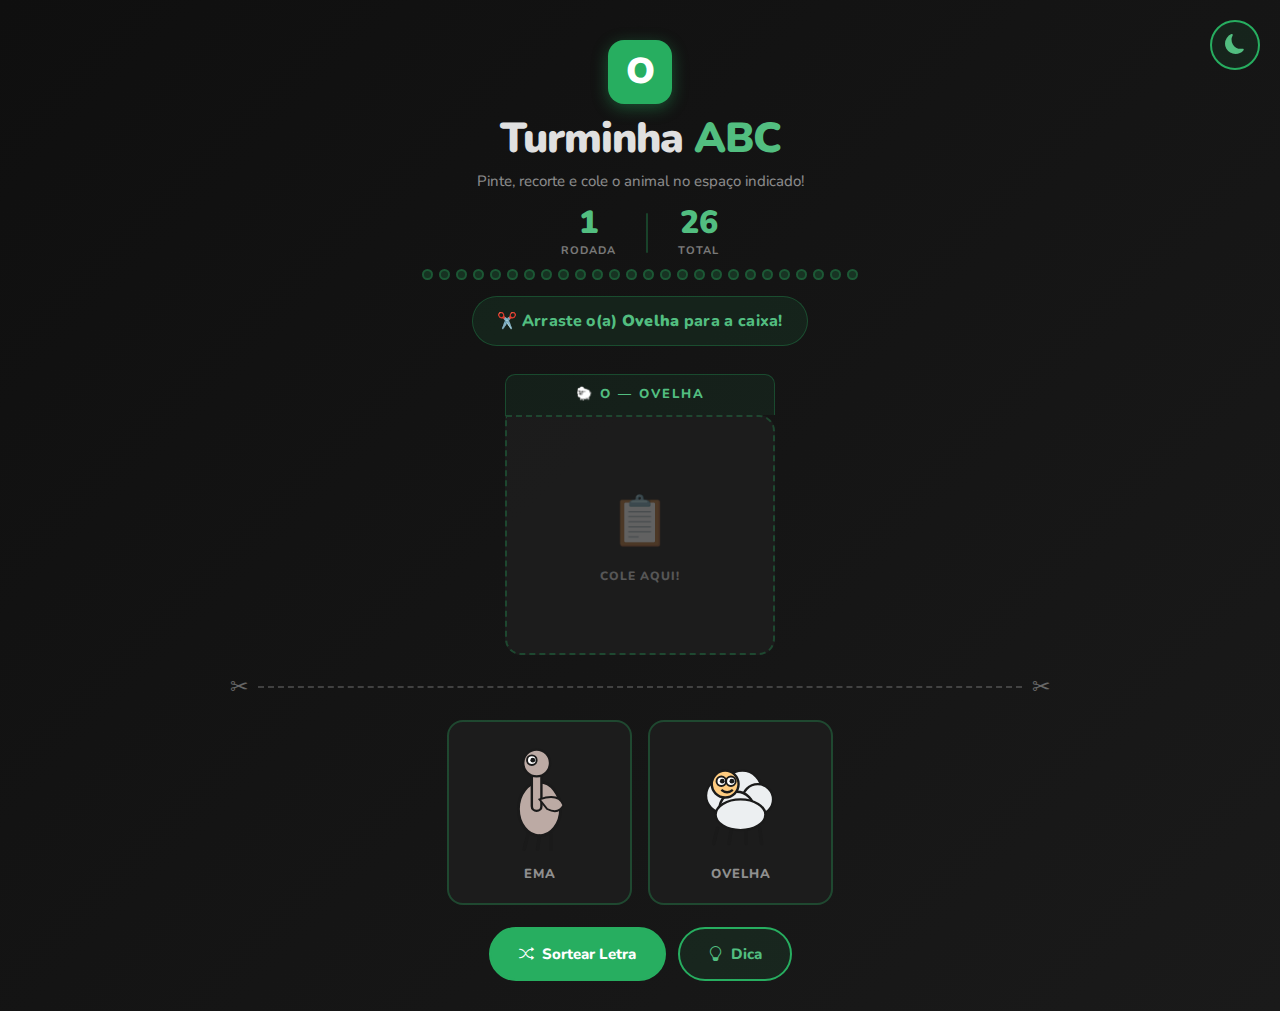
<file: acdario.html>
<!DOCTYPE html>
<html lang="pt-BR">
<head>
  <meta charset="UTF-8" />
  <meta name="viewport" content="width=device-width, initial-scale=1.0, user-scalable=no" />
  <title>Turminha ABC — Recorte e Cole</title>
  <link href="https://cdn.jsdelivr.net/npm/bootstrap@5.3.0/dist/css/bootstrap.min.css" rel="stylesheet" />
  <link rel="stylesheet" href="https://cdn.jsdelivr.net/npm/bootstrap-icons@1.10.0/font/bootstrap-icons.css" />
  <style>
    @import url('https://fonts.googleapis.com/css2?family=Nunito:wght@400;700;800;900&display=swap');

    :root {
      --primary-green:#27AE60; --primary-green-dark:#1E8449; --primary-green-light:#52BE80;
      --dark-card:#1A1A1A; --dark-text:#E0E0E0; --light-card:#FFFFFF; --light-text:#212529;
      --border-color:rgba(39,174,96,.3); --hint-gold:#F0B429;
    }
    *,*::before,*::after{margin:0;padding:0;box-sizing:border-box}

    body{font-family:'Nunito','Segoe UI',sans-serif;min-height:100vh;
      transition:background .4s,color .4s;user-select:none;overflow-x:hidden;touch-action:pan-y}
    body.dark-mode{background:linear-gradient(135deg,#0F0F0F,#1A1A1A);color:var(--dark-text)}
    body.light-mode{background:linear-gradient(135deg,#E8F8F5,#D5F4E6);color:var(--light-text)}

    /* ── Theme ── */
    .theme-toggle{position:fixed;top:20px;right:20px;z-index:1000}
    .btn-theme{width:50px;height:50px;border-radius:50%;border:2px solid var(--primary-green);
      background:rgba(39,174,96,.1);cursor:pointer;font-size:20px;display:flex;
      align-items:center;justify-content:center;transition:all .3s;color:var(--primary-green-light)}
    .btn-theme:hover{transform:scale(1.1);box-shadow:0 5px 15px rgba(39,174,96,.3)}

    /* ── Header ── */
    .game-header{text-align:center;padding:40px 20px 10px}
    .game-title{font-size:42px;font-weight:900;letter-spacing:-1px;margin-bottom:6px}
    .game-title .highlight{color:var(--primary-green-light)}
    .dark-mode  .game-title{color:var(--dark-text)}
    .light-mode .game-title{color:var(--primary-green-dark)}
    .game-subtitle{font-size:15px;opacity:.6;margin-bottom:14px}

    /* Letra badge */
    .letra-badge{display:inline-flex;align-items:center;justify-content:center;
      width:64px;height:64px;border-radius:16px;font-size:36px;font-weight:900;
      background:var(--primary-green);color:#fff;
      box-shadow:0 4px 16px rgba(39,174,96,.4);margin-bottom:10px;
      transition:all .4s cubic-bezier(.34,1.56,.64,1)}

    /* ── Score bar ── */
    .score-bar{display:flex;justify-content:center;align-items:center;gap:30px;margin-bottom:10px}
    .score-item{display:flex;flex-direction:column;align-items:center;gap:4px}
    .score-value{font-size:32px;font-weight:900;color:var(--primary-green-light);line-height:1}
    .score-label{font-size:11px;text-transform:uppercase;letter-spacing:1px;opacity:.5;font-weight:700}
    .score-divider{width:2px;height:40px;background:var(--border-color);border-radius:2px}

    /* ── Progress dots ── */
    .progress-dots{display:flex;justify-content:center;gap:6px;margin:4px 0 16px;flex-wrap:wrap}
    .dot{width:11px;height:11px;border-radius:50%;transition:all .4s}
    .dark-mode  .dot{background:rgba(39,174,96,.2);border:2px solid var(--border-color)}
    .light-mode .dot{background:rgba(39,174,96,.15);border:2px solid rgba(39,174,96,.3)}
    .dot.filled{background:var(--primary-green-light)!important;border-color:var(--primary-green)!important;transform:scale(1.2)}

    /* ── Instruction bar ── */
    .instruction-bar{text-align:center;font-size:16px;font-weight:800;
      padding:12px 24px;border-radius:50px;margin:0 auto 18px;max-width:540px;
      transition:all .4s;letter-spacing:.3px;display:inline-block}
    .dark-mode  .instruction-bar{background:rgba(39,174,96,.1);border:1.5px solid var(--border-color);color:var(--primary-green-light)}
    .light-mode .instruction-bar{background:rgba(39,174,96,.08);border:1.5px solid rgba(39,174,96,.25);color:var(--primary-green-dark)}
    .instruction-bar.hint-mode{background:rgba(255,200,50,.12)!important;border-color:rgba(255,200,50,.5)!important;
      color:#E6A817!important;animation:hintBarPulse 1.3s ease infinite}
    @keyframes hintBarPulse{0%,100%{box-shadow:0 0 0 0 rgba(255,200,50,0)}50%{box-shadow:0 0 0 6px rgba(255,200,50,.12)}}
    .instruction-bar.success-mode{background:rgba(39,174,96,.15)!important;border-color:var(--primary-green)!important;color:var(--primary-green-light)!important}
    .instr-wrap{text-align:center}

    /* ── Game container ── */
    .game-container{max-width:860px;margin:0 auto;padding:0 20px 30px}

    /* Cut line */
    .cut-line{display:flex;align-items:center;gap:10px;padding:8px 0;margin:8px 0}
    .cut-scissor{font-size:22px;opacity:.4}
    .cut-dash{flex:1;height:0;border-top:2px dashed;opacity:.22}
    .dark-mode  .cut-dash{border-color:var(--dark-text)}
    .light-mode .cut-dash{border-color:var(--light-text)}

    /* Drop section */
    .drop-section{display:flex;flex-direction:column;align-items:center;gap:0;margin-bottom:4px}
    .drop-label{font-size:13px;font-weight:800;text-transform:uppercase;letter-spacing:2px;
      padding:10px 24px;border-radius:10px 10px 0 0;color:var(--primary-green-light);
      width:270px;text-align:center;transition:all .4s}
    .dark-mode  .drop-label{background:rgba(39,174,96,.08);border:1px solid var(--border-color);border-bottom:none}
    .light-mode .drop-label{background:rgba(39,174,96,.10);border:1px solid rgba(39,174,96,.2);border-bottom:none}

    .drop-box{width:270px;height:240px;border-radius:0 16px 16px 16px;
      display:flex;align-items:center;justify-content:center;position:relative;
      transition:all .3s cubic-bezier(.34,1.56,.64,1);border:2px dashed transparent}
    .dark-mode  .drop-box{background:rgba(30,30,30,.8);border-color:var(--border-color)}
    .light-mode .drop-box{background:#FFF;border-color:rgba(0,0,0,.1);box-shadow:0 4px 15px rgba(0,0,0,.06)}

    .drop-box.over{border-color:var(--primary-green-light)!important;border-style:solid!important;
      background:rgba(39,174,96,.08)!important;
      box-shadow:0 0 0 3px rgba(39,174,96,.2),0 8px 30px rgba(39,174,96,.2)!important;transform:scale(1.02)}
    .drop-box.correct{border-color:var(--primary-green)!important;border-style:solid!important;
      background:rgba(39,174,96,.18)!important;box-shadow:0 8px 30px rgba(39,174,96,.25)!important;
      pointer-events:none;animation:correctPop .55s cubic-bezier(.34,1.56,.64,1)}
    @keyframes correctPop{0%{transform:scale(1)}40%{transform:scale(1.08)}70%{transform:scale(.97)}100%{transform:scale(1)}}

    .drop-placeholder{display:flex;flex-direction:column;align-items:center;gap:10px;
      opacity:.3;pointer-events:none;transition:opacity .3s}
    .drop-box.correct .drop-placeholder{display:none}
    .drop-placeholder-icon{font-size:48px}
    .drop-placeholder-text{font-size:12px;font-weight:800;text-transform:uppercase;letter-spacing:1px}

    .match-badge{position:absolute;top:10px;right:10px;width:28px;height:28px;border-radius:50%;
      display:none;align-items:center;justify-content:center;font-size:15px;font-weight:900;
      background:var(--primary-green);color:white;box-shadow:0 2px 8px rgba(39,174,96,.4)}
    .drop-box.correct .match-badge{display:flex;animation:badgePop .4s cubic-bezier(.34,1.56,.64,1)}
    @keyframes badgePop{from{transform:scale(0)}to{transform:scale(1)}}

    /* ── Option cards ── */
    .opcoes-wrap{display:flex;flex-wrap:wrap;gap:16px;justify-content:center;margin-top:4px}

    .opcao-card{border-radius:16px;padding:18px;display:flex;flex-direction:column;
      align-items:center;justify-content:center;gap:10px;cursor:grab;position:relative;
      width:185px;min-height:185px;transition:all .3s cubic-bezier(.34,1.56,.64,1);
      border:2px solid transparent;animation:cardIn .4s ease-out both;touch-action:none}
    .opcao-card:active{cursor:grabbing}
    @keyframes cardIn{from{opacity:0;transform:translateY(20px) scale(.95)}to{opacity:1;transform:translateY(0) scale(1)}}
    .dark-mode  .opcao-card{background:rgba(30,30,30,.8);border-color:var(--border-color)}
    .light-mode .opcao-card{background:#FFF;border-color:rgba(0,0,0,.08);box-shadow:0 4px 15px rgba(0,0,0,.06)}
    .opcao-card:hover:not(.usada){transform:translateY(-4px) scale(1.02)}
    .dark-mode  .opcao-card:hover:not(.usada){border-color:var(--primary-green-light);background:rgba(39,174,96,.08);box-shadow:0 8px 25px rgba(39,174,96,.15)}
    .light-mode .opcao-card:hover:not(.usada){border-color:var(--primary-green);box-shadow:0 8px 25px rgba(39,174,96,.2)}
    .opcao-card.dragging-active{opacity:.3;transform:scale(.95);border-color:var(--primary-green-light)!important}
    .opcao-card.usada{opacity:.35;pointer-events:none;filter:grayscale(.6)}
    .opcao-card.hint-glow{border-color:var(--hint-gold)!important;background:rgba(240,180,41,.1)!important;
      box-shadow:0 0 0 3px rgba(240,180,41,.22),0 8px 24px rgba(240,180,41,.18)!important;
      animation:hintCardPulse 1.3s ease infinite!important}
    @keyframes hintCardPulse{0%,100%{transform:scale(1)}50%{transform:scale(1.04)}}

    .opcao-card svg{width:115px;height:115px;pointer-events:none}
    .opcao-nome{font-size:13px;font-weight:800;text-transform:uppercase;letter-spacing:1px;pointer-events:none}
    .dark-mode  .opcao-nome{color:rgba(224,224,224,.6)}
    .light-mode .opcao-nome{color:rgba(33,37,41,.5)}

    /* Ghost */
    #drag-ghost{position:fixed;pointer-events:none;z-index:9999;opacity:.82;
      transform:translate(-50%,-50%) rotate(5deg) scale(1.08);display:none}
    #drag-ghost svg{width:100px;height:100px}

    /* ── Buttons ── */
    .game-actions{display:flex;justify-content:center;gap:12px;margin-top:22px;flex-wrap:wrap}
    .btn-game{padding:14px 28px;border-radius:50px;border:2px solid var(--primary-green);
      font-size:15px;font-weight:800;cursor:pointer;transition:all .3s;
      font-family:'Nunito',sans-serif;display:flex;align-items:center;gap:8px}
    .btn-primary-game{background:var(--primary-green);color:white}
    .btn-primary-game:hover{background:var(--primary-green-dark);transform:translateY(-2px);box-shadow:0 8px 20px rgba(39,174,96,.35)}
    .dark-mode  .btn-secondary-game{background:rgba(39,174,96,.1);color:var(--primary-green-light)}
    .light-mode .btn-secondary-game{background:rgba(39,174,96,.08);color:var(--primary-green-dark)}
    .btn-secondary-game:hover{background:rgba(39,174,96,.2);transform:translateY(-2px)}

    /* ── Win overlay ── */
    .win-overlay{position:fixed;inset:0;background:rgba(0,0,0,.7);backdrop-filter:blur(8px);
      display:flex;align-items:center;justify-content:center;z-index:2000;
      opacity:0;pointer-events:none;transition:opacity .4s}
    .win-overlay.show{opacity:1;pointer-events:all}
    .win-modal{border-radius:24px;padding:50px 40px;text-align:center;max-width:420px;width:90%;
      border:2px solid var(--primary-green);box-shadow:0 20px 60px rgba(39,174,96,.3);
      transform:scale(.8);transition:transform .4s cubic-bezier(.34,1.56,.64,1)}
    .dark-mode  .win-modal{background:var(--dark-card)}
    .light-mode .win-modal{background:white}
    .win-overlay.show .win-modal{transform:scale(1)}
    .win-emoji{font-size:80px;display:block;margin-bottom:16px;animation:winBounce .8s cubic-bezier(.34,1.56,.64,1)}
    @keyframes winBounce{0%{transform:scale(0) rotate(-10deg)}60%{transform:scale(1.15) rotate(5deg)}100%{transform:scale(1) rotate(0)}}
    .win-title{font-size:34px;font-weight:900;color:var(--primary-green-light);margin-bottom:8px}
    .win-stats{font-size:16px;opacity:.7;margin-bottom:28px;line-height:1.6}
    .stars{font-size:40px;margin-bottom:12px;letter-spacing:6px}

    #confetti-canvas{position:fixed;inset:0;pointer-events:none;z-index:5000}

    /* ── Responsive ── */
    @media(max-width:560px){
      .game-title{font-size:28px}
      .drop-box,.drop-label{width:220px}
      .drop-box{height:200px}
      .opcao-card{width:150px;min-height:150px}
      .opcao-card svg{width:90px;height:90px}
      .instruction-bar{font-size:13px;padding:10px 16px}
    }
  </style>
</head>
<body class="dark-mode">
  <div class="theme-toggle"><button id="themeBtn" class="btn-theme"><i class="bi bi-moon-fill"></i></button></div>
  <div id="drag-ghost"></div>
  <canvas id="confetti-canvas"></canvas>

  <!-- Win Modal -->
  <div class="win-overlay" id="winOverlay">
    <div class="win-modal">
      <span class="win-emoji">🏆</span>
      <div class="stars">⭐⭐⭐</div>
      <div class="win-title">Incrível!</div>
      <div class="win-stats" id="winStats"></div>
      <button class="btn-game btn-primary-game" onclick="nextRound()" style="margin:0 auto 12px;display:flex">
        <i class="bi bi-arrow-right-circle"></i> Próxima Letra
      </button>
      <button class="btn-game btn-secondary-game" onclick="restartAll()" style="margin:0 auto;display:flex">
        <i class="bi bi-arrow-clockwise"></i> Reiniciar Tudo
      </button>
    </div>
  </div>

  <!-- Header -->
  <div class="game-header">
    <div class="letra-badge" id="letraBadge">A</div>
    <h1 class="game-title">Turminha <span class="highlight">ABC</span></h1>
    <p class="game-subtitle">Pinte, recorte e cole o animal no espaço indicado!</p>

    <div class="score-bar">
      <div class="score-item">
        <div class="score-value" id="scoreRodada">0</div>
        <div class="score-label">Rodada</div>
      </div>
      <div class="score-divider"></div>
      <div class="score-item">
        <div class="score-value" id="scoreTotal">26</div>
        <div class="score-label">Total</div>
      </div>
    </div>

    <div class="progress-dots" id="progressDots"></div>

    <div class="instr-wrap">
      <span class="instruction-bar" id="instrucaoBar">✂️ Carregando…</span>
    </div>
  </div>

  <!-- Game area -->
  <div class="game-container">
    <div class="drop-section">
      <div class="drop-label" id="dropLabel">🐝 A — Abelha</div>
      <div class="drop-box" id="dropBox"
           ondragover="onDragOver(event)" ondragleave="onDragLeave(event)" ondrop="onDrop(event)">
        <div class="drop-placeholder">
          <span class="drop-placeholder-icon">📋</span>
          <span class="drop-placeholder-text">Cole aqui!</span>
        </div>
        <div class="match-badge"><i class="bi bi-check2"></i></div>
      </div>
    </div>

    <div class="cut-line">
      <span class="cut-scissor">✂</span><div class="cut-dash"></div><span class="cut-scissor">✂</span>
    </div>

    <div class="opcoes-wrap" id="opcoesWrap"></div>

    <div class="game-actions">
      <button class="btn-game btn-primary-game" onclick="nextRound()">
        <i class="bi bi-shuffle"></i> Sortear Letra
      </button>
      <button class="btn-game btn-secondary-game" onclick="requestHint()">
        <i class="bi bi-lightbulb"></i> Dica
      </button>
    </div>
  </div>

<script>
// ════════════════════════════════════════════════
//  AUDIO
// ════════════════════════════════════════════════
let audioCtx=null;
function ensureAudio(){if(!audioCtx)audioCtx=new(window.AudioContext||window.webkitAudioContext)();if(audioCtx.state==='suspended')audioCtx.resume()}
function playTone(f,t,d,v,delay=0){try{ensureAudio();const o=audioCtx.createOscillator(),g=audioCtx.createGain();o.connect(g);g.connect(audioCtx.destination);o.type=t;o.frequency.setValueAtTime(f,audioCtx.currentTime+delay);g.gain.setValueAtTime(0,audioCtx.currentTime+delay);g.gain.linearRampToValueAtTime(v,audioCtx.currentTime+delay+.01);g.gain.exponentialRampToValueAtTime(.001,audioCtx.currentTime+delay+d);o.start(audioCtx.currentTime+delay);o.stop(audioCtx.currentTime+delay+d+.05)}catch(e){}}
function playSoundCorrect(){playTone(523.25,'sine',.28,.30,.00);playTone(659.25,'sine',.28,.30,.11);playTone(783.99,'sine',.32,.30,.22);playTone(1046.5,'sine',.20,.17,.38)}
function playSoundWin(){[[523.25,.17,.00],[523.25,.17,.17],[783.99,.38,.34],[698.46,.17,.76],[659.25,.17,.93],[587.33,.17,1.10],[1046.5,.52,1.27]].forEach(([f,d,t])=>playTone(f,'sine',d,.28,t))}
function playSoundHint(){playTone(392,'sine',.26,.16,.00);playTone(523,'sine',.26,.16,.18)}
function playSoundSelect(){playTone(660,'sine',.08,.10)}

// ════════════════════════════════════════════════
//  DADOS COMPLETOS — A a Z
//  correto: id do card correto, opcoes: [{id,nome,svg}]
// ════════════════════════════════════════════════
const ALFABETO = [
  {
    letra:'A', nome:'Abelha', emoji:'🐝',
    correto:'abelha',
    opcoes:[
      { id:'abelha', nome:'Abelha', svg:`<svg viewBox="0 0 120 120" xmlns="http://www.w3.org/2000/svg">
        <ellipse cx="60" cy="74" rx="25" ry="32" fill="#FFD600" stroke="#1A1A1A" stroke-width="3"/>
        <rect x="35" y="65" width="50" height="9" rx="3" fill="#1A1A1A" opacity=".78"/>
        <rect x="35" y="81" width="50" height="9" rx="3" fill="#1A1A1A" opacity=".78"/>
        <circle cx="60" cy="37" r="20" fill="#FFD600" stroke="#1A1A1A" stroke-width="3"/>
        <circle cx="52" cy="34" r="6" fill="#fff" stroke="#1A1A1A" stroke-width="2.5"/>
        <circle cx="68" cy="34" r="6" fill="#fff" stroke="#1A1A1A" stroke-width="2.5"/>
        <circle cx="53" cy="35" r="3" fill="#1A1A1A"/><circle cx="69" cy="35" r="3" fill="#1A1A1A"/>
        <circle cx="54" cy="34" r="1.2" fill="#fff"/><circle cx="70" cy="34" r="1.2" fill="#fff"/>
        <path d="M52 44 Q60 52 68 44" stroke="#1A1A1A" stroke-width="2.5" fill="none" stroke-linecap="round"/>
        <line x1="52" y1="18" x2="44" y2="8" stroke="#1A1A1A" stroke-width="2.5" stroke-linecap="round"/>
        <circle cx="43" cy="7" r="3.5" fill="#1A1A1A"/>
        <line x1="68" y1="18" x2="76" y2="8" stroke="#1A1A1A" stroke-width="2.5" stroke-linecap="round"/>
        <circle cx="77" cy="7" r="3.5" fill="#1A1A1A"/>
        <ellipse cx="30" cy="55" rx="18" ry="10" fill="#B3E5FC" stroke="#1A1A1A" stroke-width="2.5" opacity=".85"/>
        <ellipse cx="90" cy="55" rx="18" ry="10" fill="#B3E5FC" stroke="#1A1A1A" stroke-width="2.5" opacity=".85"/>
        <polygon points="60,106 55,100 65,100" fill="#1A1A1A"/>
      </svg>` },
      { id:'borboleta', nome:'Borboleta', svg:`<svg viewBox="0 0 120 120" xmlns="http://www.w3.org/2000/svg">
        <ellipse cx="36" cy="44" rx="27" ry="19" fill="#F48FB1" stroke="#1A1A1A" stroke-width="3" transform="rotate(-25,36,44)"/>
        <ellipse cx="84" cy="44" rx="27" ry="19" fill="#F48FB1" stroke="#1A1A1A" stroke-width="3" transform="rotate(25,84,44)"/>
        <ellipse cx="40" cy="75" rx="19" ry="15" fill="#F8BBD0" stroke="#1A1A1A" stroke-width="3" transform="rotate(15,40,75)"/>
        <ellipse cx="80" cy="75" rx="19" ry="15" fill="#F8BBD0" stroke="#1A1A1A" stroke-width="3" transform="rotate(-15,80,75)"/>
        <ellipse cx="60" cy="62" rx="7" ry="24" fill="#1A1A1A"/>
        <circle cx="60" cy="32" r="13" fill="#FFCC80" stroke="#1A1A1A" stroke-width="3"/>
        <circle cx="55" cy="30" r="4" fill="#fff" stroke="#1A1A1A" stroke-width="2"/>
        <circle cx="65" cy="30" r="4" fill="#fff" stroke="#1A1A1A" stroke-width="2"/>
        <circle cx="56" cy="31" r="2" fill="#1A1A1A"/><circle cx="66" cy="31" r="2" fill="#1A1A1A"/>
        <path d="M55 37 Q60 43 65 37" stroke="#1A1A1A" stroke-width="2" fill="none" stroke-linecap="round"/>
        <line x1="57" y1="20" x2="51" y2="12" stroke="#1A1A1A" stroke-width="2" stroke-linecap="round"/>
        <circle cx="50" cy="11" r="3" fill="#E91E63"/>
        <line x1="63" y1="20" x2="69" y2="12" stroke="#1A1A1A" stroke-width="2" stroke-linecap="round"/>
        <circle cx="70" cy="11" r="3" fill="#E91E63"/>
      </svg>` }
    ]
  },
  {
    letra:'B', nome:'Baleia', emoji:'🐋',
    correto:'baleia',
    opcoes:[
      { id:'baleia', nome:'Baleia', svg:`<svg viewBox="0 0 120 120" xmlns="http://www.w3.org/2000/svg">
        <ellipse cx="58" cy="70" rx="45" ry="28" fill="#90CAF9" stroke="#1A1A1A" stroke-width="3"/>
        <path d="M103 65 Q115 55 112 75 Q108 85 100 78 Z" fill="#90CAF9" stroke="#1A1A1A" stroke-width="2.5"/>
        <circle cx="40" cy="62" r="8" fill="#fff" stroke="#1A1A1A" stroke-width="2.5"/>
        <circle cx="42" cy="62" r="4" fill="#1A1A1A"/>
        <circle cx="43" cy="61" r="1.5" fill="#fff"/>
        <path d="M35 75 Q42 82 50 75" stroke="#1A1A1A" stroke-width="2.5" fill="none" stroke-linecap="round"/>
        <path d="M55 42 Q60 30 65 42" stroke="#90CAF9" stroke-width="8" fill="none" stroke-linecap="round"/>
        <path d="M55 42 Q60 30 65 42" stroke="#1A1A1A" stroke-width="2.5" fill="none" stroke-linecap="round"/>
        <circle cx="44" cy="58" r="2" fill="#1A1A1A" opacity=".4"/>
        <circle cx="50" cy="65" r="2.5" fill="#1A1A1A" opacity=".3"/>
        <circle cx="38" cy="70" r="1.8" fill="#1A1A1A" opacity=".35"/>
        <path d="M18 88 Q30 78 45 88" fill="#64B5F6" stroke="#1A1A1A" stroke-width="2"/>
      </svg>` },
      { id:'peixe', nome:'Peixe', svg:`<svg viewBox="0 0 120 120" xmlns="http://www.w3.org/2000/svg">
        <ellipse cx="55" cy="65" rx="35" ry="22" fill="#FFCC80" stroke="#1A1A1A" stroke-width="3"/>
        <polygon points="90,65 108,50 108,80" fill="#FFCC80" stroke="#1A1A1A" stroke-width="2.5" stroke-linejoin="round"/>
        <circle cx="36" cy="60" r="6" fill="#fff" stroke="#1A1A1A" stroke-width="2.5"/>
        <circle cx="37" cy="60" r="3" fill="#1A1A1A"/>
        <circle cx="38" cy="59" r="1.2" fill="#fff"/>
        <line x1="55" y1="45" x2="55" y2="85" stroke="#1A1A1A" stroke-width="1.5" opacity=".4"/>
        <line x1="67" y1="46" x2="67" y2="84" stroke="#1A1A1A" stroke-width="1.5" opacity=".4"/>
        <line x1="43" y1="46" x2="43" y2="84" stroke="#1A1A1A" stroke-width="1.5" opacity=".4"/>
        <path d="M30 53 Q50 43 70 53" stroke="#1A1A1A" stroke-width="2" fill="none"/>
        <path d="M32 57 Q52 47 72 57" stroke="#1A1A1A" stroke-width="1.5" fill="none" opacity=".5"/>
      </svg>` }
    ]
  },
  {
    letra:'C', nome:'Cachorro', emoji:'🐕',
    correto:'cachorro',
    opcoes:[
      { id:'cachorro', nome:'Cachorro', svg:`<svg viewBox="0 0 120 120" xmlns="http://www.w3.org/2000/svg">
        <ellipse cx="62" cy="80" rx="30" ry="22" fill="#FFCC80" stroke="#1A1A1A" stroke-width="3"/>
        <circle cx="62" cy="50" r="24" fill="#FFCC80" stroke="#1A1A1A" stroke-width="3"/>
        <ellipse cx="42" cy="35" rx="10" ry="16" fill="#FF8A65" stroke="#1A1A1A" stroke-width="2.5" transform="rotate(-15,42,35)"/>
        <ellipse cx="82" cy="35" rx="10" ry="16" fill="#FF8A65" stroke="#1A1A1A" stroke-width="2.5" transform="rotate(15,82,35)"/>
        <circle cx="54" cy="47" r="6" fill="#fff" stroke="#1A1A1A" stroke-width="2.5"/>
        <circle cx="70" cy="47" r="6" fill="#fff" stroke="#1A1A1A" stroke-width="2.5"/>
        <circle cx="55" cy="48" r="3" fill="#1A1A1A"/><circle cx="71" cy="48" r="3" fill="#1A1A1A"/>
        <circle cx="56" cy="47" r="1.2" fill="#fff"/><circle cx="72" cy="47" r="1.2" fill="#fff"/>
        <ellipse cx="62" cy="57" rx="8" ry="6" fill="#FF8A65" stroke="#1A1A1A" stroke-width="2"/>
        <path d="M54 63 Q62 70 70 63" stroke="#1A1A1A" stroke-width="2.5" fill="none" stroke-linecap="round"/>
        <line x1="44" y1="58" x2="28" y2="54" stroke="#1A1A1A" stroke-width="1.5" stroke-linecap="round"/>
        <line x1="44" y1="62" x2="28" y2="62" stroke="#1A1A1A" stroke-width="1.5" stroke-linecap="round"/>
        <line x1="44" y1="66" x2="28" y2="70" stroke="#1A1A1A" stroke-width="1.5" stroke-linecap="round"/>
        <line x1="45" y1="95" x2="38" y2="110" stroke="#1A1A1A" stroke-width="3" stroke-linecap="round"/>
        <line x1="60" y1="100" x2="55" y2="110" stroke="#1A1A1A" stroke-width="3" stroke-linecap="round"/>
        <line x1="75" y1="100" x2="72" y2="110" stroke="#1A1A1A" stroke-width="3" stroke-linecap="round"/>
        <path d="M85 88 Q98 80 100 92" stroke="#1A1A1A" stroke-width="2.5" fill="none"/>
      </svg>` },
      { id:'tartaruga2', nome:'Tartaruga', svg:`<svg viewBox="0 0 120 120" xmlns="http://www.w3.org/2000/svg">
        <ellipse cx="60" cy="68" rx="34" ry="26" fill="#66BB6A" stroke="#1A1A1A" stroke-width="3"/>
        <path d="M35 68 Q60 45 85 68 Q60 91 35 68Z" fill="#A5D6A7" stroke="#1A1A1A" stroke-width="2"/>
        <line x1="60" y1="45" x2="60" y2="91" stroke="#1A1A1A" stroke-width="1.5" opacity=".5"/>
        <line x1="36" y1="68" x2="84" y2="68" stroke="#1A1A1A" stroke-width="1.5" opacity=".5"/>
        <circle cx="60" cy="40" r="12" fill="#FFCC80" stroke="#1A1A1A" stroke-width="2.5"/>
        <circle cx="56" cy="38" r="3" fill="#1A1A1A"/><circle cx="64" cy="38" r="3" fill="#1A1A1A"/>
        <path d="M55 44 Q60 48 65 44" stroke="#1A1A1A" stroke-width="2" fill="none"/>
        <line x1="32" y1="58" x2="18" y2="52" stroke="#1A1A1A" stroke-width="3" stroke-linecap="round"/>
        <line x1="32" y1="78" x2="18" y2="84" stroke="#1A1A1A" stroke-width="3" stroke-linecap="round"/>
        <line x1="88" y1="58" x2="102" y2="52" stroke="#1A1A1A" stroke-width="3" stroke-linecap="round"/>
        <line x1="88" y1="78" x2="102" y2="84" stroke="#1A1A1A" stroke-width="3" stroke-linecap="round"/>
        <line x1="60" y1="94" x2="60" y2="108" stroke="#1A1A1A" stroke-width="3" stroke-linecap="round"/>
      </svg>` }
    ]
  },
  {
    letra:'D', nome:'Dinossauro', emoji:'🦕',
    correto:'dino',
    opcoes:[
      { id:'dino', nome:'Dinossauro', svg:`<svg viewBox="0 0 120 120" xmlns="http://www.w3.org/2000/svg">
        <ellipse cx="55" cy="78" rx="30" ry="24" fill="#81C784" stroke="#1A1A1A" stroke-width="3"/>
        <circle cx="55" cy="46" r="22" fill="#81C784" stroke="#1A1A1A" stroke-width="3"/>
        <path d="M44 26 Q47 16 50 26" fill="#A5D6A7" stroke="#1A1A1A" stroke-width="2.5"/>
        <path d="M55 24 Q58 14 61 24" fill="#A5D6A7" stroke="#1A1A1A" stroke-width="2.5"/>
        <path d="M66 26 Q69 17 72 26" fill="#A5D6A7" stroke="#1A1A1A" stroke-width="2.5"/>
        <circle cx="47" cy="41" r="6" fill="#fff" stroke="#1A1A1A" stroke-width="2.5"/>
        <circle cx="63" cy="41" r="6" fill="#fff" stroke="#1A1A1A" stroke-width="2.5"/>
        <circle cx="48" cy="42" r="3" fill="#1A1A1A"/><circle cx="64" cy="42" r="3" fill="#1A1A1A"/>
        <circle cx="49" cy="41" r="1.2" fill="#fff"/><circle cx="65" cy="41" r="1.2" fill="#fff"/>
        <path d="M47 53 Q55 60 63 53" stroke="#1A1A1A" stroke-width="2.5" fill="none" stroke-linecap="round"/>
        <path d="M73 55 Q84 48 88 60 Q84 68 76 64 Z" fill="#81C784" stroke="#1A1A1A" stroke-width="2"/>
        <line x1="42" y1="100" x2="36" y2="114" stroke="#1A1A1A" stroke-width="3.5" stroke-linecap="round"/>
        <line x1="58" y1="102" x2="55" y2="114" stroke="#1A1A1A" stroke-width="3.5" stroke-linecap="round"/>
        <line x1="72" y1="100" x2="70" y2="114" stroke="#1A1A1A" stroke-width="3.5" stroke-linecap="round"/>
      </svg>` },
      { id:'tricera', nome:'Triceratops', svg:`<svg viewBox="0 0 120 120" xmlns="http://www.w3.org/2000/svg">
        <ellipse cx="60" cy="78" rx="38" ry="24" fill="#A5D6A7" stroke="#1A1A1A" stroke-width="3"/>
        <ellipse cx="38" cy="54" rx="26" ry="20" fill="#A5D6A7" stroke="#1A1A1A" stroke-width="3"/>
        <path d="M20 40 L14 22 L26 36 Z" fill="#C8E6C9" stroke="#1A1A1A" stroke-width="2"/>
        <path d="M34 28 L30 10 L42 26 Z" fill="#C8E6C9" stroke="#1A1A1A" stroke-width="2"/>
        <path d="M48 30 L48 14 L58 28 Z" fill="#C8E6C9" stroke="#1A1A1A" stroke-width="2.5"/>
        <circle cx="30" cy="52" r="6" fill="#fff" stroke="#1A1A1A" stroke-width="2.5"/>
        <circle cx="31" cy="52" r="3" fill="#1A1A1A"/>
        <path d="M24 62 Q34 70 44 62" stroke="#1A1A1A" stroke-width="2.5" fill="none"/>
        <line x1="28" y1="98" x2="22" y2="112" stroke="#1A1A1A" stroke-width="3.5" stroke-linecap="round"/>
        <line x1="48" y1="102" x2="46" y2="114" stroke="#1A1A1A" stroke-width="3.5" stroke-linecap="round"/>
        <line x1="72" y1="102" x2="70" y2="114" stroke="#1A1A1A" stroke-width="3.5" stroke-linecap="round"/>
        <line x1="92" y1="98" x2="92" y2="112" stroke="#1A1A1A" stroke-width="3.5" stroke-linecap="round"/>
        <path d="M86 78 Q100 70 104 84 Q100 94 92 90 Z" fill="#A5D6A7" stroke="#1A1A1A" stroke-width="2"/>
      </svg>` }
    ]
  },
  {
    letra:'E', nome:'Elefante', emoji:'🐘',
    correto:'elefante',
    opcoes:[
      { id:'elefante', nome:'Elefante', svg:`<svg viewBox="0 0 120 120" xmlns="http://www.w3.org/2000/svg">
        <ellipse cx="62" cy="78" rx="34" ry="26" fill="#B0BEC5" stroke="#1A1A1A" stroke-width="3"/>
        <circle cx="62" cy="46" r="24" fill="#B0BEC5" stroke="#1A1A1A" stroke-width="3"/>
        <ellipse cx="34" cy="38" rx="12" ry="20" fill="#90A4AE" stroke="#1A1A1A" stroke-width="2.5" transform="rotate(-20,34,38)"/>
        <ellipse cx="90" cy="38" rx="12" ry="20" fill="#90A4AE" stroke="#1A1A1A" stroke-width="2.5" transform="rotate(20,90,38)"/>
        <path d="M50 60 Q44 72 46 84 Q50 90 52 84 Q54 78 50 72" fill="#B0BEC5" stroke="#1A1A1A" stroke-width="2.5"/>
        <circle cx="54" cy="42" r="6" fill="#fff" stroke="#1A1A1A" stroke-width="2.5"/>
        <circle cx="70" cy="42" r="6" fill="#fff" stroke="#1A1A1A" stroke-width="2.5"/>
        <circle cx="55" cy="43" r="3" fill="#1A1A1A"/><circle cx="71" cy="43" r="3" fill="#1A1A1A"/>
        <circle cx="56" cy="42" r="1.2" fill="#fff"/><circle cx="72" cy="42" r="1.2" fill="#fff"/>
        <line x1="40" y1="100" x2="33" y2="114" stroke="#1A1A1A" stroke-width="4" stroke-linecap="round"/>
        <line x1="58" y1="103" x2="55" y2="114" stroke="#1A1A1A" stroke-width="4" stroke-linecap="round"/>
        <line x1="72" y1="103" x2="72" y2="114" stroke="#1A1A1A" stroke-width="4" stroke-linecap="round"/>
        <line x1="88" y1="100" x2="88" y2="114" stroke="#1A1A1A" stroke-width="4" stroke-linecap="round"/>
      </svg>` },
      { id:'panda', nome:'Panda', svg:`<svg viewBox="0 0 120 120" xmlns="http://www.w3.org/2000/svg">
        <circle cx="60" cy="64" r="32" fill="#fff" stroke="#1A1A1A" stroke-width="3"/>
        <circle cx="38" cy="46" r="14" fill="#1A1A1A"/>
        <circle cx="82" cy="46" r="14" fill="#1A1A1A"/>
        <circle cx="38" cy="44" r="7" fill="#fff"/>
        <circle cx="82" cy="44" r="7" fill="#fff"/>
        <circle cx="39" cy="44" r="4" fill="#1A1A1A"/><circle cx="83" cy="44" r="4" fill="#1A1A1A"/>
        <circle cx="40" cy="43" r="1.5" fill="#fff"/><circle cx="84" cy="43" r="1.5" fill="#fff"/>
        <ellipse cx="60" cy="72" rx="12" ry="9" fill="#ffcdd2" stroke="#1A1A1A" stroke-width="2"/>
        <path d="M52 78 Q60 86 68 78" stroke="#1A1A1A" stroke-width="2.5" fill="none" stroke-linecap="round"/>
        <circle cx="36" cy="28" r="11" fill="#1A1A1A"/>
        <circle cx="84" cy="28" r="11" fill="#1A1A1A"/>
        <circle cx="60" cy="96" r="8" fill="#fff" stroke="#1A1A1A" stroke-width="2"/>
      </svg>` }
    ]
  },
  {
    letra:'F', nome:'Formiga', emoji:'🐜',
    correto:'formiga',
    opcoes:[
      { id:'formiga', nome:'Formiga', svg:`<svg viewBox="0 0 120 120" xmlns="http://www.w3.org/2000/svg">
        <circle cx="78" cy="38" r="14" fill="#1A1A1A" stroke="#424242" stroke-width="1.5"/>
        <circle cx="68" cy="62" r="12" fill="#1A1A1A" stroke="#424242" stroke-width="1.5"/>
        <ellipse cx="52" cy="82" rx="20" ry="15" fill="#1A1A1A" stroke="#424242" stroke-width="1.5"/>
        <circle cx="73" cy="34" r="5" fill="#fff"/><circle cx="74" cy="34" r="3" fill="#1A1A1A"/>
        <circle cx="83" cy="34" r="5" fill="#fff"/><circle cx="84" cy="34" r="3" fill="#1A1A1A"/>
        <path d="M74 44 Q70 54 66 52" stroke="#1A1A1A" stroke-width="2"/>
        <line x1="80" y1="28" x2="86" y2="16" stroke="#1A1A1A" stroke-width="2" stroke-linecap="round"/>
        <circle cx="87" cy="15" r="3" fill="#1A1A1A"/>
        <line x1="74" y1="26" x2="70" y2="14" stroke="#1A1A1A" stroke-width="2" stroke-linecap="round"/>
        <circle cx="70" cy="13" r="3" fill="#1A1A1A"/>
        <line x1="76" y1="54" x2="92" y2="46" stroke="#1A1A1A" stroke-width="2" stroke-linecap="round"/>
        <line x1="76" y1="60" x2="94" y2="58" stroke="#1A1A1A" stroke-width="2" stroke-linecap="round"/>
        <line x1="76" y1="66" x2="92" y2="72" stroke="#1A1A1A" stroke-width="2" stroke-linecap="round"/>
        <line x1="60" y1="54" x2="44" y2="46" stroke="#1A1A1A" stroke-width="2" stroke-linecap="round"/>
        <line x1="60" y1="60" x2="42" y2="60" stroke="#1A1A1A" stroke-width="2" stroke-linecap="round"/>
        <line x1="60" y1="66" x2="44" y2="72" stroke="#1A1A1A" stroke-width="2" stroke-linecap="round"/>
      </svg>` },
      { id:'caracol', nome:'Caracol', svg:`<svg viewBox="0 0 120 120" xmlns="http://www.w3.org/2000/svg">
        <ellipse cx="50" cy="82" rx="28" ry="14" fill="#FFCC80" stroke="#1A1A1A" stroke-width="2.5"/>
        <path d="M72 76 Q90 60 82 42 Q74 24 58 28 Q42 32 40 48 Q38 64 52 70 Q66 76 74 66 Q82 56 76 48 Q70 40 62 44 Q54 48 56 56 Q58 62 64 60 Q70 58 68 54" fill="none" stroke="#1A1A1A" stroke-width="3" stroke-linecap="round"/>
        <circle cx="40" cy="70" r="8" fill="#FFCC80" stroke="#1A1A1A" stroke-width="2.5"/>
        <circle cx="36" cy="67" r="3" fill="#fff" stroke="#1A1A1A" stroke-width="1.5"/>
        <circle cx="37" cy="67" r="1.5" fill="#1A1A1A"/>
        <line x1="32" y1="62" x2="26" y2="52" stroke="#1A1A1A" stroke-width="2" stroke-linecap="round"/>
        <circle cx="26" cy="51" r="3" fill="#1A1A1A"/>
        <path d="M30 78 Q20 88 22 96" stroke="#FFCC80" stroke-width="5" fill="none"/>
        <path d="M30 78 Q20 88 22 96" stroke="#1A1A1A" stroke-width="2" fill="none"/>
      </svg>` }
    ]
  },
  {
    letra:'G', nome:'Girafa', emoji:'🦒',
    correto:'girafa',
    opcoes:[
      { id:'girafa', nome:'Girafa', svg:`<svg viewBox="0 0 120 120" xmlns="http://www.w3.org/2000/svg">
        <ellipse cx="68" cy="90" rx="22" ry="16" fill="#FFD54F" stroke="#1A1A1A" stroke-width="3"/>
        <rect x="56" y="40" width="16" height="52" rx="8" fill="#FFD54F" stroke="#1A1A1A" stroke-width="2.5"/>
        <circle cx="64" cy="30" r="18" fill="#FFD54F" stroke="#1A1A1A" stroke-width="3"/>
        <line x1="58" y1="14" x2="55" y2="6" stroke="#1A1A1A" stroke-width="2.5" stroke-linecap="round"/>
        <circle cx="54" cy="5" r="3" fill="#FF8A65"/>
        <line x1="70" y1="14" x2="73" y2="6" stroke="#1A1A1A" stroke-width="2.5" stroke-linecap="round"/>
        <circle cx="74" cy="5" r="3" fill="#FF8A65"/>
        <circle cx="57" cy="27" r="6" fill="#fff" stroke="#1A1A1A" stroke-width="2.5"/>
        <circle cx="71" cy="27" r="6" fill="#fff" stroke="#1A1A1A" stroke-width="2.5"/>
        <circle cx="58" cy="28" r="3" fill="#1A1A1A"/><circle cx="72" cy="28" r="3" fill="#1A1A1A"/>
        <circle cx="59" cy="27" r="1.2" fill="#fff"/><circle cx="73" cy="27" r="1.2" fill="#fff"/>
        <path d="M57 38 Q64 44 71 38" stroke="#1A1A1A" stroke-width="2" fill="none"/>
        <ellipse cx="58" cy="62" rx="5" ry="8" fill="#FF8A65" opacity=".5"/>
        <ellipse cx="70" cy="70" rx="5" ry="8" fill="#FF8A65" opacity=".5"/>
        <ellipse cx="62" cy="80" rx="4" ry="6" fill="#FF8A65" opacity=".5"/>
        <line x1="52" y1="104" x2="48" y2="116" stroke="#1A1A1A" stroke-width="3.5" stroke-linecap="round"/>
        <line x1="64" y1="106" x2="62" y2="116" stroke="#1A1A1A" stroke-width="3.5" stroke-linecap="round"/>
        <line x1="76" y1="106" x2="76" y2="116" stroke="#1A1A1A" stroke-width="3.5" stroke-linecap="round"/>
        <line x1="86" y1="104" x2="88" y2="116" stroke="#1A1A1A" stroke-width="3.5" stroke-linecap="round"/>
      </svg>` },
      { id:'ema', nome:'Ema', svg:`<svg viewBox="0 0 120 120" xmlns="http://www.w3.org/2000/svg">
        <ellipse cx="60" cy="72" rx="22" ry="28" fill="#BCAAA4" stroke="#1A1A1A" stroke-width="3"/>
        <rect x="52" y="30" width="10" height="44" rx="5" fill="#BCAAA4" stroke="#1A1A1A" stroke-width="2.5"/>
        <circle cx="57" cy="24" r="14" fill="#BCAAA4" stroke="#1A1A1A" stroke-width="2.5"/>
        <circle cx="52" cy="21" r="5" fill="#fff" stroke="#1A1A1A" stroke-width="2"/>
        <circle cx="53" cy="21" r="2.5" fill="#1A1A1A"/>
        <path d="M50 29 Q57 34 64 29" stroke="#1A1A1A" stroke-width="2" fill="none"/>
        <path d="M60 62 Q80 55 85 68 Q80 78 68 72 Z" fill="#BCAAA4" stroke="#1A1A1A" stroke-width="2"/>
        <path d="M60 70 Q76 64 80 74" fill="#A1887F" stroke="#1A1A1A" stroke-width="1.5"/>
        <line x1="48" y1="98" x2="44" y2="114" stroke="#1A1A1A" stroke-width="3.5" stroke-linecap="round"/>
        <line x1="60" y1="100" x2="58" y2="114" stroke="#1A1A1A" stroke-width="3.5" stroke-linecap="round"/>
        <line x1="72" y1="98" x2="72" y2="114" stroke="#1A1A1A" stroke-width="3.5" stroke-linecap="round"/>
      </svg>` }
    ]
  },
  {
    letra:'H', nome:'Hipopótamo', emoji:'🦛',
    correto:'hippo',
    opcoes:[
      { id:'hippo', nome:'Hipopótamo', svg:`<svg viewBox="0 0 120 120" xmlns="http://www.w3.org/2000/svg">
        <ellipse cx="60" cy="78" rx="40" ry="28" fill="#CE93D8" stroke="#1A1A1A" stroke-width="3"/>
        <ellipse cx="60" cy="56" rx="32" ry="26" fill="#CE93D8" stroke="#1A1A1A" stroke-width="3"/>
        <ellipse cx="40" cy="42" rx="12" ry="16" fill="#CE93D8" stroke="#1A1A1A" stroke-width="2.5"/>
        <ellipse cx="80" cy="42" rx="12" ry="16" fill="#CE93D8" stroke="#1A1A1A" stroke-width="2.5"/>
        <ellipse cx="60" cy="70" rx="24" ry="14" fill="#BA68C8" stroke="#1A1A1A" stroke-width="2"/>
        <circle cx="48" cy="52" r="7" fill="#fff" stroke="#1A1A1A" stroke-width="2.5"/>
        <circle cx="72" cy="52" r="7" fill="#fff" stroke="#1A1A1A" stroke-width="2.5"/>
        <circle cx="49" cy="53" r="3.5" fill="#1A1A1A"/><circle cx="73" cy="53" r="3.5" fill="#1A1A1A"/>
        <circle cx="50" cy="52" r="1.5" fill="#fff"/><circle cx="74" cy="52" r="1.5" fill="#fff"/>
        <ellipse cx="60" cy="68" rx="14" ry="8" fill="#E1BEE7" stroke="#1A1A1A" stroke-width="2"/>
        <circle cx="55" cy="67" r="2.5" fill="#1A1A1A"/><circle cx="65" cy="67" r="2.5" fill="#1A1A1A"/>
        <line x1="30" y1="102" x2="24" y2="114" stroke="#1A1A1A" stroke-width="4" stroke-linecap="round"/>
        <line x1="50" y1="106" x2="47" y2="114" stroke="#1A1A1A" stroke-width="4" stroke-linecap="round"/>
        <line x1="70" y1="106" x2="70" y2="114" stroke="#1A1A1A" stroke-width="4" stroke-linecap="round"/>
        <line x1="90" y1="102" x2="92" y2="114" stroke="#1A1A1A" stroke-width="4" stroke-linecap="round"/>
      </svg>` },
      { id:'ema2', nome:'Ema', svg:`<svg viewBox="0 0 120 120" xmlns="http://www.w3.org/2000/svg">
        <ellipse cx="60" cy="72" rx="22" ry="28" fill="#BCAAA4" stroke="#1A1A1A" stroke-width="3"/>
        <rect x="52" y="30" width="10" height="44" rx="5" fill="#BCAAA4" stroke="#1A1A1A" stroke-width="2.5"/>
        <circle cx="57" cy="24" r="14" fill="#BCAAA4" stroke="#1A1A1A" stroke-width="2.5"/>
        <circle cx="52" cy="21" r="5" fill="#fff" stroke="#1A1A1A" stroke-width="2"/>
        <circle cx="53" cy="21" r="2.5" fill="#1A1A1A"/>
        <path d="M60 62 Q80 55 85 68 Q80 78 68 72 Z" fill="#BCAAA4" stroke="#1A1A1A" stroke-width="2"/>
        <line x1="48" y1="98" x2="44" y2="114" stroke="#1A1A1A" stroke-width="3.5" stroke-linecap="round"/>
        <line x1="60" y1="100" x2="58" y2="114" stroke="#1A1A1A" stroke-width="3.5" stroke-linecap="round"/>
        <line x1="72" y1="98" x2="72" y2="114" stroke="#1A1A1A" stroke-width="3.5" stroke-linecap="round"/>
      </svg>` }
    ]
  },
  {
    letra:'I', nome:'Iguana', emoji:'🦎',
    correto:'iguana',
    opcoes:[
      { id:'iguana', nome:'Iguana', svg:`<svg viewBox="0 0 120 120" xmlns="http://www.w3.org/2000/svg">
        <ellipse cx="58" cy="72" rx="36" ry="20" fill="#66BB6A" stroke="#1A1A1A" stroke-width="3"/>
        <circle cx="40" cy="52" r="18" fill="#66BB6A" stroke="#1A1A1A" stroke-width="3"/>
        <path d="M55 65 Q80 55 100 70 Q90 80 70 75 Z" fill="#66BB6A" stroke="#1A1A1A" stroke-width="2"/>
        <path d="M36 34 L34 22 L40 33" fill="#81C784" stroke="#1A1A1A" stroke-width="1.5"/>
        <path d="M44 32 L44 20 L50 32" fill="#81C784" stroke="#1A1A1A" stroke-width="1.5"/>
        <circle cx="33" cy="49" r="6" fill="#fff" stroke="#1A1A1A" stroke-width="2.5"/>
        <circle cx="34" cy="49" r="3" fill="#1A1A1A"/>
        <circle cx="35" cy="48" r="1.2" fill="#fff"/>
        <line x1="28" y1="46" x2="18" y2="40" stroke="#1A1A1A" stroke-width="2" stroke-linecap="round"/>
        <line x1="28" y1="52" x2="16" y2="54" stroke="#1A1A1A" stroke-width="2" stroke-linecap="round"/>
        <line x1="40" y1="88" x2="36" y2="102" stroke="#1A1A1A" stroke-width="3" stroke-linecap="round"/>
        <line x1="54" y1="92" x2="52" y2="104" stroke="#1A1A1A" stroke-width="3" stroke-linecap="round"/>
        <line x1="68" y1="90" x2="68" y2="104" stroke="#1A1A1A" stroke-width="3" stroke-linecap="round"/>
        <line x1="80" y1="86" x2="82" y2="100" stroke="#1A1A1A" stroke-width="3" stroke-linecap="round"/>
        <line x1="93" y1="76" x2="108" y2="84" stroke="#66BB6A" stroke-width="6" stroke-linecap="round"/>
        <line x1="93" y1="76" x2="108" y2="84" stroke="#1A1A1A" stroke-width="2" stroke-linecap="round"/>
      </svg>` },
      { id:'ema3', nome:'Ema', svg:`<svg viewBox="0 0 120 120" xmlns="http://www.w3.org/2000/svg">
        <ellipse cx="60" cy="72" rx="22" ry="28" fill="#BCAAA4" stroke="#1A1A1A" stroke-width="3"/>
        <rect x="52" y="30" width="10" height="44" rx="5" fill="#BCAAA4" stroke="#1A1A1A" stroke-width="2.5"/>
        <circle cx="57" cy="24" r="14" fill="#BCAAA4" stroke="#1A1A1A" stroke-width="2.5"/>
        <circle cx="52" cy="21" r="5" fill="#fff" stroke="#1A1A1A" stroke-width="2"/>
        <circle cx="53" cy="21" r="2.5" fill="#1A1A1A"/>
        <path d="M60 62 Q80 55 85 68 Q80 78 68 72 Z" fill="#BCAAA4" stroke="#1A1A1A" stroke-width="2"/>
        <line x1="48" y1="98" x2="44" y2="114" stroke="#1A1A1A" stroke-width="3.5" stroke-linecap="round"/>
        <line x1="60" y1="100" x2="58" y2="114" stroke="#1A1A1A" stroke-width="3.5" stroke-linecap="round"/>
        <line x1="72" y1="98" x2="72" y2="114" stroke="#1A1A1A" stroke-width="3.5" stroke-linecap="round"/>
      </svg>` }
    ]
  },
  {
    letra:'J', nome:'Joaninha', emoji:'🐞',
    correto:'joaninha',
    opcoes:[
      { id:'joaninha', nome:'Joaninha', svg:`<svg viewBox="0 0 120 120" xmlns="http://www.w3.org/2000/svg">
        <ellipse cx="60" cy="74" rx="34" ry="28" fill="#EF5350" stroke="#1A1A1A" stroke-width="3"/>
        <line x1="60" y1="48" x2="60" y2="102" stroke="#1A1A1A" stroke-width="3"/>
        <circle cx="44" cy="68" r="7" fill="#1A1A1A"/>
        <circle cx="76" cy="68" r="7" fill="#1A1A1A"/>
        <circle cx="44" cy="84" r="6" fill="#1A1A1A"/>
        <circle cx="76" cy="84" r="6" fill="#1A1A1A"/>
        <circle cx="58" cy="56" r="5" fill="#1A1A1A"/>
        <circle cx="60" cy="46" r="18" fill="#1A1A1A" stroke="#1A1A1A" stroke-width="2"/>
        <circle cx="52" cy="42" r="6" fill="#fff"/><circle cx="53" cy="42" r="3.5" fill="#1A1A1A"/>
        <circle cx="68" cy="42" r="6" fill="#fff"/><circle cx="69" cy="42" r="3.5" fill="#1A1A1A"/>
        <line x1="54" y1="28" x2="50" y2="18" stroke="#1A1A1A" stroke-width="2" stroke-linecap="round"/>
        <circle cx="50" cy="17" r="3.5" fill="#1A1A1A"/>
        <line x1="66" y1="28" x2="70" y2="18" stroke="#1A1A1A" stroke-width="2" stroke-linecap="round"/>
        <circle cx="70" cy="17" r="3.5" fill="#1A1A1A"/>
      </svg>` },
      { id:'lagarta', nome:'Lagarta', svg:`<svg viewBox="0 0 120 120" xmlns="http://www.w3.org/2000/svg">
        <circle cx="24" cy="70" r="14" fill="#66BB6A" stroke="#1A1A1A" stroke-width="2.5"/>
        <circle cx="46" cy="68" r="14" fill="#81C784" stroke="#1A1A1A" stroke-width="2.5"/>
        <circle cx="68" cy="70" r="14" fill="#66BB6A" stroke="#1A1A1A" stroke-width="2.5"/>
        <circle cx="88" cy="68" r="13" fill="#81C784" stroke="#1A1A1A" stroke-width="2.5"/>
        <circle cx="104" cy="56" r="16" fill="#66BB6A" stroke="#1A1A1A" stroke-width="2.5"/>
        <circle cx="96" cy="46" r="6" fill="#fff" stroke="#1A1A1A" stroke-width="2"/>
        <circle cx="97" cy="46" r="3" fill="#1A1A1A"/>
        <circle cx="108" cy="46" r="6" fill="#fff" stroke="#1A1A1A" stroke-width="2"/>
        <circle cx="109" cy="46" r="3" fill="#1A1A1A"/>
        <path d="M98 58 Q104 64 110 58" stroke="#1A1A1A" stroke-width="2.5" fill="none"/>
        <line x1="100" y1="40" x2="96" y2="28" stroke="#1A1A1A" stroke-width="2" stroke-linecap="round"/>
        <circle cx="96" cy="27" r="3" fill="#1A1A1A"/>
        <line x1="108" y1="40" x2="112" y2="28" stroke="#1A1A1A" stroke-width="2" stroke-linecap="round"/>
        <circle cx="112" cy="27" r="3" fill="#1A1A1A"/>
      </svg>` }
    ]
  },
  {
    letra:'K', nome:'Koala', emoji:'🐨',
    correto:'koala',
    opcoes:[
      { id:'koala', nome:'Koala', svg:`<svg viewBox="0 0 120 120" xmlns="http://www.w3.org/2000/svg">
        <circle cx="60" cy="68" r="32" fill="#B0BEC5" stroke="#1A1A1A" stroke-width="3"/>
        <circle cx="32" cy="42" r="18" fill="#90A4AE" stroke="#1A1A1A" stroke-width="2.5"/>
        <circle cx="88" cy="42" r="18" fill="#90A4AE" stroke="#1A1A1A" stroke-width="2.5"/>
        <circle cx="32" cy="42" r="10" fill="#78909C" stroke="#1A1A1A" stroke-width="1.5"/>
        <circle cx="88" cy="42" r="10" fill="#78909C" stroke="#1A1A1A" stroke-width="1.5"/>
        <circle cx="50" cy="62" r="7" fill="#fff" stroke="#1A1A1A" stroke-width="2.5"/>
        <circle cx="70" cy="62" r="7" fill="#fff" stroke="#1A1A1A" stroke-width="2.5"/>
        <circle cx="51" cy="63" r="3.5" fill="#1A1A1A"/><circle cx="71" cy="63" r="3.5" fill="#1A1A1A"/>
        <circle cx="52" cy="62" r="1.5" fill="#fff"/><circle cx="72" cy="62" r="1.5" fill="#fff"/>
        <ellipse cx="60" cy="74" rx="12" ry="8" fill="#78909C" stroke="#1A1A1A" stroke-width="2"/>
        <circle cx="55" cy="73" r="2.5" fill="#1A1A1A"/><circle cx="65" cy="73" r="2.5" fill="#1A1A1A"/>
        <path d="M50 80 Q60 88 70 80" stroke="#1A1A1A" stroke-width="2.5" fill="none"/>
        <ellipse cx="60" cy="90" rx="16" ry="8" fill="#CFD8DC" stroke="#1A1A1A" stroke-width="2"/>
        <path d="M40 66 Q30 78 34 90 Q38 96 44 90" fill="#B0BEC5" stroke="#1A1A1A" stroke-width="2"/>
        <path d="M80 66 Q90 78 86 90 Q82 96 76 90" fill="#B0BEC5" stroke="#1A1A1A" stroke-width="2"/>
      </svg>` },
      { id:'joaninha2', nome:'Joaninha', svg:`<svg viewBox="0 0 120 120" xmlns="http://www.w3.org/2000/svg">
        <ellipse cx="60" cy="74" rx="34" ry="28" fill="#EF5350" stroke="#1A1A1A" stroke-width="3"/>
        <line x1="60" y1="48" x2="60" y2="102" stroke="#1A1A1A" stroke-width="3"/>
        <circle cx="44" cy="68" r="7" fill="#1A1A1A"/>
        <circle cx="76" cy="68" r="7" fill="#1A1A1A"/>
        <circle cx="60" cy="46" r="18" fill="#1A1A1A"/>
        <circle cx="52" cy="42" r="6" fill="#fff"/><circle cx="68" cy="42" r="6" fill="#fff"/>
        <circle cx="53" cy="42" r="3" fill="#1A1A1A"/><circle cx="69" cy="42" r="3" fill="#1A1A1A"/>
        <line x1="54" y1="28" x2="50" y2="18" stroke="#1A1A1A" stroke-width="2" stroke-linecap="round"/>
        <circle cx="50" cy="17" r="3" fill="#1A1A1A"/>
        <line x1="66" y1="28" x2="70" y2="18" stroke="#1A1A1A" stroke-width="2" stroke-linecap="round"/>
        <circle cx="70" cy="17" r="3" fill="#1A1A1A"/>
      </svg>` }
    ]
  },
  {
    letra:'L', nome:'Leão', emoji:'🦁',
    correto:'leao',
    opcoes:[
      { id:'leao', nome:'Leão', svg:`<svg viewBox="0 0 120 120" xmlns="http://www.w3.org/2000/svg">
        <circle cx="60" cy="60" r="36" fill="#FFA726" stroke="#E65100" stroke-width="4" opacity=".7"/>
        <circle cx="60" cy="60" r="26" fill="#FFD54F" stroke="#1A1A1A" stroke-width="3"/>
        <circle cx="36" cy="32" r="10" fill="#FFD54F" stroke="#1A1A1A" stroke-width="2.5"/>
        <circle cx="84" cy="32" r="10" fill="#FFD54F" stroke="#1A1A1A" stroke-width="2.5"/>
        <circle cx="50" cy="55" r="7" fill="#fff" stroke="#1A1A1A" stroke-width="2.5"/>
        <circle cx="70" cy="55" r="7" fill="#fff" stroke="#1A1A1A" stroke-width="2.5"/>
        <circle cx="51" cy="56" r="3.5" fill="#1A1A1A"/><circle cx="71" cy="56" r="3.5" fill="#1A1A1A"/>
        <circle cx="52" cy="55" r="1.5" fill="#fff"/><circle cx="72" cy="55" r="1.5" fill="#fff"/>
        <ellipse cx="60" cy="68" rx="12" ry="8" fill="#FFB74D" stroke="#1A1A1A" stroke-width="2"/>
        <circle cx="55" cy="67" r="2.5" fill="#1A1A1A"/><circle cx="65" cy="67" r="2.5" fill="#1A1A1A"/>
        <path d="M50 74 Q60 82 70 74" stroke="#1A1A1A" stroke-width="2.5" fill="none" stroke-linecap="round"/>
        <line x1="40" y1="68" x2="26" y2="64" stroke="#1A1A1A" stroke-width="1.5"/>
        <line x1="40" y1="72" x2="26" y2="72" stroke="#1A1A1A" stroke-width="1.5"/>
        <line x1="40" y1="76" x2="26" y2="80" stroke="#1A1A1A" stroke-width="1.5"/>
        <ellipse cx="60" cy="94" rx="18" ry="12" fill="#FFD54F" stroke="#1A1A1A" stroke-width="2.5"/>
        <line x1="44" y1="104" x2="40" y2="116" stroke="#1A1A1A" stroke-width="3.5" stroke-linecap="round"/>
        <line x1="60" y1="106" x2="58" y2="116" stroke="#1A1A1A" stroke-width="3.5" stroke-linecap="round"/>
        <line x1="76" y1="104" x2="76" y2="116" stroke="#1A1A1A" stroke-width="3.5" stroke-linecap="round"/>
      </svg>` },
      { id:'veado2', nome:'Veado', svg:`<svg viewBox="0 0 120 120" xmlns="http://www.w3.org/2000/svg">
        <ellipse cx="60" cy="82" rx="28" ry="22" fill="#FFCC80" stroke="#1A1A1A" stroke-width="3"/>
        <circle cx="60" cy="46" r="20" fill="#FFCC80" stroke="#1A1A1A" stroke-width="3"/>
        <path d="M48 28 Q44 18 38 14 Q42 24 40 30" fill="#FF8A65" stroke="#1A1A1A" stroke-width="2"/>
        <path d="M72 28 Q76 18 82 14 Q78 24 80 30" fill="#FF8A65" stroke="#1A1A1A" stroke-width="2"/>
        <circle cx="52" cy="43" r="6" fill="#fff" stroke="#1A1A1A" stroke-width="2.5"/>
        <circle cx="68" cy="43" r="6" fill="#fff" stroke="#1A1A1A" stroke-width="2.5"/>
        <circle cx="53" cy="44" r="3" fill="#1A1A1A"/><circle cx="69" cy="44" r="3" fill="#1A1A1A"/>
        <path d="M53 54 Q60 60 67 54" stroke="#1A1A1A" stroke-width="2.5" fill="none"/>
        <line x1="42" y1="100" x2="38" y2="114" stroke="#1A1A1A" stroke-width="3.5" stroke-linecap="round"/>
        <line x1="56" y1="103" x2="54" y2="114" stroke="#1A1A1A" stroke-width="3.5" stroke-linecap="round"/>
        <line x1="70" y1="103" x2="70" y2="114" stroke="#1A1A1A" stroke-width="3.5" stroke-linecap="round"/>
        <line x1="80" y1="100" x2="82" y2="114" stroke="#1A1A1A" stroke-width="3.5" stroke-linecap="round"/>
      </svg>` }
    ]
  },
  {
    letra:'M', nome:'Minhoca', emoji:'🪱',
    correto:'minhoca',
    opcoes:[
      { id:'minhoca', nome:'Minhoca', svg:`<svg viewBox="0 0 120 120" xmlns="http://www.w3.org/2000/svg">
        <path d="M60 100 Q40 90 38 74 Q36 58 52 56 Q68 54 68 70 Q68 84 54 84 Q42 84 42 74" fill="none" stroke="#FF8A65" stroke-width="14" stroke-linecap="round"/>
        <path d="M60 100 Q40 90 38 74 Q36 58 52 56 Q68 54 68 70 Q68 84 54 84 Q42 84 42 74" fill="none" stroke="#1A1A1A" stroke-width="2" stroke-linecap="round"/>
        <circle cx="60" cy="100" r="12" fill="#FFCC80" stroke="#1A1A1A" stroke-width="2.5"/>
        <circle cx="55" cy="97" r="4" fill="#fff" stroke="#1A1A1A" stroke-width="2"/>
        <circle cx="56" cy="97" r="2" fill="#1A1A1A"/>
        <circle cx="65" cy="97" r="4" fill="#fff" stroke="#1A1A1A" stroke-width="2"/>
        <circle cx="66" cy="97" r="2" fill="#1A1A1A"/>
        <path d="M54 103 Q60 108 66 103" stroke="#1A1A1A" stroke-width="2" fill="none"/>
      </svg>` },
      { id:'estrela', nome:'Estrela-do-Mar', svg:`<svg viewBox="0 0 120 120" xmlns="http://www.w3.org/2000/svg">
        <path d="M60 12 L68 44 L100 44 L74 64 L84 96 L60 76 L36 96 L46 64 L20 44 L52 44 Z" fill="#FF8A65" stroke="#1A1A1A" stroke-width="3"/>
        <circle cx="60" cy="60" r="14" fill="#FFCC80" stroke="#1A1A1A" stroke-width="2"/>
        <circle cx="52" cy="56" r="5" fill="#fff" stroke="#1A1A1A" stroke-width="2"/>
        <circle cx="53" cy="56" r="2.5" fill="#1A1A1A"/>
        <circle cx="66" cy="56" r="5" fill="#fff" stroke="#1A1A1A" stroke-width="2"/>
        <circle cx="67" cy="56" r="2.5" fill="#1A1A1A"/>
        <path d="M52 64 Q60 70 68 64" stroke="#1A1A1A" stroke-width="2" fill="none"/>
        <circle cx="48" cy="36" r="3" fill="#1A1A1A" opacity=".4"/>
        <circle cx="72" cy="36" r="3" fill="#1A1A1A" opacity=".4"/>
        <circle cx="38" cy="58" r="2.5" fill="#1A1A1A" opacity=".4"/>
        <circle cx="82" cy="58" r="2.5" fill="#1A1A1A" opacity=".4"/>
      </svg>` }
    ]
  },
  {
    letra:'N', nome:'Naja', emoji:'🐍',
    correto:'naja',
    opcoes:[
      { id:'naja', nome:'Naja', svg:`<svg viewBox="0 0 120 120" xmlns="http://www.w3.org/2000/svg">
        <path d="M60 110 Q30 100 22 80 Q14 60 28 50 Q42 40 50 55 Q58 70 44 76 Q32 80 32 68" fill="none" stroke="#66BB6A" stroke-width="14" stroke-linecap="round"/>
        <path d="M60 110 Q30 100 22 80 Q14 60 28 50 Q42 40 50 55 Q58 70 44 76 Q32 80 32 68" fill="none" stroke="#1A1A1A" stroke-width="2" stroke-linecap="round"/>
        <ellipse cx="68" cy="36" rx="24" ry="18" fill="#66BB6A" stroke="#1A1A1A" stroke-width="2.5"/>
        <circle cx="58" cy="32" r="6" fill="#fff" stroke="#1A1A1A" stroke-width="2.5"/>
        <circle cx="78" cy="32" r="6" fill="#fff" stroke="#1A1A1A" stroke-width="2.5"/>
        <circle cx="59" cy="33" r="3" fill="#1A1A1A"/><circle cx="79" cy="33" r="3" fill="#1A1A1A"/>
        <circle cx="60" cy="32" r="1.2" fill="#fff"/><circle cx="80" cy="32" r="1.2" fill="#fff"/>
        <path d="M60 110 L55 108 M60 110 L65 108" stroke="#FF1744" stroke-width="2.5" stroke-linecap="round"/>
        <line x1="60" y1="54" x2="72" y2="80" stroke="#1A1A1A" stroke-width="2" opacity=".5"/>
      </svg>` },
      { id:'joaninha3', nome:'Joaninha', svg:`<svg viewBox="0 0 120 120" xmlns="http://www.w3.org/2000/svg">
        <ellipse cx="60" cy="74" rx="34" ry="28" fill="#EF5350" stroke="#1A1A1A" stroke-width="3"/>
        <line x1="60" y1="48" x2="60" y2="102" stroke="#1A1A1A" stroke-width="3"/>
        <circle cx="44" cy="68" r="7" fill="#1A1A1A"/>
        <circle cx="76" cy="68" r="7" fill="#1A1A1A"/>
        <circle cx="44" cy="84" r="6" fill="#1A1A1A"/>
        <circle cx="76" cy="84" r="6" fill="#1A1A1A"/>
        <circle cx="60" cy="46" r="18" fill="#1A1A1A"/>
        <circle cx="52" cy="42" r="6" fill="#fff"/><circle cx="68" cy="42" r="6" fill="#fff"/>
        <circle cx="53" cy="42" r="3" fill="#1A1A1A"/><circle cx="69" cy="42" r="3" fill="#1A1A1A"/>
      </svg>` }
    ]
  },
  {
    letra:'O', nome:'Ovelha', emoji:'🐑',
    correto:'ovelha',
    opcoes:[
      { id:'ovelha', nome:'Ovelha', svg:`<svg viewBox="0 0 120 120" xmlns="http://www.w3.org/2000/svg">
        <circle cx="42" cy="58" r="18" fill="#ECEFF1" stroke="#1A1A1A" stroke-width="2.5"/>
        <circle cx="62" cy="52" r="20" fill="#ECEFF1" stroke="#1A1A1A" stroke-width="2.5"/>
        <circle cx="78" cy="62" r="16" fill="#ECEFF1" stroke="#1A1A1A" stroke-width="2.5"/>
        <circle cx="56" cy="72" r="18" fill="#ECEFF1" stroke="#1A1A1A" stroke-width="2.5"/>
        <ellipse cx="60" cy="78" rx="26" ry="16" fill="#ECEFF1" stroke="#1A1A1A" stroke-width="2.5"/>
        <circle cx="44" cy="46" r="14" fill="#FFCC80" stroke="#1A1A1A" stroke-width="2.5"/>
        <circle cx="40" cy="43" r="5" fill="#fff" stroke="#1A1A1A" stroke-width="2"/>
        <circle cx="41" cy="43" r="2.5" fill="#1A1A1A"/>
        <circle cx="50" cy="43" r="5" fill="#fff" stroke="#1A1A1A" stroke-width="2"/>
        <circle cx="51" cy="43" r="2.5" fill="#1A1A1A"/>
        <path d="M40 52 Q46 57 52 52" stroke="#1A1A1A" stroke-width="2.5" fill="none"/>
        <line x1="36" y1="92" x2="32" y2="108" stroke="#1A1A1A" stroke-width="3.5" stroke-linecap="round"/>
        <line x1="50" y1="95" x2="48" y2="108" stroke="#1A1A1A" stroke-width="3.5" stroke-linecap="round"/>
        <line x1="66" y1="95" x2="66" y2="108" stroke="#1A1A1A" stroke-width="3.5" stroke-linecap="round"/>
        <line x1="80" y1="92" x2="82" y2="108" stroke="#1A1A1A" stroke-width="3.5" stroke-linecap="round"/>
      </svg>` },
      { id:'ema4', nome:'Ema', svg:`<svg viewBox="0 0 120 120" xmlns="http://www.w3.org/2000/svg">
        <ellipse cx="60" cy="72" rx="22" ry="28" fill="#BCAAA4" stroke="#1A1A1A" stroke-width="3"/>
        <rect x="52" y="30" width="10" height="44" rx="5" fill="#BCAAA4" stroke="#1A1A1A" stroke-width="2.5"/>
        <circle cx="57" cy="24" r="14" fill="#BCAAA4" stroke="#1A1A1A" stroke-width="2.5"/>
        <circle cx="52" cy="21" r="5" fill="#fff" stroke="#1A1A1A" stroke-width="2"/>
        <circle cx="53" cy="21" r="2.5" fill="#1A1A1A"/>
        <path d="M60 62 Q80 55 85 68 Q80 78 68 72 Z" fill="#BCAAA4" stroke="#1A1A1A" stroke-width="2"/>
        <line x1="48" y1="98" x2="44" y2="114" stroke="#1A1A1A" stroke-width="3.5" stroke-linecap="round"/>
        <line x1="60" y1="100" x2="58" y2="114" stroke="#1A1A1A" stroke-width="3.5" stroke-linecap="round"/>
        <line x1="72" y1="98" x2="72" y2="114" stroke="#1A1A1A" stroke-width="3.5" stroke-linecap="round"/>
      </svg>` }
    ]
  },
  {
    letra:'P', nome:'Polvo', emoji:'🐙',
    correto:'polvo',
    opcoes:[
      { id:'polvo', nome:'Polvo', svg:`<svg viewBox="0 0 120 120" xmlns="http://www.w3.org/2000/svg">
        <circle cx="60" cy="52" r="30" fill="#FF8A65" stroke="#1A1A1A" stroke-width="3"/>
        <path d="M34 72 Q28 88 30 100 Q32 106 36 100 Q40 88 38 78" fill="#FF8A65" stroke="#1A1A1A" stroke-width="2.5"/>
        <path d="M44 78 Q40 94 44 106 Q46 110 50 106 Q54 96 52 82" fill="#FF8A65" stroke="#1A1A1A" stroke-width="2.5"/>
        <path d="M56 80 Q56 96 60 108 Q62 112 66 108 Q68 96 66 82" fill="#FF8A65" stroke="#1A1A1A" stroke-width="2.5"/>
        <path d="M68 78 Q72 94 76 106 Q78 110 82 106 Q84 96 80 82" fill="#FF8A65" stroke="#1A1A1A" stroke-width="2.5"/>
        <path d="M78 72 Q86 88 90 100 Q92 106 88 100 Q84 88 82 78" fill="#FF8A65" stroke="#1A1A1A" stroke-width="2.5"/>
        <circle cx="50" cy="46" r="8" fill="#fff" stroke="#1A1A1A" stroke-width="2.5"/>
        <circle cx="70" cy="46" r="8" fill="#fff" stroke="#1A1A1A" stroke-width="2.5"/>
        <circle cx="51" cy="47" r="4" fill="#1A1A1A"/><circle cx="71" cy="47" r="4" fill="#1A1A1A"/>
        <circle cx="52" cy="46" r="1.5" fill="#fff"/><circle cx="72" cy="46" r="1.5" fill="#fff"/>
        <path d="M50 60 Q60 68 70 60" stroke="#1A1A1A" stroke-width="2.5" fill="none" stroke-linecap="round"/>
      </svg>` },
      { id:'pato', nome:'Pato', svg:`<svg viewBox="0 0 120 120" xmlns="http://www.w3.org/2000/svg">
        <ellipse cx="60" cy="78" rx="30" ry="24" fill="#ECEFF1" stroke="#1A1A1A" stroke-width="3"/>
        <circle cx="48" cy="46" r="22" fill="#ECEFF1" stroke="#1A1A1A" stroke-width="3"/>
        <ellipse cx="26" cy="50" rx="14" ry="8" fill="#FF8A65" stroke="#1A1A1A" stroke-width="2.5"/>
        <circle cx="40" cy="40" r="7" fill="#fff" stroke="#1A1A1A" stroke-width="2.5"/>
        <circle cx="41" cy="40" r="3.5" fill="#1A1A1A"/>
        <circle cx="42" cy="39" r="1.5" fill="#fff"/>
        <path d="M80 65 Q96 58 98 72 Q94 80 84 75 Z" fill="#ECEFF1" stroke="#1A1A1A" stroke-width="2"/>
        <path d="M70 65 Q82 58 84 72 Q80 80 74 75 Z" fill="#fff" stroke="#1A1A1A" stroke-width="2"/>
        <line x1="42" y1="100" x2="36" y2="112" stroke="#FF8A65" stroke-width="4" stroke-linecap="round"/>
        <line x1="58" y1="102" x2="54" y2="112" stroke="#FF8A65" stroke-width="4" stroke-linecap="round"/>
        <line x1="72" y1="100" x2="70" y2="112" stroke="#FF8A65" stroke-width="4" stroke-linecap="round"/>
      </svg>` }
    ]
  },
  {
    letra:'Q', nome:'Queijo', emoji:'🧀',
    correto:'queijo',
    opcoes:[
      { id:'queijo', nome:'Queijo', svg:`<svg viewBox="0 0 120 120" xmlns="http://www.w3.org/2000/svg">
        <polygon points="10,90 110,90 80,30" fill="#FFD54F" stroke="#1A1A1A" stroke-width="3"/>
        <polygon points="10,90 110,90 80,30" fill="none" stroke="#F57F17" stroke-width="1.5" stroke-dasharray="6,4" opacity=".5"/>
        <circle cx="50" cy="70" r="10" fill="#FFFDE7" stroke="#1A1A1A" stroke-width="2.5"/>
        <circle cx="80" cy="75" r="8" fill="#FFFDE7" stroke="#1A1A1A" stroke-width="2.5"/>
        <circle cx="68" cy="58" r="7" fill="#FFFDE7" stroke="#1A1A1A" stroke-width="2.5"/>
        <circle cx="38" cy="82" r="6" fill="#FFFDE7" stroke="#1A1A1A" stroke-width="2"/>
        <circle cx="92" cy="62" r="5" fill="#FFFDE7" stroke="#1A1A1A" stroke-width="2"/>
        <line x1="10" y1="90" x2="110" y2="90" stroke="#1A1A1A" stroke-width="3"/>
      </svg>` },
      { id:'cupcake', nome:'Cupcake', svg:`<svg viewBox="0 0 120 120" xmlns="http://www.w3.org/2000/svg">
        <path d="M34 68 Q38 100 60 100 Q82 100 86 68 Z" fill="#FF8A65" stroke="#1A1A1A" stroke-width="2.5"/>
        <line x1="46" y1="68" x2="50" y2="100" stroke="#1A1A1A" stroke-width="1.5" opacity=".5"/>
        <line x1="60" y1="68" x2="60" y2="100" stroke="#1A1A1A" stroke-width="1.5" opacity=".5"/>
        <line x1="74" y1="68" x2="70" y2="100" stroke="#1A1A1A" stroke-width="1.5" opacity=".5"/>
        <path d="M30 68 Q36 52 60 52 Q84 52 90 68 Z" fill="#FFCC80" stroke="#1A1A1A" stroke-width="2.5"/>
        <path d="M36 52 Q40 28 60 24 Q80 28 84 52" fill="#FFCC80" stroke="#1A1A1A" stroke-width="2.5"/>
        <path d="M36 52 Q44 38 60 36 Q76 38 84 52" fill="#FFFFFF" stroke="#1A1A1A" stroke-width="2" opacity=".6"/>
        <circle cx="60" cy="22" r="4" fill="#EF5350" stroke="#1A1A1A" stroke-width="2"/>
      </svg>` }
    ]
  },
  {
    letra:'R', nome:'Raposa', emoji:'🦊',
    correto:'raposa',
    opcoes:[
      { id:'raposa', nome:'Raposa', svg:`<svg viewBox="0 0 120 120" xmlns="http://www.w3.org/2000/svg">
        <ellipse cx="60" cy="80" rx="30" ry="22" fill="#FF8A65" stroke="#1A1A1A" stroke-width="3"/>
        <circle cx="60" cy="50" r="24" fill="#FF8A65" stroke="#1A1A1A" stroke-width="3"/>
        <path d="M38 34 L24 12 L46 32 Z" fill="#FF8A65" stroke="#1A1A1A" stroke-width="2.5"/>
        <path d="M82 34 L96 12 L74 32 Z" fill="#FF8A65" stroke="#1A1A1A" stroke-width="2.5"/>
        <path d="M38 34 L28 16 L44 32 Z" fill="#fff"/>
        <path d="M82 34 L92 16 L76 32 Z" fill="#fff"/>
        <circle cx="52" cy="47" r="7" fill="#fff" stroke="#1A1A1A" stroke-width="2.5"/>
        <circle cx="68" cy="47" r="7" fill="#fff" stroke="#1A1A1A" stroke-width="2.5"/>
        <circle cx="53" cy="48" r="3.5" fill="#1A1A1A"/><circle cx="69" cy="48" r="3.5" fill="#1A1A1A"/>
        <circle cx="54" cy="47" r="1.5" fill="#fff"/><circle cx="70" cy="47" r="1.5" fill="#fff"/>
        <ellipse cx="60" cy="60" rx="10" ry="7" fill="#FFCCBC" stroke="#1A1A1A" stroke-width="2"/>
        <circle cx="56" cy="58" r="2.5" fill="#1A1A1A"/><circle cx="64" cy="58" r="2.5" fill="#1A1A1A"/>
        <path d="M52 65 Q60 72 68 65" stroke="#1A1A1A" stroke-width="2.5" fill="none"/>
        <line x1="42" y1="100" x2="36" y2="114" stroke="#1A1A1A" stroke-width="3.5" stroke-linecap="round"/>
        <line x1="58" y1="102" x2="55" y2="114" stroke="#1A1A1A" stroke-width="3.5" stroke-linecap="round"/>
        <line x1="72" y1="102" x2="71" y2="114" stroke="#1A1A1A" stroke-width="3.5" stroke-linecap="round"/>
        <line x1="84" y1="100" x2="86" y2="114" stroke="#1A1A1A" stroke-width="3.5" stroke-linecap="round"/>
        <path d="M88 88 Q102 80 106 92" stroke="#1A1A1A" stroke-width="2.5" fill="none"/>
      </svg>` },
      { id:'porco', nome:'Porco-espinho', svg:`<svg viewBox="0 0 120 120" xmlns="http://www.w3.org/2000/svg">
        <ellipse cx="58" cy="78" rx="32" ry="22" fill="#CE93D8" stroke="#1A1A1A" stroke-width="3"/>
        <circle cx="44" cy="58" r="20" fill="#CE93D8" stroke="#1A1A1A" stroke-width="3"/>
        <line x1="62" y1="58" x2="72" y2="44" stroke="#1A1A1A" stroke-width="2.5" stroke-linecap="round"/>
        <line x1="68" y1="62" x2="82" y2="50" stroke="#1A1A1A" stroke-width="2.5" stroke-linecap="round"/>
        <line x1="72" y1="70" x2="88" y2="62" stroke="#1A1A1A" stroke-width="2.5" stroke-linecap="round"/>
        <line x1="70" y1="80" x2="86" y2="78" stroke="#1A1A1A" stroke-width="2.5" stroke-linecap="round"/>
        <circle cx="36" cy="55" r="6" fill="#fff" stroke="#1A1A1A" stroke-width="2.5"/>
        <circle cx="37" cy="55" r="3" fill="#1A1A1A"/>
        <ellipse cx="36" cy="64" rx="8" ry="5" fill="#FFCCBC" stroke="#1A1A1A" stroke-width="2"/>
        <path d="M30 70 Q38 76 46 70" stroke="#1A1A1A" stroke-width="2.5" fill="none"/>
        <line x1="36" y1="98" x2="30" y2="112" stroke="#1A1A1A" stroke-width="3.5" stroke-linecap="round"/>
        <line x1="55" y1="100" x2="52" y2="112" stroke="#1A1A1A" stroke-width="3.5" stroke-linecap="round"/>
        <line x1="72" y1="98" x2="72" y2="112" stroke="#1A1A1A" stroke-width="3.5" stroke-linecap="round"/>
      </svg>` }
    ]
  },
  {
    letra:'S', nome:'Sapo', emoji:'🐸',
    correto:'sapo',
    opcoes:[
      { id:'sapo', nome:'Sapo', svg:`<svg viewBox="0 0 120 120" xmlns="http://www.w3.org/2000/svg">
        <ellipse cx="60" cy="78" rx="38" ry="28" fill="#66BB6A" stroke="#1A1A1A" stroke-width="3"/>
        <circle cx="36" cy="42" r="18" fill="#66BB6A" stroke="#1A1A1A" stroke-width="3"/>
        <circle cx="84" cy="42" r="18" fill="#66BB6A" stroke="#1A1A1A" stroke-width="3"/>
        <circle cx="36" cy="40" r="10" fill="#fff" stroke="#1A1A1A" stroke-width="2.5"/>
        <circle cx="84" cy="40" r="10" fill="#fff" stroke="#1A1A1A" stroke-width="2.5"/>
        <circle cx="37" cy="40" r="5" fill="#1A1A1A"/><circle cx="85" cy="40" r="5" fill="#1A1A1A"/>
        <circle cx="38" cy="39" r="2" fill="#fff"/><circle cx="86" cy="39" r="2" fill="#fff"/>
        <ellipse cx="60" cy="78" rx="28" ry="16" fill="#81C784" stroke="#1A1A1A" stroke-width="2"/>
        <path d="M38 88 Q60 100 82 88" stroke="#1A1A1A" stroke-width="3" fill="none" stroke-linecap="round"/>
        <path d="M22 88 Q28 100 36 88" fill="#66BB6A" stroke="#1A1A1A" stroke-width="2.5"/>
        <path d="M84 88 Q92 100 98 88" fill="#66BB6A" stroke="#1A1A1A" stroke-width="2.5"/>
      </svg>` },
      { id:'macaco', nome:'Macaco', svg:`<svg viewBox="0 0 120 120" xmlns="http://www.w3.org/2000/svg">
        <ellipse cx="60" cy="78" rx="28" ry="22" fill="#FFCC80" stroke="#1A1A1A" stroke-width="3"/>
        <circle cx="60" cy="48" r="24" fill="#FFCC80" stroke="#1A1A1A" stroke-width="3"/>
        <circle cx="38" cy="38" r="14" fill="#FF8A65" stroke="#1A1A1A" stroke-width="2.5"/>
        <circle cx="82" cy="38" r="14" fill="#FF8A65" stroke="#1A1A1A" stroke-width="2.5"/>
        <circle cx="38" cy="38" r="8" fill="#FFCC80"/>
        <circle cx="82" cy="38" r="8" fill="#FFCC80"/>
        <circle cx="52" cy="44" r="7" fill="#fff" stroke="#1A1A1A" stroke-width="2.5"/>
        <circle cx="68" cy="44" r="7" fill="#fff" stroke="#1A1A1A" stroke-width="2.5"/>
        <circle cx="53" cy="45" r="3.5" fill="#1A1A1A"/><circle cx="69" cy="45" r="3.5" fill="#1A1A1A"/>
        <circle cx="54" cy="44" r="1.5" fill="#fff"/><circle cx="70" cy="44" r="1.5" fill="#fff"/>
        <ellipse cx="60" cy="58" rx="12" ry="8" fill="#FFAB91" stroke="#1A1A1A" stroke-width="2"/>
        <path d="M52 64 Q60 70 68 64" stroke="#1A1A1A" stroke-width="2.5" fill="none"/>
        <line x1="40" y1="98" x2="32" y2="112" stroke="#1A1A1A" stroke-width="3.5" stroke-linecap="round"/>
        <line x1="60" y1="100" x2="58" y2="112" stroke="#1A1A1A" stroke-width="3.5" stroke-linecap="round"/>
        <line x1="78" y1="98" x2="78" y2="112" stroke="#1A1A1A" stroke-width="3.5" stroke-linecap="round"/>
        <path d="M88 86 Q104 78 106 94" stroke="#1A1A1A" stroke-width="2.5" fill="none"/>
      </svg>` }
    ]
  },
  {
    letra:'T', nome:'Tartaruga', emoji:'🐢',
    correto:'tartaruga',
    opcoes:[
      { id:'tartaruga', nome:'Tartaruga', svg:`<svg viewBox="0 0 120 120" xmlns="http://www.w3.org/2000/svg">
        <ellipse cx="60" cy="68" rx="36" ry="28" fill="#66BB6A" stroke="#1A1A1A" stroke-width="3"/>
        <ellipse cx="60" cy="68" rx="28" ry="20" fill="#A5D6A7" stroke="#1A1A1A" stroke-width="2"/>
        <line x1="60" y1="48" x2="60" y2="88" stroke="#1A1A1A" stroke-width="1.5" opacity=".5"/>
        <line x1="32" y1="68" x2="88" y2="68" stroke="#1A1A1A" stroke-width="1.5" opacity=".5"/>
        <path d="M35 53 Q48 44 60 48" stroke="#1A1A1A" stroke-width="1.5" fill="none" opacity=".5"/>
        <path d="M85 53 Q72 44 60 48" stroke="#1A1A1A" stroke-width="1.5" fill="none" opacity=".5"/>
        <path d="M35 83 Q48 92 60 88" stroke="#1A1A1A" stroke-width="1.5" fill="none" opacity=".5"/>
        <path d="M85 83 Q72 92 60 88" stroke="#1A1A1A" stroke-width="1.5" fill="none" opacity=".5"/>
        <circle cx="60" cy="40" r="13" fill="#FFCC80" stroke="#1A1A1A" stroke-width="2.5"/>
        <circle cx="55" cy="38" r="4" fill="#1A1A1A"/><circle cx="65" cy="38" r="4" fill="#1A1A1A"/>
        <circle cx="56" cy="37" r="1.5" fill="#fff"/><circle cx="66" cy="37" r="1.5" fill="#fff"/>
        <path d="M54 46 Q60 50 66 46" stroke="#1A1A1A" stroke-width="2" fill="none"/>
        <line x1="30" y1="56" x2="16" y2="48" stroke="#1A1A1A" stroke-width="3.5" stroke-linecap="round"/>
        <line x1="28" y1="80" x2="14" y2="88" stroke="#1A1A1A" stroke-width="3.5" stroke-linecap="round"/>
        <line x1="90" y1="56" x2="104" y2="48" stroke="#1A1A1A" stroke-width="3.5" stroke-linecap="round"/>
        <line x1="92" y1="80" x2="106" y2="88" stroke="#1A1A1A" stroke-width="3.5" stroke-linecap="round"/>
        <line x1="60" y1="96" x2="60" y2="110" stroke="#1A1A1A" stroke-width="3.5" stroke-linecap="round"/>
      </svg>` },
      { id:'tubarao', nome:'Tubarão', svg:`<svg viewBox="0 0 120 120" xmlns="http://www.w3.org/2000/svg">
        <ellipse cx="58" cy="70" rx="44" ry="22" fill="#90A4AE" stroke="#1A1A1A" stroke-width="3"/>
        <path d="M102 68 Q114 55 112 78 Q108 86 100 80 Z" fill="#90A4AE" stroke="#1A1A1A" stroke-width="2.5"/>
        <path d="M60 48 L64 26 L72 48 Z" fill="#90A4AE" stroke="#1A1A1A" stroke-width="2.5"/>
        <path d="M32 62 Q26 50 32 48 Q36 56 34 62 Z" fill="#90A4AE" stroke="#1A1A1A" stroke-width="2"/>
        <ellipse cx="58" cy="70" rx="32" ry="14" fill="#CFD8DC" stroke="#1A1A1A" stroke-width="1.5"/>
        <circle cx="36" cy="64" r="7" fill="#fff" stroke="#1A1A1A" stroke-width="2.5"/>
        <circle cx="37" cy="64" r="3.5" fill="#1A1A1A"/>
        <path d="M30 76 L36 82 L42 76 L48 82" stroke="#1A1A1A" stroke-width="2" fill="none" stroke-linecap="round"/>
      </svg>` }
    ]
  },
  {
    letra:'U', nome:'Urso', emoji:'🐻',
    correto:'urso',
    opcoes:[
      { id:'urso', nome:'Urso', svg:`<svg viewBox="0 0 120 120" xmlns="http://www.w3.org/2000/svg">
        <circle cx="60" cy="66" r="32" fill="#8D6E63" stroke="#1A1A1A" stroke-width="3"/>
        <circle cx="36" cy="40" r="16" fill="#795548" stroke="#1A1A1A" stroke-width="2.5"/>
        <circle cx="84" cy="40" r="16" fill="#795548" stroke="#1A1A1A" stroke-width="2.5"/>
        <circle cx="36" cy="40" r="9" fill="#8D6E63"/>
        <circle cx="84" cy="40" r="9" fill="#8D6E63"/>
        <circle cx="50" cy="60" r="7" fill="#fff" stroke="#1A1A1A" stroke-width="2.5"/>
        <circle cx="70" cy="60" r="7" fill="#fff" stroke="#1A1A1A" stroke-width="2.5"/>
        <circle cx="51" cy="61" r="3.5" fill="#1A1A1A"/><circle cx="71" cy="61" r="3.5" fill="#1A1A1A"/>
        <circle cx="52" cy="60" r="1.5" fill="#fff"/><circle cx="72" cy="60" r="1.5" fill="#fff"/>
        <ellipse cx="60" cy="74" rx="14" ry="10" fill="#A1887F" stroke="#1A1A1A" stroke-width="2"/>
        <circle cx="55" cy="73" r="3" fill="#1A1A1A" opacity=".6"/><circle cx="65" cy="73" r="3" fill="#1A1A1A" opacity=".6"/>
        <path d="M50 80 Q60 88 70 80" stroke="#1A1A1A" stroke-width="2.5" fill="none"/>
        <ellipse cx="60" cy="96" rx="20" ry="12" fill="#795548" stroke="#1A1A1A" stroke-width="2"/>
        <line x1="42" y1="104" x2="38" y2="116" stroke="#1A1A1A" stroke-width="3.5" stroke-linecap="round"/>
        <line x1="60" y1="108" x2="58" y2="116" stroke="#1A1A1A" stroke-width="3.5" stroke-linecap="round"/>
        <line x1="78" y1="104" x2="78" y2="116" stroke="#1A1A1A" stroke-width="3.5" stroke-linecap="round"/>
      </svg>` },
      { id:'macaco2', nome:'Macaco', svg:`<svg viewBox="0 0 120 120" xmlns="http://www.w3.org/2000/svg">
        <ellipse cx="60" cy="78" rx="28" ry="22" fill="#FFCC80" stroke="#1A1A1A" stroke-width="3"/>
        <circle cx="60" cy="48" r="24" fill="#FFCC80" stroke="#1A1A1A" stroke-width="3"/>
        <circle cx="38" cy="38" r="14" fill="#FF8A65" stroke="#1A1A1A" stroke-width="2.5"/>
        <circle cx="82" cy="38" r="14" fill="#FF8A65" stroke="#1A1A1A" stroke-width="2.5"/>
        <circle cx="38" cy="38" r="8" fill="#FFCC80"/>
        <circle cx="82" cy="38" r="8" fill="#FFCC80"/>
        <circle cx="52" cy="44" r="7" fill="#fff" stroke="#1A1A1A" stroke-width="2.5"/>
        <circle cx="68" cy="44" r="7" fill="#fff" stroke="#1A1A1A" stroke-width="2.5"/>
        <circle cx="53" cy="45" r="3.5" fill="#1A1A1A"/><circle cx="69" cy="45" r="3.5" fill="#1A1A1A"/>
        <ellipse cx="60" cy="58" rx="12" ry="8" fill="#FFAB91" stroke="#1A1A1A" stroke-width="2"/>
        <path d="M52 64 Q60 70 68 64" stroke="#1A1A1A" stroke-width="2.5" fill="none"/>
        <line x1="40" y1="98" x2="32" y2="112" stroke="#1A1A1A" stroke-width="3.5" stroke-linecap="round"/>
        <line x1="60" y1="100" x2="58" y2="112" stroke="#1A1A1A" stroke-width="3.5" stroke-linecap="round"/>
        <line x1="78" y1="98" x2="78" y2="112" stroke="#1A1A1A" stroke-width="3.5" stroke-linecap="round"/>
        <path d="M88 86 Q104 78 106 94" stroke="#1A1A1A" stroke-width="2.5" fill="none"/>
      </svg>` }
    ]
  },
  {
    letra:'V', nome:'Veado', emoji:'🦌',
    correto:'veado',
    opcoes:[
      { id:'veado', nome:'Veado', svg:`<svg viewBox="0 0 120 120" xmlns="http://www.w3.org/2000/svg">
        <ellipse cx="60" cy="82" rx="28" ry="22" fill="#FFCC80" stroke="#1A1A1A" stroke-width="3"/>
        <circle cx="60" cy="46" r="22" fill="#FFCC80" stroke="#1A1A1A" stroke-width="3"/>
        <path d="M48 27 Q44 16 36 12 Q40 22 38 30" fill="#FF8A65" stroke="#1A1A1A" stroke-width="2.5" stroke-linejoin="round"/>
        <path d="M44 24 Q38 14 30 10 Q35 20 32 26" fill="#FF8A65" stroke="#1A1A1A" stroke-width="2" stroke-linejoin="round"/>
        <path d="M72 27 Q76 16 84 12 Q80 22 82 30" fill="#FF8A65" stroke="#1A1A1A" stroke-width="2.5" stroke-linejoin="round"/>
        <path d="M76 24 Q82 14 90 10 Q85 20 88 26" fill="#FF8A65" stroke="#1A1A1A" stroke-width="2" stroke-linejoin="round"/>
        <circle cx="52" cy="43" r="7" fill="#fff" stroke="#1A1A1A" stroke-width="2.5"/>
        <circle cx="68" cy="43" r="7" fill="#fff" stroke="#1A1A1A" stroke-width="2.5"/>
        <circle cx="53" cy="44" r="3.5" fill="#1A1A1A"/><circle cx="69" cy="44" r="3.5" fill="#1A1A1A"/>
        <circle cx="54" cy="43" r="1.5" fill="#fff"/><circle cx="70" cy="43" r="1.5" fill="#fff"/>
        <ellipse cx="60" cy="55" rx="8" ry="6" fill="#FFAB91" stroke="#1A1A1A" stroke-width="1.5"/>
        <path d="M53 62 Q60 68 67 62" stroke="#1A1A1A" stroke-width="2.5" fill="none"/>
        <ellipse cx="60" cy="78" rx="18" ry="10" fill="#FFAB91" stroke="#1A1A1A" stroke-width="1.5" opacity=".5"/>
        <line x1="42" y1="100" x2="38" y2="114" stroke="#1A1A1A" stroke-width="3.5" stroke-linecap="round"/>
        <line x1="56" y1="103" x2="54" y2="114" stroke="#1A1A1A" stroke-width="3.5" stroke-linecap="round"/>
        <line x1="70" y1="103" x2="70" y2="114" stroke="#1A1A1A" stroke-width="3.5" stroke-linecap="round"/>
        <line x1="80" y1="100" x2="82" y2="114" stroke="#1A1A1A" stroke-width="3.5" stroke-linecap="round"/>
      </svg>` },
      { id:'raia', nome:'Raia', svg:`<svg viewBox="0 0 120 120" xmlns="http://www.w3.org/2000/svg">
        <ellipse cx="60" cy="60" rx="48" ry="34" fill="#90A4AE" stroke="#1A1A1A" stroke-width="3"/>
        <ellipse cx="60" cy="60" rx="36" ry="22" fill="#78909C"/>
        <line x1="60" y1="94" x2="60" y2="116" stroke="#546E7A" stroke-width="5" stroke-linecap="round"/>
        <circle cx="48" cy="52" r="6" fill="#fff" stroke="#1A1A1A" stroke-width="2"/>
        <circle cx="49" cy="52" r="3" fill="#1A1A1A"/>
        <circle cx="72" cy="52" r="6" fill="#fff" stroke="#1A1A1A" stroke-width="2"/>
        <circle cx="73" cy="52" r="3" fill="#1A1A1A"/>
        <circle cx="46" cy="46" r="3" fill="#1A1A1A" opacity=".5"/>
        <circle cx="52" cy="44" r="2.5" fill="#1A1A1A" opacity=".5"/>
        <circle cx="70" cy="44" r="2.5" fill="#1A1A1A" opacity=".5"/>
        <circle cx="76" cy="46" r="3" fill="#1A1A1A" opacity=".5"/>
        <path d="M50 64 Q60 72 70 64" stroke="#1A1A1A" stroke-width="2.5" fill="none"/>
      </svg>` }
    ]
  },
  {
    letra:'W', nome:'Waffer', emoji:'🍫',
    correto:'waffer',
    opcoes:[
      { id:'waffer', nome:'Waffer', svg:`<svg viewBox="0 0 120 120" xmlns="http://www.w3.org/2000/svg">
        <rect x="20" y="48" width="80" height="38" rx="6" fill="#BCAAA4" stroke="#1A1A1A" stroke-width="3" transform="rotate(-10,60,67)"/>
        <rect x="22" y="50" width="76" height="34" rx="4" fill="none" stroke="#1A1A1A" stroke-width="1.5" opacity=".4" transform="rotate(-10,60,67)"/>
        <line x1="34" y1="44" x2="42" y2="82" stroke="#1A1A1A" stroke-width="1.8" opacity=".5" transform="rotate(-10,60,67)"/>
        <line x1="50" y1="44" x2="58" y2="82" stroke="#1A1A1A" stroke-width="1.8" opacity=".5" transform="rotate(-10,60,67)"/>
        <line x1="66" y1="44" x2="74" y2="82" stroke="#1A1A1A" stroke-width="1.8" opacity=".5" transform="rotate(-10,60,67)"/>
        <line x1="82" y1="44" x2="90" y2="82" stroke="#1A1A1A" stroke-width="1.8" opacity=".5" transform="rotate(-10,60,67)"/>
        <line x1="20" y1="58" x2="100" y2="58" stroke="#1A1A1A" stroke-width="1.8" opacity=".5" transform="rotate(-10,60,67)"/>
        <line x1="20" y1="74" x2="100" y2="74" stroke="#1A1A1A" stroke-width="1.8" opacity=".5" transform="rotate(-10,60,67)"/>
      </svg>` },
      { id:'sorvete', nome:'Sorvete', svg:`<svg viewBox="0 0 120 120" xmlns="http://www.w3.org/2000/svg">
        <polygon points="60,108 36,56 84,56" fill="#BCAAA4" stroke="#1A1A1A" stroke-width="2.5"/>
        <line x1="48" y1="56" x2="54" y2="108" stroke="#1A1A1A" stroke-width="1.5" opacity=".5"/>
        <line x1="72" y1="56" x2="66" y2="108" stroke="#1A1A1A" stroke-width="1.5" opacity=".5"/>
        <line x1="36" y1="68" x2="84" y2="68" stroke="#1A1A1A" stroke-width="1.5" opacity=".5"/>
        <line x1="36" y1="80" x2="84" y2="80" stroke="#1A1A1A" stroke-width="1.5" opacity=".5"/>
        <circle cx="60" cy="44" r="22" fill="#FFCCBC" stroke="#1A1A1A" stroke-width="2.5"/>
        <path d="M38 44 Q50 28 60 26 Q70 28 82 44" fill="#FFB74D" stroke="#1A1A1A" stroke-width="2"/>
        <path d="M38 44 Q50 36 60 34 Q70 36 82 44" fill="#FFCC80" stroke="#1A1A1A" stroke-width="1.5"/>
        <circle cx="60" cy="22" r="5" fill="#EF5350" stroke="#1A1A1A" stroke-width="2"/>
      </svg>` }
    ]
  },
  {
    letra:'X', nome:'Xícara', emoji:'☕',
    correto:'xicara',
    opcoes:[
      { id:'xicara', nome:'Xícara', svg:`<svg viewBox="0 0 120 120" xmlns="http://www.w3.org/2000/svg">
        <ellipse cx="58" cy="88" rx="38" ry="10" fill="#ECEFF1" stroke="#1A1A1A" stroke-width="2.5"/>
        <path d="M20 56 Q24 88 58 88 Q92 88 96 56 Z" fill="#ECEFF1" stroke="#1A1A1A" stroke-width="2.5"/>
        <ellipse cx="58" cy="56" rx="38" ry="10" fill="#ECEFF1" stroke="#1A1A1A" stroke-width="2.5"/>
        <path d="M96 64 Q110 64 110 76 Q110 88 96 82" fill="none" stroke="#1A1A1A" stroke-width="3" stroke-linecap="round"/>
        <ellipse cx="58" cy="56" rx="28" ry="7" fill="#B3E5FC" stroke="#1A1A1A" stroke-width="1.5"/>
        <line x1="20" y1="70" x2="96" y2="70" stroke="#ECEFF1" stroke-width="8"/>
        <line x1="20" y1="70" x2="96" y2="70" stroke="#1A1A1A" stroke-width="1.5" opacity=".3"/>
        <ellipse cx="58" cy="95" rx="44" ry="7" fill="#B0BEC5" stroke="#1A1A1A" stroke-width="2"/>
      </svg>` },
      { id:'copo', nome:'Copo', svg:`<svg viewBox="0 0 120 120" xmlns="http://www.w3.org/2000/svg">
        <path d="M36 28 Q30 90 34 104 Q38 112 60 112 Q82 112 86 104 Q90 90 84 28 Z" fill="#E3F2FD" stroke="#1A1A1A" stroke-width="2.5"/>
        <path d="M36 28 Q46 44 60 44 Q74 44 84 28" fill="none" stroke="#1A1A1A" stroke-width="2"/>
        <ellipse cx="60" cy="28" rx="24" ry="8" fill="#BBDEFB" stroke="#1A1A1A" stroke-width="2.5"/>
        <path d="M38 28 Q40 44 60 46 Q80 44 82 28" fill="#B3E5FC" opacity=".5"/>
        <ellipse cx="52" cy="40" rx="6" ry="10" fill="#fff" opacity=".5" transform="rotate(-20,52,40)"/>
        <path d="M34 104 Q38 114 60 114 Q82 114 86 104" fill="#BBDEFB" stroke="#1A1A1A" stroke-width="2"/>
      </svg>` }
    ]
  },
  {
    letra:'Y', nome:'YouTube', emoji:'▶️',
    correto:'youtube',
    opcoes:[
      { id:'youtube', nome:'YouTube', svg:`<svg viewBox="0 0 120 120" xmlns="http://www.w3.org/2000/svg">
        <rect x="10" y="34" width="100" height="66" rx="16" fill="#EF5350" stroke="#1A1A1A" stroke-width="3"/>
        <polygon points="48,50 48,84 86,67" fill="#fff" stroke="#1A1A1A" stroke-width="2" stroke-linejoin="round"/>
      </svg>` },
      { id:'google', nome:'Google', svg:`<svg viewBox="0 0 120 120" xmlns="http://www.w3.org/2000/svg">
        <path d="M104 60 Q104 86 86 102 Q68 118 44 110 Q20 102 12 78 Q4 54 18 32 Q32 10 58 8 Q84 6 98 26" fill="none" stroke="#1A1A1A" stroke-width="8" stroke-dasharray="12,6"/>
        <path d="M104 60 Q104 86 86 102 Q68 118 44 110 Q20 102 12 78" fill="none" stroke="#4CAF50" stroke-width="8"/>
        <path d="M18 32 Q32 10 58 8 Q84 6 98 26" fill="none" stroke="#EF5350" stroke-width="8"/>
        <path d="M98 26 Q110 46 104 60" fill="none" stroke="#FFC107" stroke-width="8"/>
        <line x1="60" y1="60" x2="104" y2="60" stroke="#1A1A1A" stroke-width="6" stroke-linecap="round"/>
        <rect x="58" y="52" width="46" height="16" rx="8" fill="#4285F4"/>
      </svg>` }
    ]
  },
  {
    letra:'Z', nome:'Zebra', emoji:'🦓',
    correto:'zebra',
    opcoes:[
      { id:'zebra', nome:'Zebra', svg:`<svg viewBox="0 0 120 120" xmlns="http://www.w3.org/2000/svg">
        <ellipse cx="60" cy="78" rx="34" ry="24" fill="#fff" stroke="#1A1A1A" stroke-width="3"/>
        <circle cx="46" cy="46" r="22" fill="#fff" stroke="#1A1A1A" stroke-width="3"/>
        <path d="M38 26 Q36 14 40 10 Q44 22 42 30" fill="#1A1A1A" stroke="#1A1A1A" stroke-width="1"/>
        <path d="M54 24 Q54 12 58 8 Q60 20 58 28" fill="#1A1A1A" stroke="#1A1A1A" stroke-width="1"/>
        <path d="M36 36 Q44 30 52 36" fill="#1A1A1A"/>
        <path d="M42 42 Q50 36 58 42" fill="#1A1A1A" opacity=".7"/>
        <path d="M38 50 Q46 44 54 50" fill="#1A1A1A" opacity=".5"/>
        <circle cx="36" cy="44" r="6" fill="#fff" stroke="#1A1A1A" stroke-width="2.5"/>
        <circle cx="37" cy="44" r="3" fill="#1A1A1A"/>
        <circle cx="38" cy="43" r="1.2" fill="#fff"/>
        <ellipse cx="38" cy="54" rx="8" ry="5" fill="#FFCCBC" stroke="#1A1A1A" stroke-width="2"/>
        <path d="M32 58 Q40 64 48 58" stroke="#1A1A1A" stroke-width="2.5" fill="none"/>
        <path d="M40 78 Q50 72 60 78" fill="#1A1A1A"/>
        <path d="M54 86 Q64 80 74 86" fill="#1A1A1A" opacity=".7"/>
        <path d="M66 88 Q78 82 88 90" fill="#1A1A1A" opacity=".5"/>
        <line x1="32" y1="100" x2="26" y2="114" stroke="#1A1A1A" stroke-width="3.5" stroke-linecap="round"/>
        <line x1="50" y1="102" x2="47" y2="114" stroke="#1A1A1A" stroke-width="3.5" stroke-linecap="round"/>
        <line x1="68" y1="102" x2="67" y2="114" stroke="#1A1A1A" stroke-width="3.5" stroke-linecap="round"/>
        <line x1="84" y1="100" x2="85" y2="114" stroke="#1A1A1A" stroke-width="3.5" stroke-linecap="round"/>
      </svg>` },
      { id:'passaro', nome:'Pássaro', svg:`<svg viewBox="0 0 120 120" xmlns="http://www.w3.org/2000/svg">
        <ellipse cx="62" cy="74" rx="30" ry="20" fill="#FFCC80" stroke="#1A1A1A" stroke-width="3"/>
        <circle cx="52" cy="54" r="18" fill="#FFCC80" stroke="#1A1A1A" stroke-width="3"/>
        <path d="M30 50 Q20 38 30 30 Q40 22 52 36" fill="#FFB74D" stroke="#1A1A1A" stroke-width="2.5"/>
        <path d="M60 50 Q78 38 92 46 Q88 62 70 62" fill="#FFCC80" stroke="#1A1A1A" stroke-width="2.5"/>
        <path d="M60 50 Q75 42 86 50 Q82 62 68 60" fill="#FFD54F" stroke="#1A1A1A" stroke-width="1.5"/>
        <circle cx="44" cy="50" r="6" fill="#fff" stroke="#1A1A1A" stroke-width="2.5"/>
        <circle cx="45" cy="50" r="3" fill="#1A1A1A"/>
        <circle cx="46" cy="49" r="1.2" fill="#fff"/>
        <ellipse cx="36" cy="60" rx="10" ry="6" fill="#FF8A65" stroke="#1A1A1A" stroke-width="2"/>
        <line x1="46" y1="92" x2="38" y2="108" stroke="#FF8A65" stroke-width="5" stroke-linecap="round"/>
        <line x1="58" y1="94" x2="54" y2="108" stroke="#FF8A65" stroke-width="5" stroke-linecap="round"/>
        <line x1="72" y1="92" x2="72" y2="108" stroke="#FF8A65" stroke-width="5" stroke-linecap="round"/>
      </svg>` }
    ]
  }
];

// ════════════════════════════════════════════════
//  STATE
// ════════════════════════════════════════════════
let rodada       = 0;       // how many rounds played
let concluido    = false;
let dragTipo     = null;
let dragCardEl   = null;
let hintTimeout  = null;
let instrTimeout = null;
let touchCard    = null;
let touchTipo    = null;

let sequencia    = [];     // shuffled order of indices
let sequIdx      = 0;      // current index in sequencia
let rodadaAtual  = null;   // current ALFABETO entry

const ghost = document.getElementById('drag-ghost');

// ════════════════════════════════════════════════
//  INIT
// ════════════════════════════════════════════════
function shuffle(arr) {
  const a=[...arr]; for(let i=a.length-1;i>0;i--){const j=Math.floor(Math.random()*(i+1));[a[i],a[j]]=[a[j],a[i]]}; return a;
}

function initAll() {
  sequencia = shuffle([...Array(ALFABETO.length).keys()]);
  sequIdx   = 0;
  rodada    = 0;
  renderDots();
  loadRound();
}

function loadRound() {
  concluido    = false;
  dragTipo     = null;
  dragCardEl   = null;
  touchCard    = null;
  touchTipo    = null;
  clearHintGlow();

  // Pick current letter
  const idx    = sequencia[sequIdx % sequencia.length];
  rodadaAtual  = ALFABETO[idx];

  // Update badge & score
  const badge = document.getElementById('letraBadge');
  badge.style.transform = 'scale(0)';
  setTimeout(()=>{ badge.textContent = rodadaAtual.letra; badge.style.transform=''; }, 200);

  document.getElementById('scoreRodada').textContent = rodada + 1;
  document.getElementById('scoreTotal').textContent  = ALFABETO.length;

  // Fill next dot (rodada already incremented before call for display)
  // Drop box reset
  const dropBox = document.getElementById('dropBox');
  dropBox.classList.remove('correct','over');
  dropBox.querySelectorAll('svg').forEach(s=>s.remove());
  dropBox.querySelector('.drop-placeholder').style.display='';

  // Label
  document.getElementById('dropLabel').textContent = `${rodadaAtual.emoji} ${rodadaAtual.letra} — ${rodadaAtual.nome}`;

  // Cards
  renderCards();

  setInstruction(`✂️ Arraste o(a) <strong>${rodadaAtual.nome}</strong> para a caixa!`);
}

function renderCards() {
  const wrap = document.getElementById('opcoesWrap');
  wrap.innerHTML='';
  const shuffledOpts = shuffle(rodadaAtual.opcoes);

  shuffledOpts.forEach((opt, i) => {
    const card = document.createElement('div');
    card.className='opcao-card';
    card.id=`card-${opt.id}`;
    card.dataset.tipo=opt.id;
    card.dataset.correto=(opt.id===rodadaAtual.correto)?'true':'false';
    card.draggable=true;
    card.style.animationDelay=`${i*.08}s`;
    card.innerHTML=`${opt.svg}<span class="opcao-nome">${opt.nome}</span>`;
    card.addEventListener('dragstart',e=>onDragStart(e,opt.id));
    card.addEventListener('dragend',  e=>onDragEnd(e));
    attachTouch(card, opt.id);
    wrap.appendChild(card);
  });
}

function renderDots() {
  const c=document.getElementById('progressDots');
  c.innerHTML='';
  ALFABETO.forEach((_,i)=>{
    const d=document.createElement('div');
    d.className='dot'; d.id=`dot-${i}`; c.appendChild(d);
  });
}

function fillDot() {
  const dots=document.querySelectorAll('.dot');
  for(const d of dots){if(!d.classList.contains('filled')){d.classList.add('filled');break;}}
}

// ════════════════════════════════════════════════
//  INSTRUCTION BAR
// ════════════════════════════════════════════════
function setInstruction(html,modo='',clearAfter=0){
  clearTimeout(instrTimeout);
  const bar=document.getElementById('instrucaoBar');
  bar.innerHTML=html;
  bar.className='instruction-bar'+(modo?' '+modo+'-mode':'');
  if(clearAfter>0) instrTimeout=setTimeout(()=>bar.classList.remove(modo+'-mode'),clearAfter);
}
function clearHintGlow(){
  clearTimeout(hintTimeout);
  document.querySelectorAll('.hint-glow').forEach(c=>c.classList.remove('hint-glow'));
}

// ════════════════════════════════════════════════
//  DRAG — MOUSE
// ════════════════════════════════════════════════
function onDragStart(e,tipo){
  if(concluido)return;
  dragTipo=tipo; dragCardEl=e.currentTarget;
  dragCardEl.classList.add('dragging-active');
  playSoundSelect(); clearHintGlow();
  ghost.innerHTML=dragCardEl.querySelector('svg').outerHTML;
  ghost.style.display='block';
  e.dataTransfer.effectAllowed='move';
  e.dataTransfer.setData('text/plain',tipo);
  try{const b=document.createElement('canvas');b.width=b.height=1;e.dataTransfer.setDragImage(b,0,0);}catch(_){}
  const isCorrect=dragCardEl.dataset.correto==='true';
  setInstruction(`🖐️ Solte o(a) <strong>${rodadaAtual.nome}</strong> na caixa!`);
}
function onDragEnd(e){
  if(dragCardEl)dragCardEl.classList.remove('dragging-active');
  ghost.style.display='none';
}
document.addEventListener('dragover',e=>{
  if(ghost.style.display==='block'){ghost.style.left=e.clientX+'px';ghost.style.top=e.clientY+'px';}
});
function onDragOver(e){e.preventDefault();if(concluido)return;document.getElementById('dropBox').classList.add('over');}
function onDragLeave(e){document.getElementById('dropBox').classList.remove('over');}
function onDrop(e){
  e.preventDefault();if(concluido)return;
  document.getElementById('dropBox').classList.remove('over');
  avaliar(e.dataTransfer.getData('text/plain')||dragTipo);
}

// ════════════════════════════════════════════════
//  DRAG — TOUCH
// ════════════════════════════════════════════════
function attachTouch(card, tipo){
  card.addEventListener('touchstart',e=>{
    if(concluido)return;e.preventDefault();
    touchCard=card;touchTipo=tipo;
    playSoundSelect();clearHintGlow();
    card.classList.add('dragging-active');
    ghost.innerHTML=card.querySelector('svg').outerHTML;
    ghost.style.display='block';
    moveTouchGhost(e.touches[0]);
    setInstruction(`🖐️ Solte o(a) <strong>${rodadaAtual.nome}</strong> na caixa!`);
  },{passive:false});
  card.addEventListener('touchmove',e=>{
    if(!touchCard)return;e.preventDefault();
    moveTouchGhost(e.touches[0]);
    const db=document.getElementById('dropBox');
    const r=db.getBoundingClientRect(),t=e.touches[0];
    const over=t.clientX>=r.left&&t.clientX<=r.right&&t.clientY>=r.top&&t.clientY<=r.bottom;
    db.classList.toggle('over',over&&!concluido);
  },{passive:false});
  card.addEventListener('touchend',e=>{
    if(!touchCard)return;e.preventDefault();
    touchCard.classList.remove('dragging-active');ghost.style.display='none';
    const db=document.getElementById('dropBox');
    const r=db.getBoundingClientRect(),t=e.changedTouches[0];
    db.classList.remove('over');
    const dropped=t.clientX>=r.left&&t.clientX<=r.right&&t.clientY>=r.top&&t.clientY<=r.bottom;
    if(dropped&&!concluido)avaliar(touchTipo);
    else if(!concluido)setInstruction(`✂️ Arraste o(a) <strong>${rodadaAtual.nome}</strong> para a caixa!`);
    touchCard=null;touchTipo=null;
  },{passive:false});
}
function moveTouchGhost(touch){ghost.style.left=touch.clientX+'px';ghost.style.top=touch.clientY+'px';}

// ════════════════════════════════════════════════
//  AVALIAÇÃO
// ════════════════════════════════════════════════
function avaliar(tipo){
  const isCorrect = (tipo === rodadaAtual.correto);

  if(isCorrect){
    concluido=true;
    const dropBox=document.getElementById('dropBox');
    const cardEl=document.getElementById(`card-${tipo}`);
    const svgClone=cardEl.querySelector('svg').cloneNode(true);
    svgClone.style.cssText='width:155px;height:155px;';
    dropBox.querySelector('.drop-placeholder').style.display='none';
    dropBox.appendChild(svgClone);
    dropBox.classList.add('correct');
    cardEl.classList.add('usada');
    fillDot();
    rodada++;
    document.getElementById('scoreRodada').textContent=rodada;
    playSoundCorrect();
    setInstruction(`🌟 Muito bem! É o(a) <strong>${rodadaAtual.nome}</strong>! 🎉`,'success');
    spawnConfetti();
    setTimeout(()=>playSoundWin(),600);
    setTimeout(()=>{
      document.getElementById('winStats').innerHTML=`Você acertou a letra <strong>${rodadaAtual.letra}</strong> — <strong>${rodadaAtual.nome}</strong>! ${rodadaAtual.emoji}<br>${rodada} de ${ALFABETO.length} letras completas!`;
      document.getElementById('winOverlay').classList.add('show');
    },1800);
  } else {
    // Dica gentil, sem punição
    playSoundHint();clearHintGlow();
    const correctCard=document.getElementById(`card-${rodadaAtual.correto}`);
    if(correctCard)correctCard.classList.add('hint-glow');
    setInstruction(`💡 Olha bem! Qual deles é o(a) <strong>${rodadaAtual.nome}</strong>? Ele está brilhando!`,'hint');
    hintTimeout=setTimeout(()=>{
      clearHintGlow();
      setInstruction(`✂️ Arraste o(a) <strong>${rodadaAtual.nome}</strong> para a caixa!`);
    },3400);
  }
}

// ════════════════════════════════════════════════
//  HINT BUTTON
// ════════════════════════════════════════════════
function requestHint(){
  if(concluido)return;
  clearHintGlow();
  const correctCard=document.getElementById(`card-${rodadaAtual.correto}`);
  if(correctCard)correctCard.classList.add('hint-glow');
  playSoundHint();
  setInstruction(`💡 O(a) <strong>${rodadaAtual.nome}</strong> está brilhando — é ele que vai na caixa!`,'hint',3500);
  hintTimeout=setTimeout(()=>{clearHintGlow();setInstruction(`✂️ Arraste o(a) <strong>${rodadaAtual.nome}</strong> para a caixa!`);},3500);
}

// ════════════════════════════════════════════════
//  NAVIGATION
// ════════════════════════════════════════════════
function nextRound(){
  document.getElementById('winOverlay').classList.remove('show');
  clearHintGlow();
  sequIdx++;
  if(sequIdx>=ALFABETO.length){
    // All done — reshuffle and keep playing
    sequencia=shuffle([...Array(ALFABETO.length).keys()]);
    sequIdx=0;
  }
  setTimeout(loadRound,300);
}

function restartAll(){
  document.getElementById('winOverlay').classList.remove('show');
  clearHintGlow();
  // Reset dots
  document.querySelectorAll('.dot').forEach(d=>d.classList.remove('filled'));
  rodada=0;
  sequencia=shuffle([...Array(ALFABETO.length).keys()]);
  sequIdx=0;
  setTimeout(loadRound,300);
}

// ════════════════════════════════════════════════
//  CONFETTI
// ════════════════════════════════════════════════
function spawnConfetti(){
  const canvas=document.getElementById('confetti-canvas');
  canvas.width=window.innerWidth;canvas.height=window.innerHeight;
  const ctx=canvas.getContext('2d');
  const colors=['#52BE80','#FFD600','#E91E63','#2196F3','#FF9800','#9C27B0','#fff','#27AE60'];
  const pieces=Array.from({length:90},()=>({
    x:Math.random()*canvas.width,y:-20-Math.random()*80,
    w:8+Math.random()*8,h:12+Math.random()*8,
    r:Math.random()*Math.PI*2,dr:(Math.random()-.5)*.18,
    vy:3+Math.random()*4,vx:(Math.random()-.5)*3,
    color:colors[Math.floor(Math.random()*colors.length)]
  }));
  let frame=0;
  function draw(){
    ctx.clearRect(0,0,canvas.width,canvas.height);
    pieces.forEach(p=>{
      p.y+=p.vy;p.x+=p.vx;p.r+=p.dr;
      const alpha=Math.max(0,1-p.y/(canvas.height*.9));
      ctx.save();ctx.globalAlpha=alpha;ctx.translate(p.x,p.y);ctx.rotate(p.r);
      ctx.fillStyle=p.color;ctx.fillRect(-p.w/2,-p.h/2,p.w,p.h);ctx.restore();
    });
    frame++;
    if(frame<120)requestAnimationFrame(draw);
    else ctx.clearRect(0,0,canvas.width,canvas.height);
  }
  requestAnimationFrame(draw);
}

// ════════════════════════════════════════════════
//  THEME
// ════════════════════════════════════════════════
const themeBtn=document.getElementById('themeBtn');
const savedTheme=localStorage.getItem('theme')||'dark-mode';
document.body.classList.add(savedTheme);
updateThemeIcon();
themeBtn.addEventListener('click',()=>{
  const dark=document.body.classList.contains('dark-mode');
  document.body.classList.replace(dark?'dark-mode':'light-mode',dark?'light-mode':'dark-mode');
  localStorage.setItem('theme',dark?'light-mode':'dark-mode');
  updateThemeIcon();
});
function updateThemeIcon(){themeBtn.querySelector('i').className=document.body.classList.contains('dark-mode')?'bi bi-moon-fill':'bi bi-sun-fill';}

// ─── START ───
initAll();
</script>
</body>
</html>
</file>
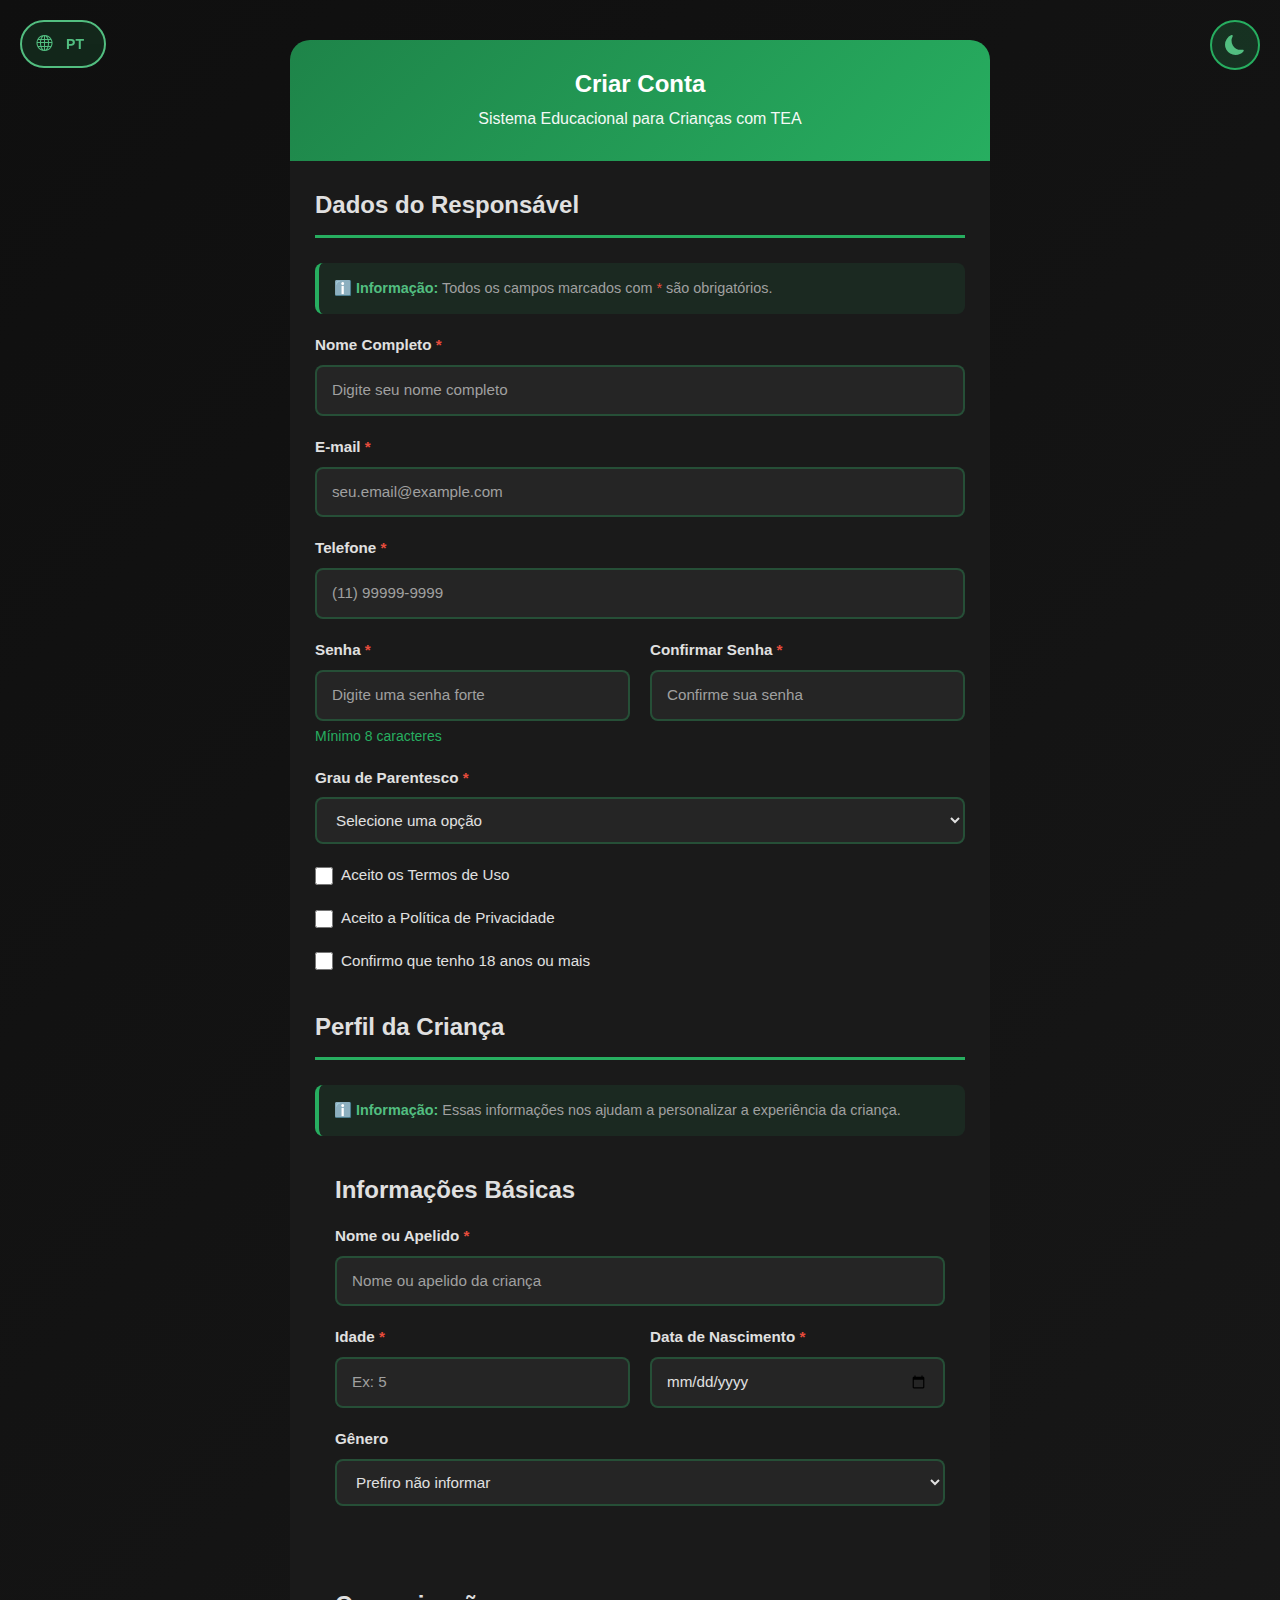
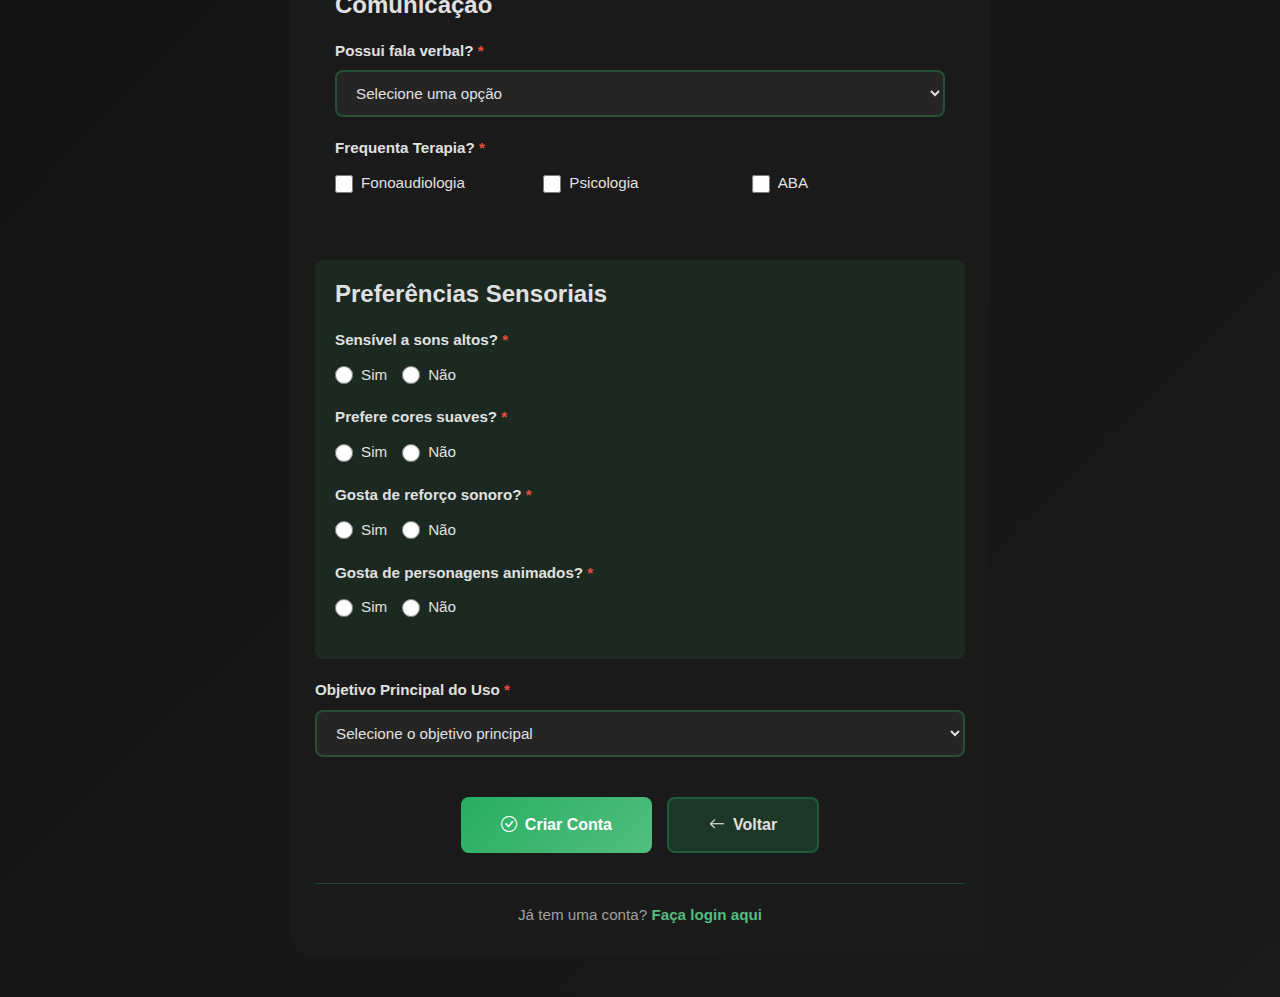
<file: cadastro.html>
<!DOCTYPE html>
<html lang="pt">
<head>
    <meta charset="UTF-8">
    <meta name="viewport" content="width=device-width, initial-scale=1.0">
    <title data-i18n="cadastro-title">Cadastro - Sistema Educacional TEA</title>
    <link rel="icon" type="image/png" href="./assents/imgs/logos/logo.png">
    
    <!-- Bootstrap CSS -->
    <link href="https://cdn.jsdelivr.net/npm/bootstrap@5.3.0/dist/css/bootstrap.min.css" rel="stylesheet">
    <link rel="stylesheet" href="https://cdn.jsdelivr.net/npm/bootstrap-icons@1.10.0/font/bootstrap-icons.css">
    
    <!-- CSS Externo -->
    <link rel="stylesheet" href="./assents/styles/style.css">
    
    <style>
        body {
            width: 100%;
            min-height: 100vh;
            padding: 40px 20px;
            display: flex;
            justify-content: center;
        }

        .cadastro-wrapper {
            width: 100%;
            max-width: 700px;
            border-radius: 20px;
            animation: slideIn 0.5s ease-out;
            overflow: hidden;
        }

        .cadastro-header {
            padding: 30px 25px;
            text-align: center;
            background: linear-gradient(135deg, var(--primary-green) 0%, var(--primary-green-light) 100%);
            color: black;
        }

        .cadastro-header h1 {
            font-size: 1.5rem;
            font-weight: 700;
            margin-bottom: 8px;
        }

        .cadastro-header p {
            font-size: 1rem;
            opacity: 0.95;
            margin: 0;
        }

        .cadastro-body {
            padding: 30px 25px;
        }

        .form-section {
            margin-bottom: 40px;
        }

        .form-section:last-child {
            margin-bottom: 0;
        }

        .section-title {
            display: flex;
            align-items: center;
            margin-bottom: 25px;
            padding-bottom: 15px;
            border-bottom: 3px solid var(--primary-green);
        }

        .section-icon {
            font-size: 1.8rem;
            margin-right: 15px;
        }

        .section-title h2 {
            font-size: 1.5rem;
            font-weight: 600;
            margin: 0;
        }

        .form-group {
            margin-bottom: 20px;
        }

        .form-group label {
            font-weight: 600;
            margin-bottom: 8px;
            display: block;
            font-size: 0.95rem;
        }

        .form-group input,
        .form-group select,
        .form-group textarea {
            width: 100%;
            padding: 12px 15px;
            border: 2px solid var(--border-color);
            border-radius: 8px;
            font-size: 0.95rem;
            font-family: inherit;
            transition: all 0.3s ease;
        }

        body.dark-mode .form-group input,
        body.dark-mode .form-group select,
        body.dark-mode .form-group textarea {
            background: rgba(255, 255, 255, 0.05);
            color: var(--dark-text);
            border-color: var(--border-color);
        }

        body.light-mode .form-group input,
        body.light-mode .form-group select,
        body.light-mode .form-group textarea {
            background: white;
            color: var(--light-text);
            border: 2px solid #E0E0E0;
        }

        .form-group input:focus,
        .form-group select:focus,
        .form-group textarea:focus {
            border-color: var(--primary-green-light);
            box-shadow: 0 0 0 3px rgba(39, 174, 96, 0.1);
            outline: none;
        }

        .form-group input::placeholder {
            color: var(--light-text-secondary);
        }

        body.dark-mode .form-group input::placeholder {
            color: var(--dark-text-secondary);
        }

        .required::after {
            content: " *";
            color: #e74c3c;
        }

        .form-row {
            display: grid;
            grid-template-columns: 1fr 1fr;
            gap: 20px;
        }

        @media (max-width: 768px) {
            .form-row {
                grid-template-columns: 1fr;
            }
        }

        .checkbox-group,
        .radio-group {
            display: flex;
            flex-wrap: wrap;
            gap: 15px;
            margin-top: 12px;
        }

        .checkbox-item,
        .radio-item {
            display: flex;
            align-items: center;
        }

        .checkbox-item input[type="checkbox"],
        .radio-item input[type="radio"] {
            width: 18px;
            height: 18px;
            cursor: pointer;
            margin-right: 8px;
            accent-color: var(--primary-green);
        }

        .checkbox-item label,
        .radio-item label {
            margin: 0;
            font-weight: 500;
            cursor: pointer;
            user-select: none;
        }

        .info-box {
            border-left: 4px solid var(--primary-green);
            padding: 15px;
            border-radius: 8px;
            margin-bottom: 20px;
            font-size: 0.9rem;
        }

        body.dark-mode .info-box {
            background: rgba(39, 174, 96, 0.1);
            color: var(--dark-text-secondary);
        }

        body.light-mode .info-box {
            background: #f8f9fa;
            color: var(--light-text-secondary);
        }

        .info-box strong {
            color: var(--primary-green-light);
        }

        body.light-mode .info-box strong {
            color: var(--primary-green);
        }

        .button-group {
            display: flex;
            gap: 15px;
            margin-top: 40px;
            justify-content: center;
        }

        .btn-cadastro {
            padding: 14px 40px;
            font-size: 1rem;
            font-weight: 600;
            border: none;
            border-radius: 8px;
            cursor: pointer;
            transition: all 0.3s ease;
            min-width: 150px;
            text-decoration: none;
            display: inline-flex;
            align-items: center;
            justify-content: center;
            gap: 8px;
        }

        .btn-cadastro-submit {
            background: linear-gradient(135deg, var(--primary-green) 0%, var(--primary-green-light) 100%);
            color: white;
        }

        .btn-cadastro-submit:hover {
            transform: translateY(-2px);
            box-shadow: 0 8px 20px rgba(39, 174, 96, 0.4);
            color: white;
        }

        .btn-cadastro-submit:active {
            transform: translateY(0);
        }

        body.dark-mode .btn-cadastro-cancel {
            background: rgba(39, 174, 96, 0.2);
            color: var(--dark-text);
            border: 2px solid var(--border-color);
        }

        body.dark-mode .btn-cadastro-cancel:hover {
            background: rgba(39, 174, 96, 0.3);
            border-color: var(--primary-green-light);
            color: var(--dark-text);
        }

        body.light-mode .btn-cadastro-cancel {
            background: #F5F5F5;
            color: var(--light-text);
            border: 2px solid #E0E0E0;
        }

        body.light-mode .btn-cadastro-cancel:hover {
            background: #E8F8F5;
            border-color: var(--primary-green);
            color: var(--light-text);
        }

        .register-section {
            text-align: center;
            margin-top: 30px;
            padding-top: 20px;
            border-top: 1px solid var(--border-color);
            font-size: 0.95rem;
        }

        body.dark-mode .register-section {
            color: var(--dark-text-secondary);
        }

        body.light-mode .register-section {
            color: var(--light-text-secondary);
        }

        .register-section a {
            color: var(--primary-green-light);
            font-weight: 600;
            text-decoration: none;
        }

        body.light-mode .register-section a {
            color: var(--primary-green);
        }

        .register-section a:hover {
            text-decoration: underline;
        }

        .sensitivity-section {
            padding: 20px;
            border-radius: 8px;
            margin-bottom: 20px;
        }

        body.dark-mode .sensitivity-section {
            background: rgba(39, 174, 96, 0.1);
        }

        body.light-mode .sensitivity-section {
            background: #E8F8F5;
        }

        .therapy-grid {
            display: grid;
            grid-template-columns: repeat(auto-fit, minmax(120px, 1fr));
            gap: 15px;
            margin-top: 12px;
        }

        @media (max-width: 768px) {
            .cadastro-body {
                padding: 25px 20px;
            }

            .cadastro-header {
                padding: 30px 20px;
            }

            .section-title h2 {
                font-size: 1.2rem;
            }

            .button-group {
                flex-direction: column;
            }

            .btn-cadastro {
                width: 100%;
            }
        }

        body.dark-mode .cadastro-wrapper {
            background: rgba(15, 15, 15, 0.95);
        }

        body.dark-mode .cadastro-body {
            background: var(--dark-card);
        }

        body.dark-mode .cadastro-header {
            background: linear-gradient(135deg, var(--primary-green-dark) 0%, var(--primary-green) 100%);
            color: white;
        }

        body.dark-mode .section-title h2,
        body.dark-mode .form-group label {
            color: var(--dark-text);
        }

        body.light-mode .cadastro-wrapper {
            background: transparent;
        }

        body.light-mode .cadastro-body {
            background: var(--light-card);
            box-shadow: 0 15px 50px rgba(39, 174, 96, 0.2);
        }

        body.light-mode .section-title h2,
        body.light-mode .form-group label {
            color: var(--light-text);
        }

        .language-selector {
            position: fixed;
            top: 20px;
            left: 20px;
            z-index: 1000;
        }

        .btn-language-selector {
            display: flex;
            align-items: center;
            gap: 8px;
            background: rgba(39, 174, 96, 0.2);
            color: var(--primary-green-light);
            border: 2px solid var(--primary-green);
            padding: 10px 14px;
            border-radius: 50px;
            cursor: pointer;
            font-size: 16px;
            font-weight: 600;
            transition: all 0.3s ease;
            backdrop-filter: blur(10px);
        }

        .btn-language-selector:hover {
            background: rgba(39, 174, 96, 0.3);
            border-color: var(--primary-green-light);
            transform: scale(1.05);
        }

        .btn-language-selector:active {
            transform: scale(0.95);
        }

        .btn-language-selector .lang-code {
            font-weight: 700;
            font-size: 14px;
            min-width: 30px;
            text-align: center;
        }

        body.dark-mode .btn-language-selector {
            background: rgba(39, 174, 96, 0.15);
            border-color: var(--primary-green-light);
            color: var(--primary-green-light);
        }

        body.dark-mode .btn-language-selector:hover {
            background: rgba(39, 174, 96, 0.25);
        }

        body.light-mode .btn-language-selector {
            background: rgba(39, 174, 96, 0.1);
            border-color: var(--primary-green);
            color: var(--primary-green);
        }

        body.light-mode .btn-language-selector:hover {
            background: rgba(39, 174, 96, 0.2);
        }
    </style>
</head>
<body class="dark-mode">

    <div class="theme-toggle">
        <button id="themeBtn" class="btn-theme" title="Alternar tema">
            <i class="bi bi-moon-fill"></i>
        </button>
    </div>

    <div class="language-selector">
        <button id="langBtn" class="btn-language-selector" title="Alterar idioma">
            <i class="bi bi-globe"></i>
            <span class="lang-code">PT</span>
        </button>
    </div>

    <div class="cadastro-wrapper">
        <div class="cadastro-header">
            <h1 data-i18n="cadastro-criar">Criar Conta</h1>
            <p data-i18n="cadastro-subtitulo">Sistema Educacional para Crianças com TEA</p>
        </div>

        <div class="cadastro-body">
            <form id="cadastroForm" method="POST" action="#" novalidate>
                
                <div class="form-section">
                    <div class="section-title">
                        <h2 data-i18n="secao-responsavel">Dados do Responsável</h2>
                    </div>

                    <div class="info-box">
                        <strong data-i18n="info-obrigatorio">ℹ️ Informação:</strong> <span data-i18n="info-campos">Todos os campos marcados com</span> <span style="color: #e74c3c;">*</span> <span data-i18n="info-sao">são obrigatórios.</span>
                    </div>

                    <div class="form-group">
                        <label for="nomeResponsavel" class="required" data-i18n="label-nome">Nome Completo</label>
                        <input type="text" id="nomeResponsavel" name="nomeResponsavel" placeholder="Digite seu nome completo" required minlength="5">
                    </div>

                    <div class="form-group">
                        <label for="emailResponsavel" class="required" data-i18n="label-email">E-mail</label>
                        <input type="email" id="emailResponsavel" name="emailResponsavel" placeholder="seu.email@example.com" required>
                    </div>

                    <div class="form-group">
                        <label for="telefoneResponsavel" class="required" data-i18n="label-telefone">Telefone</label>
                        <input type="tel" id="telefoneResponsavel" name="telefoneResponsavel" placeholder="(11) 99999-9999" required pattern="[0-9\-\(\)\s]+">
                    </div>

                    <div class="form-row">
                        <div class="form-group">
                            <label for="senhaResponsavel" class="required" data-i18n="label-senha">Senha</label>
                            <input type="password" id="senhaResponsavel" name="senhaResponsavel" placeholder="Digite uma senha forte" required minlength="8">
                            <small style="color: var(--primary-green); margin-top: 5px; display: block;" data-i18n="info-minimo">Mínimo 8 caracteres</small>
                        </div>

                        <div class="form-group">
                            <label for="confirmarSenha" class="required" data-i18n="label-confirmar-senha">Confirmar Senha</label>
                            <input type="password" id="confirmarSenha" name="confirmarSenha" placeholder="Confirme sua senha" required minlength="8">
                        </div>
                    </div>

                    <div class="form-group">
                        <label for="grauParentesco" class="required" data-i18n="label-parentesco">Grau de Parentesco</label>
                        <select id="grauParentesco" name="grauParentesco" required>
                            <option value="" data-i18n="select-opcao">Selecione uma opção</option>
                            <option value="pai" data-i18n="op-pai">Pai</option>
                            <option value="mae" data-i18n="op-mae">Mãe</option>
                            <option value="responsavel-legal" data-i18n="op-responsavel">Responsável Legal</option>
                            <option value="terapeuta" data-i18n="op-terapeuta">Terapeuta</option>
                        </select>
                    </div>

                    <div class="form-group">
                        <div class="checkbox-group">
                            <div class="checkbox-item">
                                <input type="checkbox" id="aceitarTermos" name="aceitarTermos" required>
                                <label for="aceitarTermos" data-i18n="aceitar-termos">Aceito os Termos de Uso</label>
                            </div>
                        </div>
                    </div>

                    <div class="form-group">
                        <div class="checkbox-group">
                            <div class="checkbox-item">
                                <input type="checkbox" id="aceitarPrivacidade" name="aceitarPrivacidade" required>
                                <label for="aceitarPrivacidade" data-i18n="aceitar-privacidade">Aceito a Política de Privacidade</label>
                            </div>
                        </div>
                    </div>

                    <div class="form-group">
                        <div class="checkbox-group">
                            <div class="checkbox-item">
                                <input type="checkbox" id="maioridade" name="maioridade" required>
                                <label for="maioridade" data-i18n="confirmar-idade">Confirmo que tenho 18 anos ou mais</label>
                            </div>
                        </div>
                    </div>
                </div>

                <div class="form-section">
                    <div class="section-title">
                        <h2 data-i18n="secao-crianca">Perfil da Criança</h2>
                    </div>

                    <div class="info-box">
                        <strong data-i18n="info-personalizacao">ℹ️ Informação:</strong> <span data-i18n="info-dados-ajudam">Essas informações nos ajudam a personalizar a experiência da criança.</span>
                    </div>

                    <div style="padding: 20px; border-radius: 8px; margin-bottom: 25px;">
                        <h4 style="margin-bottom: 20px; font-weight: 600;" data-i18n="info-basicas">Informações Básicas</h4>

                        <div class="form-group">
                            <label for="nomeCrianca" class="required" data-i18n="label-nome-crianca">Nome ou Apelido</label>
                            <input type="text" id="nomeCrianca" name="nomeCrianca" placeholder="Nome ou apelido da criança" required>
                        </div>

                        <div class="form-row">
                            <div class="form-group">
                                <label for="idadeCrianca" class="required" data-i18n="label-idade">Idade</label>
                                <input type="number" id="idadeCrianca" name="idadeCrianca" placeholder="Ex: 5" required min="1" max="18">
                            </div>

                            <div class="form-group">
                                <label for="dataNascimentoCrianca" class="required" data-i18n="label-data-nascimento">Data de Nascimento</label>
                                <input type="date" id="dataNascimentoCrianca" name="dataNascimentoCrianca" required>
                            </div>
                        </div>

                        <div class="form-group">
                            <label for="generoCrianca" data-i18n="label-genero">Gênero</label>
                            <select id="generoCrianca" name="generoCrianca">
                                <option value="" data-i18n="genero-prefiro">Prefiro não informar</option>
                                <option value="masculino" data-i18n="genero-masculino">Masculino</option>
                                <option value="feminino" data-i18n="genero-feminino">Feminino</option>
                                <option value="outro" data-i18n="genero-outro">Outro</option>
                            </select>
                        </div>
                    </div>

                    <div style="padding: 20px; border-radius: 8px; margin-bottom: 25px;">
                        <h4 style="margin-bottom: 20px; font-weight: 600;" data-i18n="comunicacao">🗣️ Comunicação</h4>

                        <div class="form-group">
                            <label for="falaVerbal" class="required" data-i18n="label-fala">Possui fala verbal?</label>
                            <select id="falaVerbal" name="falaVerbal" required>
                                <option value="" data-i18n="select-opcao">Selecione uma opção</option>
                                <option value="nao-verbal" data-i18n="fala-nao-verbal">Não verbal</option>
                                <option value="poucas-palavras" data-i18n="fala-poucas">Poucas palavras</option>
                                <option value="frases-curtas" data-i18n="fala-frases">Frases curtas</option>
                                <option value="conversacao-basica" data-i18n="fala-conversacao">Conversação básica</option>
                            </select>
                        </div>

                        <div class="form-group">
                            <label class="required" data-i18n="label-terapia">Frequenta Terapia?</label>
                            <div class="therapy-grid">
                                <div class="checkbox-item">
                                    <input type="checkbox" id="terapiaFono" name="terapias" value="fonoaudiologia">
                                    <label for="terapiaFono" data-i18n="terapia-fono">Fonoaudiologia</label>
                                </div>
                                <div class="checkbox-item">
                                    <input type="checkbox" id="terapiaPsico" name="terapias" value="psicologia">
                                    <label for="terapiaPsico" data-i18n="terapia-psico">Psicologia</label>
                                </div>
                                <div class="checkbox-item">
                                    <input type="checkbox" id="terapiaABA" name="terapias" value="aba">
                                    <label for="terapiaABA" data-i18n="terapia-aba">ABA</label>
                                </div>
                            </div>
                        </div>
                    </div>

                    <div class="sensitivity-section">
                        <h4 style="margin-bottom: 20px; font-weight: 600;" data-i18n="preferencias">🎨 Preferências Sensoriais</h4>

                        <div class="form-group">
                            <label class="required" data-i18n="label-sensibilidade">Sensível a sons altos?</label>
                            <div class="radio-group">
                                <div class="radio-item">
                                    <input type="radio" id="sensibilidadeSomSim" name="sensibilidadeSom" value="sim" required>
                                    <label for="sensibilidadeSomSim" data-i18n="sim">Sim</label>
                                </div>
                                <div class="radio-item">
                                    <input type="radio" id="sensibilidadeSomNao" name="sensibilidadeSom" value="nao" required>
                                    <label for="sensibilidadeSomNao" data-i18n="nao">Não</label>
                                </div>
                            </div>
                        </div>

                        <div class="form-group">
                            <label class="required" data-i18n="label-cores">Prefere cores suaves?</label>
                            <div class="radio-group">
                                <div class="radio-item">
                                    <input type="radio" id="coresSuavesSim" name="coresSuaves" value="sim" required>
                                    <label for="coresSuavesSim" data-i18n="sim">Sim</label>
                                </div>
                                <div class="radio-item">
                                    <input type="radio" id="coresSuavesNao" name="coresSuaves" value="nao" required>
                                    <label for="coresSuavesNao" data-i18n="nao">Não</label>
                                </div>
                            </div>
                        </div>

                        <div class="form-group">
                            <label class="required" data-i18n="label-reforco">Gosta de reforço sonoro?</label>
                            <div class="radio-group">
                                <div class="radio-item">
                                    <input type="radio" id="reforcoSonSim" name="reforcoSonoro" value="sim" required>
                                    <label for="reforcoSonSim" data-i18n="sim">Sim</label>
                                </div>
                                <div class="radio-item">
                                    <input type="radio" id="reforcoSonNao" name="reforcoSonoro" value="nao" required>
                                    <label for="reforcoSonNao" data-i18n="nao">Não</label>
                                </div>
                            </div>
                        </div>

                        <div class="form-group">
                            <label class="required" data-i18n="label-personagens">Gosta de personagens animados?</label>
                            <div class="radio-group">
                                <div class="radio-item">
                                    <input type="radio" id="personagensSim" name="personagensAnimados" value="sim" required>
                                    <label for="personagensSim" data-i18n="sim">Sim</label>
                                </div>
                                <div class="radio-item">
                                    <input type="radio" id="personagensNao" name="personagensAnimados" value="nao" required>
                                    <label for="personagensNao" data-i18n="nao">Não</label>
                                </div>
                            </div>
                        </div>
                    </div>

                    <div class="form-group">
                        <label for="objetivoPrincipal" class="required" data-i18n="label-objetivo">Objetivo Principal do Uso</label>
                        <select id="objetivoPrincipal" name="objetivoPrincipal" required>
                            <option value="" data-i18n="select-objetivo">Selecione o objetivo principal</option>
                            <option value="estimular-fala" data-i18n="obj-estimular">Estimular fala</option>
                            <option value="melhorar-socializacao" data-i18n="obj-socializacao">Melhorar socialização</option>
                            <option value="trabalhar-emocoes" data-i18n="obj-emocoes">Trabalhar emoções</option>
                            <option value="comunicacao-alternativa" data-i18n="obj-comunicacao">Comunicação alternativa</option>
                        </select>
                    </div>
                </div>

                <div class="button-group">
                    <button type="submit" class="btn-cadastro btn-cadastro-submit">
                        <i class="bi bi-check-circle"></i> <span data-i18n="btn-criar">Criar Conta</span>
                    </button>
                    <a href="login.html" class="btn-cadastro btn-cadastro-cancel">
                        <i class="bi bi-arrow-left"></i> <span data-i18n="btn-voltar">Voltar</span>
                    </a>
                </div>

                <div class="register-section">
                    <span data-i18n="ja-tem-conta">Já tem uma conta?</span> <a href="login.html" data-i18n="fazer-login">Faça login aqui</a>
                </div>
            </form>
        </div>
    </div>

    <script src="https://cdn.jsdelivr.net/npm/bootstrap@5.3.3/dist/js/bootstrap.bundle.min.js"></script>
    <script>
        const translations = {
            'pt': {
                'cadastro-title': 'Cadastro - Sistema Educacional TEA',
                'cadastro-criar': 'Criar Conta',
                'cadastro-subtitulo': 'Sistema Educacional para Crianças com TEA',
                'secao-responsavel': 'Dados do Responsável',
                'info-obrigatorio': 'ℹ️ Informação:',
                'info-campos': 'Todos os campos marcados com',
                'info-sao': 'são obrigatórios.',
                'label-nome': 'Nome Completo',
                'label-email': 'E-mail',
                'label-telefone': 'Telefone',
                'label-senha': 'Senha',
                'label-confirmar-senha': 'Confirmar Senha',
                'info-minimo': 'Mínimo 8 caracteres',
                'label-parentesco': 'Grau de Parentesco',
                'select-opcao': 'Selecione uma opção',
                'op-pai': 'Pai',
                'op-mae': 'Mãe',
                'op-responsavel': 'Responsável Legal',
                'op-terapeuta': 'Terapeuta',
                'aceitar-termos': 'Aceito os Termos de Uso',
                'aceitar-privacidade': 'Aceito a Política de Privacidade',
                'confirmar-idade': 'Confirmo que tenho 18 anos ou mais',
                'secao-crianca': 'Perfil da Criança',
                'info-personalizacao': 'ℹ️ Informação:',
                'info-dados-ajudam': 'Essas informações nos ajudam a personalizar a experiência da criança.',
                'info-basicas': 'Informações Básicas',
                'label-nome-crianca': 'Nome ou Apelido',
                'label-idade': 'Idade',
                'label-data-nascimento': 'Data de Nascimento',
                'label-genero': 'Gênero',
                'genero-prefiro': 'Prefiro não informar',
                'genero-masculino': 'Masculino',
                'genero-feminino': 'Feminino',
                'genero-outro': 'Outro',
                'comunicacao': 'Comunicação',
                'label-fala': 'Possui fala verbal?',
                'fala-nao-verbal': 'Não verbal',
                'fala-poucas': 'Poucas palavras',
                'fala-frases': 'Frases curtas',
                'fala-conversacao': 'Conversação básica',
                'label-terapia': 'Frequenta Terapia?',
                'terapia-fono': 'Fonoaudiologia',
                'terapia-psico': 'Psicologia',
                'terapia-aba': 'ABA',
                'preferencias': 'Preferências Sensoriais',
                'label-sensibilidade': 'Sensível a sons altos?',
                'label-cores': 'Prefere cores suaves?',
                'label-reforco': 'Gosta de reforço sonoro?',
                'label-personagens': 'Gosta de personagens animados?',
                'sim': 'Sim',
                'nao': 'Não',
                'label-objetivo': 'Objetivo Principal do Uso',
                'select-objetivo': 'Selecione o objetivo principal',
                'obj-estimular': 'Estimular fala',
                'obj-socializacao': 'Melhorar socialização',
                'obj-emocoes': 'Trabalhar emoções',
                'obj-comunicacao': 'Comunicação alternativa',
                'btn-criar': 'Criar Conta',
                'btn-voltar': 'Voltar',
                'ja-tem-conta': 'Já tem uma conta?',
                'fazer-login': 'Faça login aqui'
            },
            'en': {
                'cadastro-title': 'Register - TEA Educational System',
                'cadastro-criar': 'Create Account',
                'cadastro-subtitulo': 'Educational System for Children with Autism',
                'secao-responsavel': 'Guardian Information',
                'info-obrigatorio': 'ℹ️ Information:',
                'info-campos': 'All fields marked with',
                'info-sao': 'are required.',
                'label-nome': 'Full Name',
                'label-email': 'Email',
                'label-telefone': 'Phone',
                'label-senha': 'Password',
                'label-confirmar-senha': 'Confirm Password',
                'info-minimo': 'Minimum 8 characters',
                'label-parentesco': 'Relationship',
                'select-opcao': 'Select an option',
                'op-pai': 'Father',
                'op-mae': 'Mother',
                'op-responsavel': 'Legal Guardian',
                'op-terapeuta': 'Therapist',
                'aceitar-termos': 'I agree to Terms of Use',
                'aceitar-privacidade': 'I agree to Privacy Policy',
                'confirmar-idade': 'I confirm I am 18 years or older',
                'secao-crianca': 'Child Profile',
                'info-personalizacao': 'ℹ️ Information:',
                'info-dados-ajudam': 'This information helps personalize the child experience.',
                'info-basicas': 'Basic Information',
                'label-nome-crianca': 'Name or Nickname',
                'label-idade': 'Age',
                'label-data-nascimento': 'Date of Birth',
                'label-genero': 'Gender',
                'genero-prefiro': 'Prefer not to say',
                'genero-masculino': 'Male',
                'genero-feminino': 'Female',
                'genero-outro': 'Other',
                'comunicacao': 'Communication',
                'label-fala': 'Does child speak verbally?',
                'fala-nao-verbal': 'Non-verbal',
                'fala-poucas': 'Few words',
                'fala-frases': 'Short sentences',
                'fala-conversacao': 'Basic conversation',
                'label-terapia': 'Attends Therapy?',
                'terapia-fono': 'Speech Therapy',
                'terapia-psico': 'Psychology',
                'terapia-aba': 'ABA',
                'preferencias': 'Sensory Preferences',
                'label-sensibilidade': 'Sensitive to loud sounds?',
                'label-cores': 'Prefers soft colors?',
                'label-reforco': 'Likes sound reinforcement?',
                'label-personagens': 'Likes animated characters?',
                'sim': 'Yes',
                'nao': 'No',
                'label-objetivo': 'Main Purpose of Use',
                'select-objetivo': 'Select the main purpose',
                'obj-estimular': 'Stimulate speech',
                'obj-socializacao': 'Improve socialization',
                'obj-emocoes': 'Work on emotions',
                'obj-comunicacao': 'Alternative communication',
                'btn-criar': 'Create Account',
                'btn-voltar': 'Back',
                'ja-tem-conta': 'Already have an account?',
                'fazer-login': 'Login here'
            },
            'es': {
                'cadastro-title': 'Registro - Sistema Educativo TEA',
                'cadastro-criar': 'Crear Cuenta',
                'cadastro-subtitulo': 'Sistema Educativo para Niños con Autismo',
                'secao-responsavel': 'Información del Responsable',
                'info-obrigatorio': 'ℹ️ Información:',
                'info-campos': 'Todos los campos marcados con',
                'info-sao': 'son obligatorios.',
                'label-nome': 'Nombre Completo',
                'label-email': 'Correo Electrónico',
                'label-telefone': 'Teléfono',
                'label-senha': 'Contraseña',
                'label-confirmar-senha': 'Confirmar Contraseña',
                'info-minimo': 'Mínimo 8 caracteres',
                'label-parentesco': 'Relación de Parentesco',
                'select-opcao': 'Seleccione una opción',
                'op-pai': 'Padre',
                'op-mae': 'Madre',
                'op-responsavel': 'Tutor Legal',
                'op-terapeuta': 'Terapeuta',
                'aceitar-termos': 'Acepto los Términos de Uso',
                'aceitar-privacidade': 'Acepto la Política de Privacidad',
                'confirmar-idade': 'Confirmo que tengo 18 años o más',
                'secao-crianca': 'Perfil del Niño',
                'info-personalizacao': 'ℹ️ Información:',
                'info-dados-ajudam': 'Esta información personaliza la experiencia del niño.',
                'info-basicas': 'Información Básica',
                'label-nome-crianca': 'Nombre o Apodo',
                'label-idade': 'Edad',
                'label-data-nascimento': 'Fecha de Nacimiento',
                'label-genero': 'Género',
                'genero-prefiro': 'Prefiero no decir',
                'genero-masculino': 'Masculino',
                'genero-feminino': 'Femenino',
                'genero-outro': 'Otro',
                'comunicacao': 'Comunicación',
                'label-fala': '¿El niño habla verbalmente?',
                'fala-nao-verbal': 'No verbal',
                'fala-poucas': 'Pocas palabras',
                'fala-frases': 'Frases cortas',
                'fala-conversacao': 'Conversación básica',
                'label-terapia': '¿Asiste a Terapia?',
                'terapia-fono': 'Fonoaudiología',
                'terapia-psico': 'Psicología',
                'terapia-aba': 'ABA',
                'preferencias': 'Preferencias Sensoriales',
                'label-sensibilidade': '¿Sensible a sonidos fuertes?',
                'label-cores': '¿Prefiere colores suaves?',
                'label-reforco': '¿Le gusta refuerzo sonoro?',
                'label-personagens': '¿Le gustan personajes animados?',
                'sim': 'Sí',
                'nao': 'No',
                'label-objetivo': 'Propósito Principal de Uso',
                'select-objetivo': 'Seleccione el propósito',
                'obj-estimular': 'Estimular el habla',
                'obj-socializacao': 'Mejorar socialización',
                'obj-emocoes': 'Trabajar emociones',
                'obj-comunicacao': 'Comunicación alternativa',
                'btn-criar': 'Crear Cuenta',
                'btn-voltar': 'Atrás',
                'ja-tem-conta': '¿Ya tienes cuenta?',
                'fazer-login': 'Inicia sesión aquí'
            },
            'fr': {
                'cadastro-title': 'Inscription - Système Éducatif TEA',
                'cadastro-criar': 'Créer un Compte',
                'cadastro-subtitulo': 'Système Éducatif pour Enfants Autistes',
                'secao-responsavel': 'Informations du Responsable',
                'info-obrigatorio': 'ℹ️ Information:',
                'info-campos': 'Tous les champs marqués avec',
                'info-sao': 'sont obligatoires.',
                'label-nome': 'Nom Complet',
                'label-email': 'E-mail',
                'label-telefone': 'Téléphone',
                'label-senha': 'Mot de passe',
                'label-confirmar-senha': 'Confirmer mot de passe',
                'info-minimo': 'Minimum 8 caractères',
                'label-parentesco': 'Lien de Parenté',
                'select-opcao': 'Sélectionnez une option',
                'op-pai': 'Père',
                'op-mae': 'Mère',
                'op-responsavel': 'Tuteur Légal',
                'op-terapeuta': 'Thérapeute',
                'aceitar-termos': 'J\'accepte les Conditions',
                'aceitar-privacidade': 'J\'accepte la Politique',
                'confirmar-idade': 'Je confirme avoir 18 ans',
                'secao-crianca': 'Profil de l\'Enfant',
                'info-personalizacao': 'ℹ️ Information:',
                'info-dados-ajudam': 'Cela personnalise l\'expérience.',
                'info-basicas': 'Informations de Base',
                'label-nome-crianca': 'Nom ou Surnom',
                'label-idade': 'Âge',
                'label-data-nascimento': 'Date de Naissance',
                'label-genero': 'Genre',
                'genero-prefiro': 'Je préfère ne pas dire',
                'genero-masculino': 'Masculin',
                'genero-feminino': 'Féminin',
                'genero-outro': 'Autre',
                'comunicacao': 'Communication',
                'label-fala': 'L\'enfant parle verbalement?',
                'fala-nao-verbal': 'Non-verbal',
                'fala-poucas': 'Quelques mots',
                'fala-frases': 'Phrases courtes',
                'fala-conversacao': 'Conversation basique',
                'label-terapia': 'Suit Thérapie?',
                'terapia-fono': 'Orthophonie',
                'terapia-psico': 'Psychologie',
                'terapia-aba': 'ABA',
                'preferencias': 'Préférences Sensorielles',
                'label-sensibilidade': 'Sensible aux bruits?',
                'label-cores': 'Préfère couleurs douces?',
                'label-reforco': 'Aime renforcement sonore?',
                'label-personagens': 'Aime personnages animés?',
                'sim': 'Oui',
                'nao': 'Non',
                'label-objetivo': 'Objectif Principal',
                'select-objetivo': 'Sélectionnez objectif',
                'obj-estimular': 'Stimuler la parole',
                'obj-socializacao': 'Améliorer socialisation',
                'obj-emocoes': 'Travailler émotions',
                'obj-comunicacao': 'Communication alternative',
                'btn-criar': 'Créer Compte',
                'btn-voltar': 'Retour',
                'ja-tem-conta': 'Vous avez un compte?',
                'fazer-login': 'Connectez-vous ici'
            }
        };

        function detectLanguage() {
            const urlParams = new URLSearchParams(window.location.search);
            const langParam = urlParams.get('lang');
            if (langParam) return langParam;
            const savedLang = localStorage.getItem('selectedLanguage');
            if (savedLang) return savedLang;
            return 'pt';
        }

        function applyLanguage(lang) {
            const trans = translations[lang] || translations['pt'];
            document.querySelectorAll('[data-i18n]').forEach(element => {
                const key = element.getAttribute('data-i18n');
                if (trans[key]) element.textContent = trans[key];
            });
            document.title = trans['cadastro-title'];
            const langCodeSpan = document.querySelector('.lang-code');
            if (langCodeSpan) langCodeSpan.textContent = lang.toUpperCase();
            localStorage.setItem('selectedLanguage', lang);
            document.documentElement.lang = lang;
        }

        const currentLang = detectLanguage();
        applyLanguage(currentLang);

        const themeBtn = document.getElementById('themeBtn');
        const body = document.body;
        const savedTheme = localStorage.getItem('theme') || 'dark-mode';
        body.classList.remove('dark-mode', 'light-mode');
        body.classList.add(savedTheme);
        updateThemeIcon();

        themeBtn.addEventListener('click', () => {
            if (body.classList.contains('dark-mode')) {
                body.classList.remove('dark-mode');
                body.classList.add('light-mode');
                localStorage.setItem('theme', 'light-mode');
            } else {
                body.classList.remove('light-mode');
                body.classList.add('dark-mode');
                localStorage.setItem('theme', 'dark-mode');
            }
            updateThemeIcon();
        });

        function updateThemeIcon() {
            const icon = themeBtn.querySelector('i');
            if (body.classList.contains('dark-mode')) {
                icon.classList.remove('bi-sun-fill');
                icon.classList.add('bi-moon-fill');
            } else {
                icon.classList.remove('bi-moon-fill');
                icon.classList.add('bi-sun-fill');
            }
        }

        const langBtn = document.getElementById('langBtn');
        langBtn.addEventListener('click', () => {
            window.location.href = './index.html';
        });

        document.getElementById('confirmarSenha').addEventListener('change', function() {
            const senha = document.getElementById('senhaResponsavel').value;
            const confirma = document.getElementById('confirmarSenha').value;
            if (senha !== confirma) {
                this.setCustomValidity('As senhas não coincidem!');
            } else {
                this.setCustomValidity('');
            }
        });

        document.getElementById('cadastroForm').addEventListener('submit', function(e) {
            e.preventDefault();
            const senha = document.getElementById('senhaResponsavel').value;
            const confirma = document.getElementById('confirmarSenha').value;
            if (senha !== confirma) {
                alert('As senhas não coincidem!');
                return;
            }
            if (!document.getElementById('aceitarTermos').checked) {
                alert('Aceite os Termos de Uso!');
                return;
            }
            if (!document.getElementById('aceitarPrivacidade').checked) {
                alert('Aceite a Política de Privacidade!');
                return;
            }
            if (!document.getElementById('maioridade').checked) {
                alert('Confirme que tem 18 anos!');
                return;
            }
            alert('Cadastro realizado com sucesso!');
        });

        document.getElementById('telefoneResponsavel').addEventListener('input', function(e) {
            let value = e.target.value.replace(/\D/g, '');
            if (value.length > 0) {
                if (value.length <= 2) {
                    value = `(${value}`;
                } else if (value.length <= 7) {
                    value = `(${value.slice(0, 2)}) ${value.slice(2)}`;
                } else {
                    value = `(${value.slice(0, 2)}) ${value.slice(2, 7)}-${value.slice(7, 11)}`;
                }
            }
            e.target.value = value;
        });
    </script>

</body>
</html>
</file>
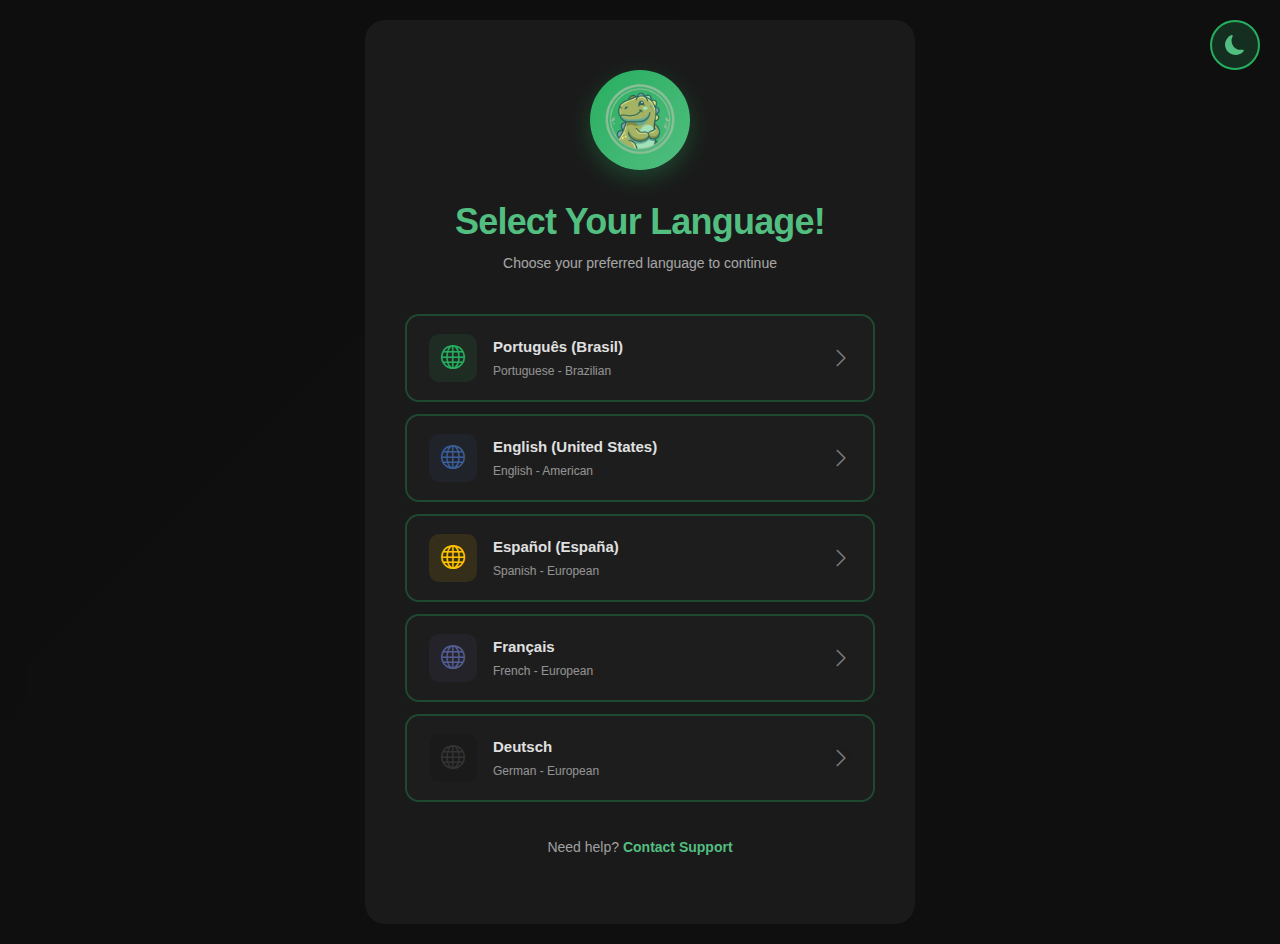
<file: index1.html>
<!DOCTYPE html>
<html lang="en">
<head>
    <meta charset="UTF-8">
    <meta name="viewport" content="width=device-width, initial-scale=1.0">
    <title>Language Selection - Welcome!</title>
    <link rel="icon" type="image/png" href="./assents/imgs/logos/logo.png">

    <!-- Bootstrap CSS -->
    <link href="https://cdn.jsdelivr.net/npm/bootstrap@5.3.0/dist/css/bootstrap.min.css" rel="stylesheet">
    <link rel="stylesheet" href="https://cdn.jsdelivr.net/npm/bootstrap-icons@1.10.0/font/bootstrap-icons.css">
    
    <!-- CSS External -->
    <link rel="stylesheet" href="./assents/styles/style.css">

</head>
<body class="dark-mode">
    
    <!-- Toggle Dark/Light Mode -->
    <div class="theme-toggle">
      <button id="themeBtn" class="btn-theme" title="Toggle theme">
        <i class="bi bi-moon-fill"></i>
      </button>
    </div>

    <!-- Language Selection Container -->
    <div class="login-wrapper">
      <div class="login-content">
        <!-- Logo -->
        <div class="user-avatar">
          <img src="./assents/imgs/logos/logo.png" alt="Company Logo">
        </div>

        <!-- Título -->
        <h1 class="welcome-text">Select Your <span class="highlight">Language</span>!</h1>
        
        <!-- Subtítulo -->
        <p class="welcome-subtitle">Choose your preferred language to continue</p>

        <!-- Language Options -->
        <div class="login-options">
          <!-- Portuguese -->
          <button class="login-btn btn-language btn-portuguese" data-language="pt">
            <div class="btn-icon-wrapper lang-icon">
              <i class="bi bi-globe"></i>
            </div>
            <div class="btn-text-wrapper">
              <div class="btn-main-text">Português (Brasil)</div>
              <div class="btn-sub-text">Portuguese - Brazilian</div>
            </div>
            <i class="bi bi-chevron-right btn-arrow"></i>
          </button>

          <!-- English -->
          <button class="login-btn btn-language btn-english" data-language="en">
            <div class="btn-icon-wrapper lang-icon">
              <i class="bi bi-globe"></i>
            </div>
            <div class="btn-text-wrapper">
              <div class="btn-main-text">English (United States)</div>
              <div class="btn-sub-text">English - American</div>
            </div>
            <i class="bi bi-chevron-right btn-arrow"></i>
          </button>

          <!-- Spanish -->
          <button class="login-btn btn-language btn-spanish" data-language="es">
            <div class="btn-icon-wrapper lang-icon">
              <i class="bi bi-globe"></i>
            </div>
            <div class="btn-text-wrapper">
              <div class="btn-main-text">Español (España)</div>
              <div class="btn-sub-text">Spanish - European</div>
            </div>
            <i class="bi bi-chevron-right btn-arrow"></i>
          </button>

          <!-- French -->
          <button class="login-btn btn-language btn-french" data-language="fr">
            <div class="btn-icon-wrapper lang-icon">
              <i class="bi bi-globe"></i>
            </div>
            <div class="btn-text-wrapper">
              <div class="btn-main-text">Français</div>
              <div class="btn-sub-text">French - European</div>
            </div>
            <i class="bi bi-chevron-right btn-arrow"></i>
          </button>

          <!-- German -->
          <button class="login-btn btn-language btn-german" data-language="de">
            <div class="btn-icon-wrapper lang-icon">
              <i class="bi bi-globe"></i>
            </div>
            <div class="btn-text-wrapper">
              <div class="btn-main-text">Deutsch</div>
              <div class="btn-sub-text">German - European</div>
            </div>
            <i class="bi bi-chevron-right btn-arrow"></i>
          </button>
        </div>

        <!-- Footer -->
        <div class="register-section">
          <p>Need help? <a href="#support">Contact Support</a></p>
        </div>
      </div>
    </div>

    <script src="https://cdn.jsdelivr.net/npm/bootstrap@5.3.3/dist/js/bootstrap.bundle.min.js"></script>
    <script>
      // Toggle Dark/Light Mode
      const themeBtn = document.getElementById('themeBtn');
      const body = document.body;
      const savedTheme = localStorage.getItem('theme') || 'dark-mode';

      body.classList.remove('dark-mode', 'light-mode');
      body.classList.add(savedTheme);
      updateThemeIcon();

      themeBtn.addEventListener('click', () => {
        if (body.classList.contains('dark-mode')) {
          body.classList.remove('dark-mode');
          body.classList.add('light-mode');
          localStorage.setItem('theme', 'light-mode');
        } else {
          body.classList.remove('light-mode');
          body.classList.add('dark-mode');
          localStorage.setItem('theme', 'dark-mode');
        }
        updateThemeIcon();
      });

      function updateThemeIcon() {
        const icon = themeBtn.querySelector('i');
        if (body.classList.contains('dark-mode')) {
          icon.classList.remove('bi-sun-fill');
          icon.classList.add('bi-moon-fill');
        } else {
          icon.classList.remove('bi-moon-fill');
          icon.classList.add('bi-sun-fill');
        }
      }

      // Language Selection
      document.querySelectorAll('.btn-language').forEach(btn => {
        btn.addEventListener('click', (e) => {
          const language = e.currentTarget.dataset.language;
          localStorage.setItem('selectedLanguage', language);
          console.log('Language selected:', language);
          
          // Redireciona para a página de login com o idioma selecionado
          window.location.href = './login.html?lang=' + language;
        });
      });
    </script>

</body>
</html>
</file>
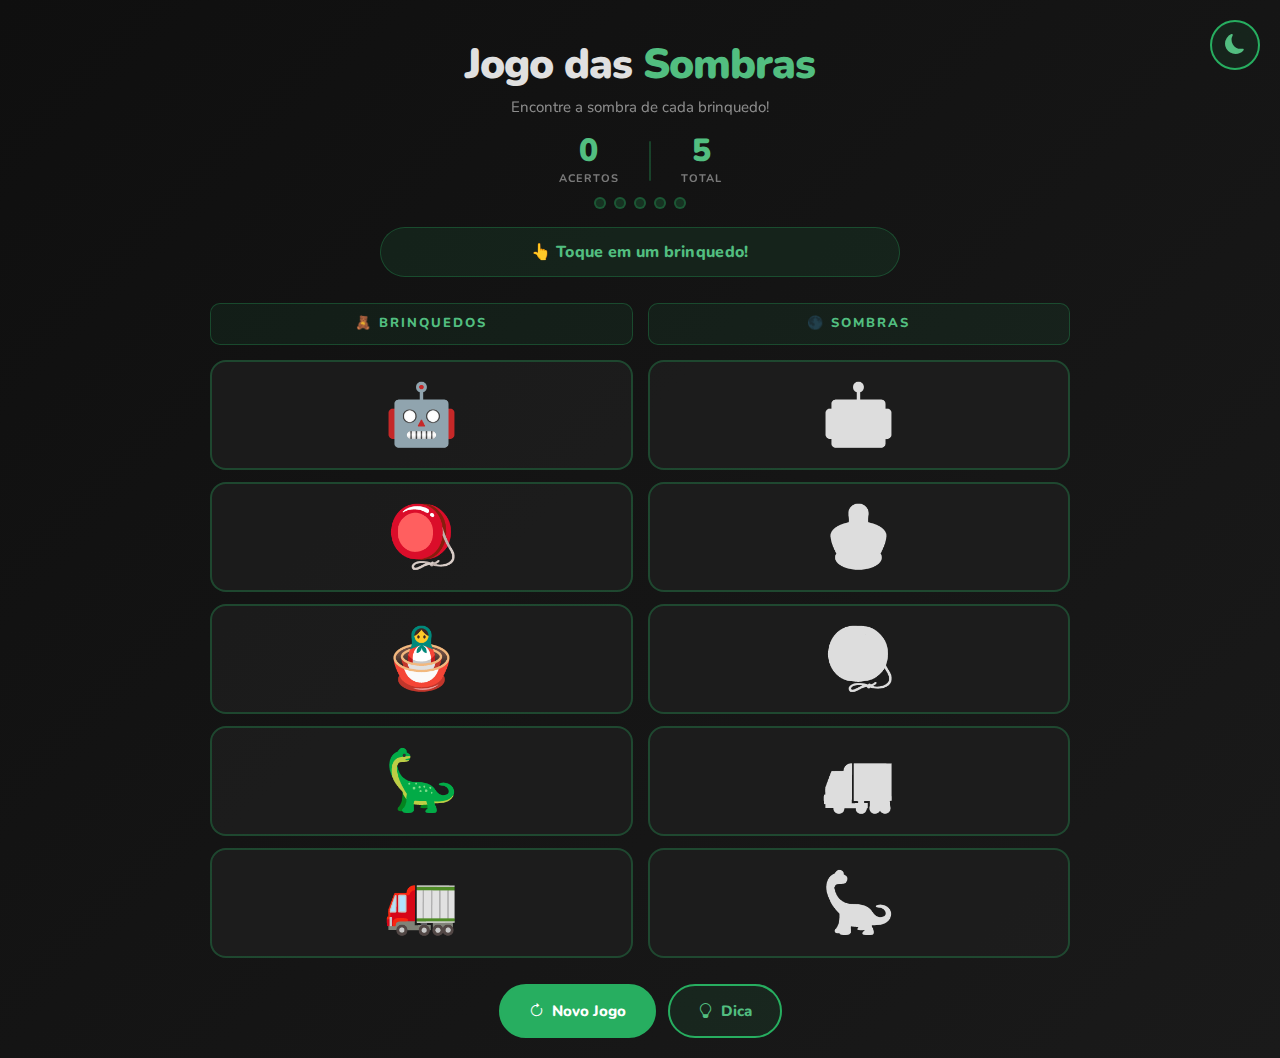
<file: jogo1.html>
<!DOCTYPE html>
<html lang="pt-BR">
<head>
  <meta charset="UTF-8">
  <meta name="viewport" content="width=device-width, initial-scale=1.0">
  <title>Jogo das Sombras</title>
  <link href="https://cdn.jsdelivr.net/npm/bootstrap@5.3.0/dist/css/bootstrap.min.css" rel="stylesheet">
  <link rel="stylesheet" href="https://cdn.jsdelivr.net/npm/bootstrap-icons@1.10.0/font/bootstrap-icons.css">
  <style>
    @import url('https://fonts.googleapis.com/css2?family=Nunito:wght@400;700;800;900&display=swap');

    :root {
      --primary-green: #27AE60;
      --primary-green-dark: #1E8449;
      --primary-green-light: #52BE80;
      --dark-card: #1A1A1A;
      --dark-text: #E0E0E0;
      --light-card: #FFFFFF;
      --light-text: #212529;
      --border-color: rgba(39, 174, 96, 0.3);
    }

    * { margin: 0; padding: 0; box-sizing: border-box; }

    body {
      font-family: 'Nunito', 'Segoe UI', sans-serif;
      min-height: 100vh;
      transition: background 0.4s ease, color 0.4s ease;
    }

    body.dark-mode {
      background: linear-gradient(135deg, #0F0F0F 0%, #1A1A1A 100%);
      color: var(--dark-text);
    }

    body.light-mode {
      background: linear-gradient(135deg, #E8F8F5 0%, #D5F4E6 100%);
      color: var(--light-text);
    }

    /* ── Theme Toggle ── */
    .theme-toggle { position: fixed; top: 20px; right: 20px; z-index: 1000; }

    .btn-theme {
      width: 50px; height: 50px;
      border-radius: 50%;
      border: 2px solid var(--primary-green);
      background: rgba(39,174,96,.1);
      cursor: pointer; font-size: 20px;
      display: flex; align-items: center; justify-content: center;
      transition: all .3s ease;
      color: var(--primary-green-light);
    }
    .btn-theme:hover { transform: scale(1.1); box-shadow: 0 5px 15px rgba(39,174,96,.3); }

    /* ── Header ── */
    .game-header { text-align: center; padding: 40px 20px 10px; }

    .game-title { font-size: 42px; font-weight: 900; letter-spacing: -1px; margin-bottom: 6px; }
    .game-title .highlight { color: var(--primary-green-light); }
    .dark-mode  .game-title { color: var(--dark-text); }
    .light-mode .game-title { color: var(--primary-green-dark); }

    .game-subtitle { font-size: 15px; opacity: .6; margin-bottom: 16px; }

    /* ── Score Bar ── */
    .score-bar { display: flex; justify-content: center; align-items: center; gap: 30px; margin-bottom: 10px; }
    .score-item { display: flex; flex-direction: column; align-items: center; gap: 4px; }
    .score-value { font-size: 32px; font-weight: 900; color: var(--primary-green-light); line-height: 1; }
    .score-label { font-size: 11px; text-transform: uppercase; letter-spacing: 1px; opacity: .5; font-weight: 700; }
    .score-divider { width: 2px; height: 40px; background: var(--border-color); border-radius: 2px; }

    /* ── Instruction Bar ── */
    .instruction-bar {
      text-align: center; font-size: 16px; font-weight: 800;
      padding: 12px 24px; border-radius: 50px;
      margin: 10px auto 16px; max-width: 520px;
      transition: all .4s ease; letter-spacing: .3px;
    }
    .dark-mode  .instruction-bar { background: rgba(39,174,96,.1); border: 1.5px solid var(--border-color); color: var(--primary-green-light); }
    .light-mode .instruction-bar { background: rgba(39,174,96,.08); border: 1.5px solid rgba(39,174,96,.25); color: var(--primary-green-dark); }

    /* Hint state — warm golden, NO red */
    .instruction-bar.hint-mode {
      background: rgba(255,200,50,.12) !important;
      border-color: rgba(255,200,50,.5) !important;
      color: #E6A817 !important;
      animation: hintBarPulse 1.3s ease infinite;
    }
    @keyframes hintBarPulse {
      0%,100% { box-shadow: 0 0 0 0 rgba(255,200,50,0); }
      50%      { box-shadow: 0 0 0 6px rgba(255,200,50,.12); }
    }

    /* ── Progress Dots ── */
    .progress-dots { display: flex; justify-content: center; gap: 8px; margin: 4px 0 18px; }
    .dot { width: 12px; height: 12px; border-radius: 50%; transition: all .4s ease; }
    .dark-mode  .dot { background: rgba(39,174,96,.2); border: 2px solid var(--border-color); }
    .light-mode .dot { background: rgba(39,174,96,.15); border: 2px solid rgba(39,174,96,.3); }
    .dot.filled { background: var(--primary-green-light) !important; border-color: var(--primary-green) !important; transform: scale(1.2); }

    /* ── Game Board ── */
    .game-container { max-width: 900px; margin: 0 auto; padding: 0 20px 20px; }
    .game-board { display: grid; grid-template-columns: 1fr 1fr; gap: 15px; align-items: start; }

    .column-header {
      text-align: center; font-size: 13px; font-weight: 800;
      text-transform: uppercase; letter-spacing: 2px;
      margin-bottom: 15px; padding: 10px; border-radius: 10px;
      color: var(--primary-green-light);
    }
    .dark-mode  .column-header { background: rgba(39,174,96,.08); border: 1px solid var(--border-color); }
    .light-mode .column-header { background: rgba(39,174,96,.10); border: 1px solid rgba(39,174,96,.2); }

    .items-column, .shadows-column { display: flex; flex-direction: column; gap: 12px; }

    /* ── Cards ── */
    .toy-card {
      border-radius: 16px; padding: 18px;
      display: flex; align-items: center; justify-content: center;
      cursor: pointer; transition: all .3s cubic-bezier(.34,1.56,.64,1);
      border: 2px solid transparent; position: relative;
      min-height: 110px; animation: cardIn .4s ease-out both;
      user-select: none;
    }
    @keyframes cardIn {
      from { opacity: 0; transform: translateY(20px) scale(.95); }
      to   { opacity: 1; transform: translateY(0)    scale(1);   }
    }
    .dark-mode  .toy-card { background: rgba(30,30,30,.8); border-color: var(--border-color); }
    .light-mode .toy-card { background: #FFF; border-color: rgba(0,0,0,.08); box-shadow: 0 4px 15px rgba(0,0,0,.06); }

    .toy-card:hover { transform: translateY(-4px) scale(1.02); }
    .dark-mode  .toy-card:hover { border-color: var(--primary-green-light); background: rgba(39,174,96,.08); box-shadow: 0 8px 25px rgba(39,174,96,.15); }
    .light-mode .toy-card:hover { border-color: var(--primary-green); box-shadow: 0 8px 25px rgba(39,174,96,.2); }

    /* Selected */
    .toy-card.selected {
      border-color: var(--primary-green-light) !important;
      background: rgba(39,174,96,.12) !important;
      box-shadow: 0 0 0 3px rgba(39,174,96,.2), 0 8px 30px rgba(39,174,96,.2) !important;
      transform: scale(1.04) !important;
    }

    /* Correct */
    .toy-card.correct {
      border-color: #27AE60 !important;
      background: rgba(39,174,96,.18) !important;
      cursor: default;
      animation: correctPop .55s cubic-bezier(.34,1.56,.64,1);
    }
    .toy-card.matched { opacity: .55; cursor: default; pointer-events: none; }

    @keyframes correctPop {
      0%   { transform: scale(1); }
      40%  { transform: scale(1.13); }
      70%  { transform: scale(.97); }
      100% { transform: scale(1); }
    }

    /* Hint glow — golden warm, NO red, NO shake */
    .toy-card.hint-glow {
      border-color: #F0B429 !important;
      background: rgba(240,180,41,.1) !important;
      box-shadow: 0 0 0 3px rgba(240,180,41,.22), 0 8px 24px rgba(240,180,41,.18) !important;
      animation: hintCardPulse 1.3s ease infinite !important;
    }
    @keyframes hintCardPulse {
      0%,100% { transform: scale(1); }
      50%     { transform: scale(1.04); }
    }

    /* Emoji */
    .toy-emoji { font-size: 60px; line-height: 1; transition: transform .3s ease; pointer-events: none; }
    .toy-card:hover .toy-emoji { transform: scale(1.1); }

    /* Shadow filter */
    .shadow-card .toy-emoji { filter: brightness(0) opacity(.75); }
    .dark-mode .shadow-card .toy-emoji { filter: brightness(0) invert(1) opacity(.85); }

    /* Match badge */
    .match-badge {
      position: absolute; top: 8px; right: 8px;
      width: 26px; height: 26px; border-radius: 50%;
      display: none; align-items: center; justify-content: center;
      font-size: 14px; font-weight: 800;
      background: var(--primary-green); color: white;
    }
    .toy-card.correct .match-badge { display: flex; }

    /* ── Buttons ── */
    .game-actions { display: flex; justify-content: center; gap: 12px; margin-top: 26px; flex-wrap: wrap; }

    .btn-game {
      padding: 14px 28px; border-radius: 50px;
      border: 2px solid var(--primary-green);
      font-size: 15px; font-weight: 800; cursor: pointer;
      transition: all .3s ease; font-family: 'Nunito', sans-serif;
      display: flex; align-items: center; gap: 8px;
    }
    .btn-primary-game { background: var(--primary-green); color: white; }
    .btn-primary-game:hover { background: var(--primary-green-dark); transform: translateY(-2px); box-shadow: 0 8px 20px rgba(39,174,96,.35); }
    .dark-mode  .btn-secondary-game { background: rgba(39,174,96,.1); color: var(--primary-green-light); }
    .light-mode .btn-secondary-game { background: rgba(39,174,96,.08); color: var(--primary-green-dark); }
    .btn-secondary-game:hover { background: rgba(39,174,96,.2); transform: translateY(-2px); }

    /* ── Win Modal ── */
    .win-overlay {
      position: fixed; inset: 0;
      background: rgba(0,0,0,.7); backdrop-filter: blur(8px);
      display: flex; align-items: center; justify-content: center;
      z-index: 2000; opacity: 0; pointer-events: none; transition: opacity .4s ease;
    }
    .win-overlay.show { opacity: 1; pointer-events: all; }

    .win-modal {
      border-radius: 24px; padding: 50px 40px; text-align: center;
      max-width: 400px; width: 90%;
      border: 2px solid var(--primary-green);
      box-shadow: 0 20px 60px rgba(39,174,96,.3);
      transform: scale(.8); transition: transform .4s cubic-bezier(.34,1.56,.64,1);
    }
    .dark-mode  .win-modal { background: var(--dark-card); }
    .light-mode .win-modal { background: white; }
    .win-overlay.show .win-modal { transform: scale(1); }

    .win-emoji { font-size: 80px; margin-bottom: 16px; display: block; animation: winBounce .8s cubic-bezier(.34,1.56,.64,1); }
    @keyframes winBounce {
      0%   { transform: scale(0) rotate(-10deg); }
      60%  { transform: scale(1.15) rotate(5deg); }
      100% { transform: scale(1) rotate(0); }
    }
    .win-title { font-size: 34px; font-weight: 900; color: var(--primary-green-light); margin-bottom: 8px; }
    .win-stats { font-size: 16px; opacity: .7; margin-bottom: 28px; line-height: 1.6; }
    .stars { font-size: 40px; margin-bottom: 12px; letter-spacing: 6px; }

    /* ── Responsive ── */
    @media (max-width: 600px) {
      .game-title { font-size: 30px; }
      .game-board { gap: 10px; }
      .toy-card { padding: 14px; min-height: 90px; }
      .toy-emoji { font-size: 46px; }
      .instruction-bar { font-size: 14px; padding: 10px 18px; }
    }
  </style>
</head>
<body class="dark-mode">

  <!-- Theme Toggle -->
  <div class="theme-toggle">
    <button id="themeBtn" class="btn-theme" title="Alternar tema">
      <i class="bi bi-moon-fill"></i>
    </button>
  </div>

  <!-- Win Overlay -->
  <div class="win-overlay" id="winOverlay">
    <div class="win-modal">
      <span class="win-emoji">🏆</span>
      <div class="stars">⭐⭐⭐</div>
      <div class="win-title">Incrível!</div>
      <div class="win-stats" id="winStats">Você encontrou todos os pares!</div>
      <button class="btn-game btn-primary-game" onclick="restartGame()" style="margin:0 auto;display:flex;">
        <i class="bi bi-arrow-clockwise"></i> Jogar de Novo
      </button>
    </div>
  </div>

  <!-- Header -->
  <div class="game-header">
    <h1 class="game-title">Jogo das <span class="highlight">Sombras</span></h1>
    <p class="game-subtitle">Encontre a sombra de cada brinquedo!</p>

    <div class="score-bar">
      <div class="score-item">
        <div class="score-value" id="scoreCorrect">0</div>
        <div class="score-label">Acertos</div>
      </div>
      <div class="score-divider"></div>
      <div class="score-item">
        <div class="score-value" id="scoreTotal">5</div>
        <div class="score-label">Total</div>
      </div>
    </div>

    <div class="progress-dots" id="progressDots"></div>
    <div class="instruction-bar" id="instructionBar">👆 Toque em um brinquedo!</div>
  </div>

  <!-- Game Board -->
  <div class="game-container">
    <div class="game-board">
      <div>
        <div class="column-header">🧸 Brinquedos</div>
        <div class="items-column" id="itemsColumn"></div>
      </div>
      <div>
        <div class="column-header">🌑 Sombras</div>
        <div class="shadows-column" id="shadowsColumn"></div>
      </div>
    </div>

    <div class="game-actions">
      <button class="btn-game btn-primary-game" onclick="restartGame()">
        <i class="bi bi-arrow-clockwise"></i> Novo Jogo
      </button>
      <button class="btn-game btn-secondary-game" onclick="requestHint()">
        <i class="bi bi-lightbulb"></i> Dica
      </button>
    </div>
  </div>

<script>
// ═══════════════════════════════════════════════
//  AUDIO ENGINE — Web Audio API (sem arquivos externos)
// ═══════════════════════════════════════════════
const AudioCtx = window.AudioContext || window.webkitAudioContext;
let audioCtx = null;

function ensureAudio() {
  if (!audioCtx) audioCtx = new AudioCtx();
  if (audioCtx.state === 'suspended') audioCtx.resume();
}

function playTone(freq, type, duration, volume, delay = 0) {
  try {
    ensureAudio();
    const osc  = audioCtx.createOscillator();
    const gain = audioCtx.createGain();
    osc.connect(gain);
    gain.connect(audioCtx.destination);
    osc.type = type;
    osc.frequency.setValueAtTime(freq, audioCtx.currentTime + delay);
    gain.gain.setValueAtTime(0, audioCtx.currentTime + delay);
    gain.gain.linearRampToValueAtTime(volume, audioCtx.currentTime + delay + 0.01);
    gain.gain.exponentialRampToValueAtTime(0.001, audioCtx.currentTime + delay + duration);
    osc.start(audioCtx.currentTime + delay);
    osc.stop(audioCtx.currentTime + delay + duration + 0.05);
  } catch(e) { /* silent fail */ }
}

// ✅ ACERTO — acorde alegre ascendente (Dó-Mi-Sol + brilho)
function playSoundCorrect() {
  playTone(523.25, 'sine', 0.30, 0.32, 0.00); // C5
  playTone(659.25, 'sine', 0.30, 0.32, 0.12); // E5
  playTone(783.99, 'sine', 0.35, 0.32, 0.24); // G5
  playTone(1046.5, 'sine', 0.22, 0.18, 0.40); // C6 brilho
}

// 🏆 VITÓRIA — fanfarra celebratória
function playSoundWin() {
  const seq = [
    [523.25,.18,.00],[523.25,.18,.18],[783.99,.40,.36],
    [698.46,.18,.80],[659.25,.18,.98],[587.33,.18,1.16],
    [1046.5,.55,1.34]
  ];
  seq.forEach(([f,d,t]) => playTone(f,'sine',d,0.30,t));
}

// 💡 DICA — suave, acolhedor, NÃO alarmante
function playSoundHint() {
  playTone(392.00, 'sine', 0.28, 0.18, 0.00);
  playTone(523.25, 'sine', 0.28, 0.18, 0.20);
}

// 🔘 SELEÇÃO — clique suave
function playSoundSelect() {
  playTone(660, 'sine', 0.10, 0.12);
}

// ═══════════════════════════════════════════════
//  DADOS DO JOGO
// ═══════════════════════════════════════════════
const TOYS = [
  { id: 'dino',  name: 'Dinossauro', emoji: '🦕' },
  { id: 'truck', name: 'Caminhão',   emoji: '🚛' },
  { id: 'robot', name: 'Robô',       emoji: '🤖' },
  { id: 'doll',  name: 'Boneca',     emoji: '🪆' },
  { id: 'yoyo',  name: 'Ioiô',       emoji: '🪀' },
];

let selectedItem   = null;
let selectedShadow = null;
let matchedPairs   = new Set();
let itemOrder      = [];
let shadowOrder    = [];
let hintTimeout    = null;
let instrTimeout   = null;

// ═══════════════════════════════════════════════
//  UTILITÁRIOS
// ═══════════════════════════════════════════════
function shuffle(arr) {
  const a = [...arr];
  for (let i = a.length - 1; i > 0; i--) {
    const j = Math.floor(Math.random() * (i + 1));
    [a[i], a[j]] = [a[j], a[i]];
  }
  return a;
}

function setInstruction(text, isHint = false, clearAfter = 0) {
  clearTimeout(instrTimeout);
  const bar = document.getElementById('instructionBar');
  bar.textContent = text;
  bar.classList.toggle('hint-mode', isHint);
  if (clearAfter > 0) {
    instrTimeout = setTimeout(() => bar.classList.remove('hint-mode'), clearAfter);
  }
}

function clearHintGlow() {
  clearTimeout(hintTimeout);
  document.querySelectorAll('.hint-glow').forEach(c => c.classList.remove('hint-glow'));
}

// ═══════════════════════════════════════════════
//  INICIALIZAÇÃO E RENDERIZAÇÃO
// ═══════════════════════════════════════════════
function initGame() {
  selectedItem   = null;
  selectedShadow = null;
  matchedPairs   = new Set();
  itemOrder      = shuffle(TOYS);
  shadowOrder    = shuffle(TOYS);
  renderBoard();
  renderDots();
  updateScore();
  setInstruction('👆 Toque em um brinquedo!');
}

function renderBoard() {
  const itemsCol   = document.getElementById('itemsColumn');
  const shadowsCol = document.getElementById('shadowsColumn');
  itemsCol.innerHTML   = '';
  shadowsCol.innerHTML = '';

  itemOrder.forEach((toy, i) => {
    const card = document.createElement('div');
    card.className = 'toy-card item-card';
    card.dataset.id = toy.id;
    card.style.animationDelay = `${i * 0.08}s`;
    card.innerHTML = `<span class="toy-emoji">${toy.emoji}</span><span class="match-badge"><i class="bi bi-check2"></i></span>`;
    card.addEventListener('click', () => onItemClick(toy.id));
    itemsCol.appendChild(card);
  });

  shadowOrder.forEach((toy, i) => {
    const card = document.createElement('div');
    card.className = 'toy-card shadow-card';
    card.dataset.id = toy.id;
    card.style.animationDelay = `${i * 0.08}s`;
    card.innerHTML = `<span class="toy-emoji">${toy.emoji}</span><span class="match-badge"><i class="bi bi-check2"></i></span>`;
    card.addEventListener('click', () => onShadowClick(toy.id));
    shadowsCol.appendChild(card);
  });
}

function renderDots() {
  const container = document.getElementById('progressDots');
  container.innerHTML = '';
  TOYS.forEach((_, i) => {
    const dot = document.createElement('div');
    dot.className = 'dot';
    container.appendChild(dot);
  });
}

function fillNextDot() {
  const dots = document.querySelectorAll('.dot');
  for (const dot of dots) {
    if (!dot.classList.contains('filled')) { dot.classList.add('filled'); break; }
  }
}

function updateScore() {
  document.getElementById('scoreCorrect').textContent = matchedPairs.size;
  document.getElementById('scoreTotal').textContent   = TOYS.length;
}

// ═══════════════════════════════════════════════
//  SELEÇÃO DE PEÇAS
// ═══════════════════════════════════════════════
function onItemClick(id) {
  if (matchedPairs.has(id)) return;
  clearHintGlow();
  playSoundSelect();

  if (selectedItem === id) {
    document.querySelectorAll('.item-card.selected').forEach(c => c.classList.remove('selected'));
    selectedItem = null;
    setInstruction('👆 Toque em um brinquedo!');
    return;
  }

  document.querySelectorAll('.item-card.selected').forEach(c => c.classList.remove('selected'));
  selectedItem = id;
  document.querySelector(`.item-card[data-id="${id}"]`).classList.add('selected');

  const toy = TOYS.find(t => t.id === id);
  setInstruction(`${toy.emoji} Ótimo! Agora toque na sombra do ${toy.name}!`);

  if (selectedShadow !== null) checkMatch();
}

function onShadowClick(id) {
  if (matchedPairs.has(id)) return;
  clearHintGlow();
  playSoundSelect();

  if (selectedShadow === id) {
    document.querySelectorAll('.shadow-card.selected').forEach(c => c.classList.remove('selected'));
    selectedShadow = null;
    setInstruction('🌑 Toque em uma sombra!');
    return;
  }

  document.querySelectorAll('.shadow-card.selected').forEach(c => c.classList.remove('selected'));
  selectedShadow = id;
  document.querySelector(`.shadow-card[data-id="${id}"]`).classList.add('selected');

  setInstruction('🧸 Agora toque no brinquedo que combina!');

  if (selectedItem !== null) checkMatch();
}

// ═══════════════════════════════════════════════
//  VERIFICAÇÃO — sem punição, sem vermelho, sem shake
// ═══════════════════════════════════════════════
function checkMatch() {
  const isMatch = selectedItem === selectedShadow;

  const itemCard   = document.querySelector(`.item-card[data-id="${selectedItem}"]`);
  const shadowCard = document.querySelector(`.shadow-card[data-id="${selectedShadow}"]`);

  if (isMatch) {
    // ─── ACERTO ───────────────────────────────
    playSoundCorrect();

    itemCard.classList.remove('selected');
    shadowCard.classList.remove('selected');
    itemCard.classList.add('correct', 'matched');
    shadowCard.classList.add('correct', 'matched');

    matchedPairs.add(selectedItem);
    fillNextDot();
    updateScore();

    const toy = TOYS.find(t => t.id === selectedItem);
    setInstruction(`🌟 Muito bem! Você achou o ${toy.name}! 🎉`);

    selectedItem   = null;
    selectedShadow = null;

    if (matchedPairs.size === TOYS.length) {
      setTimeout(showWin, 750);
    } else {
      setTimeout(() => setInstruction('👆 Continue! Toque em outro brinquedo!'), 2000);
    }

  } else {
    // ─── NÃO COMBINOU — dica gentil, sem punição ──
    // Desseleciona silenciosamente sem nenhum feedback negativo visual
    itemCard.classList.remove('selected');
    shadowCard.classList.remove('selected');

    // Guarda o item selecionado para a dica e reseta o estado
    const hintToyId = selectedItem;
    selectedItem   = null;
    selectedShadow = null;

    // Destaca em dourado o par correto (brinquedo + sombra certa)
    const correctItemCard   = document.querySelector(`.item-card[data-id="${hintToyId}"]`);
    const correctShadowCard = document.querySelector(`.shadow-card[data-id="${hintToyId}"]`);

    if (correctItemCard)   correctItemCard.classList.add('hint-glow');
    if (correctShadowCard) correctShadowCard.classList.add('hint-glow');

    // Som suave de dica (não alarmante)
    playSoundHint();

    // Mensagem encorajadora com dica visual
    const toy = TOYS.find(t => t.id === hintToyId);
    const msg = toy
      ? `💡 Olha com atenção! Qual sombra tem a forma de um ${toy.name}?`
      : `💡 Observe bem as formas! Elas estão brilhando para te ajudar!`;

    setInstruction(msg, true, 3500);

    // Remove o brilho após 3.5s e volta à instrução normal
    hintTimeout = setTimeout(() => {
      clearHintGlow();
      setInstruction('👆 Toque em um brinquedo para continuar!');
    }, 3500);
  }
}

// ═══════════════════════════════════════════════
//  BOTÃO DE DICA
// ═══════════════════════════════════════════════
function requestHint() {
  clearHintGlow();
  const unmatched = TOYS.filter(t => !matchedPairs.has(t.id));
  if (!unmatched.length) return;

  const target = unmatched[Math.floor(Math.random() * unmatched.length)];
  const itemCard   = document.querySelector(`.item-card[data-id="${target.id}"]`);
  const shadowCard = document.querySelector(`.shadow-card[data-id="${target.id}"]`);

  [itemCard, shadowCard].forEach(c => { if (c) c.classList.add('hint-glow'); });

  playSoundHint();
  setInstruction(`💡 O ${target.name} está brilhando para te ajudar!`, true, 3500);

  hintTimeout = setTimeout(() => {
    clearHintGlow();
    setInstruction('👆 Toque em um brinquedo!');
  }, 3500);
}

// ═══════════════════════════════════════════════
//  VITÓRIA
// ═══════════════════════════════════════════════
function showWin() {
  playSoundWin();
  document.getElementById('winStats').textContent = `Você encontrou todos os ${TOYS.length} pares! Você é demais! 🎊`;
  document.getElementById('winOverlay').classList.add('show');
}

function restartGame() {
  document.getElementById('winOverlay').classList.remove('show');
  clearHintGlow();
  setTimeout(initGame, 300);
}

// ═══════════════════════════════════════════════
//  TEMA CLARO / ESCURO
// ═══════════════════════════════════════════════
const themeBtn   = document.getElementById('themeBtn');
const savedTheme = localStorage.getItem('theme') || 'dark-mode';
document.body.classList.remove('dark-mode', 'light-mode');
document.body.classList.add(savedTheme);
updateThemeIcon();

themeBtn.addEventListener('click', () => {
  const isDark = document.body.classList.contains('dark-mode');
  document.body.classList.replace(isDark ? 'dark-mode' : 'light-mode', isDark ? 'light-mode' : 'dark-mode');
  localStorage.setItem('theme', isDark ? 'light-mode' : 'dark-mode');
  updateThemeIcon();
  renderBoard();
});

function updateThemeIcon() {
  themeBtn.querySelector('i').className = document.body.classList.contains('dark-mode')
    ? 'bi bi-moon-fill' : 'bi bi-sun-fill';
}

// ─── INICIAR ───
initGame();
</script>
</body>
</html>
</file>
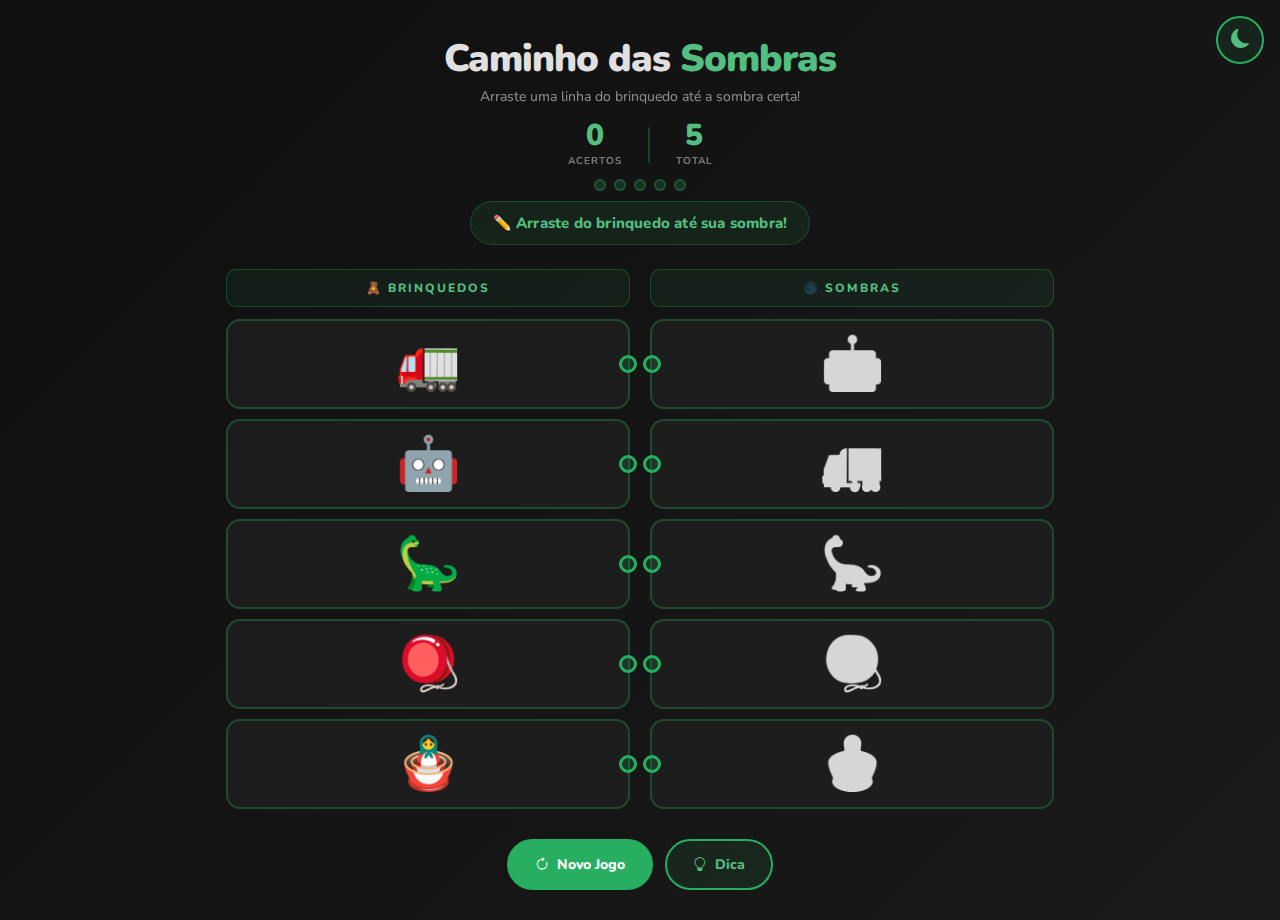
<file: jogo2.html>
<!DOCTYPE html>
<html lang="pt-BR">
<head>
  <meta charset="UTF-8">
  <meta name="viewport" content="width=device-width, initial-scale=1.0, user-scalable=no">
  <title>Caminho das Sombras</title>
  <link href="https://cdn.jsdelivr.net/npm/bootstrap@5.3.0/dist/css/bootstrap.min.css" rel="stylesheet">
  <link rel="stylesheet" href="https://cdn.jsdelivr.net/npm/bootstrap-icons@1.10.0/font/bootstrap-icons.css">
  <style>
    @import url('https://fonts.googleapis.com/css2?family=Nunito:wght@400;700;800;900&display=swap');

    :root {
      --primary-green: #27AE60;
      --primary-green-dark: #1E8449;
      --primary-green-light: #52BE80;
      --dark-card: #1A1A1A;
      --dark-text: #E0E0E0;
      --light-card: #FFFFFF;
      --light-text: #212529;
      --border-color: rgba(39, 174, 96, 0.3);
      --hint-gold: #F0B429;
    }

    * { margin: 0; padding: 0; box-sizing: border-box; }

    body {
      font-family: 'Nunito', 'Segoe UI', sans-serif;
      min-height: 100vh;
      overflow-x: hidden;
      transition: background 0.4s ease, color 0.4s ease;
      touch-action: none;
    }

    body.dark-mode {
      background: linear-gradient(135deg, #0F0F0F 0%, #1A1A1A 100%);
      color: var(--dark-text);
    }
    body.light-mode {
      background: linear-gradient(135deg, #E8F8F5 0%, #D5F4E6 100%);
      color: var(--light-text);
    }

    /* ── Theme Toggle ── */
    .theme-toggle { position: fixed; top: 16px; right: 16px; z-index: 1000; }
    .btn-theme {
      width: 48px; height: 48px; border-radius: 50%;
      border: 2px solid var(--primary-green);
      background: rgba(39,174,96,.1);
      cursor: pointer; font-size: 19px;
      display: flex; align-items: center; justify-content: center;
      transition: all .3s ease; color: var(--primary-green-light);
    }
    .btn-theme:hover { transform: scale(1.1); box-shadow: 0 5px 15px rgba(39,174,96,.3); }

    /* ── Header ── */
    .game-header { text-align: center; padding: 36px 20px 10px; }

    .game-title { font-size: 38px; font-weight: 900; letter-spacing: -1px; margin-bottom: 4px; }
    .game-title .highlight { color: var(--primary-green-light); }
    .dark-mode  .game-title { color: var(--dark-text); }
    .light-mode .game-title { color: var(--primary-green-dark); }

    .game-subtitle { font-size: 14px; opacity: .6; margin-bottom: 14px; }

    /* ── Score ── */
    .score-bar { display: flex; justify-content: center; align-items: center; gap: 26px; margin-bottom: 10px; }
    .score-item { display: flex; flex-direction: column; align-items: center; gap: 3px; }
    .score-value { font-size: 30px; font-weight: 900; color: var(--primary-green-light); line-height: 1; }
    .score-label { font-size: 10px; text-transform: uppercase; letter-spacing: 1px; opacity: .5; font-weight: 700; }
    .score-divider { width: 2px; height: 36px; background: var(--border-color); border-radius: 2px; }

    /* ── Progress Dots ── */
    .progress-dots { display: flex; justify-content: center; gap: 8px; margin: 6px 0 10px; }
    .dot { width: 12px; height: 12px; border-radius: 50%; transition: all .4s ease; }
    .dark-mode  .dot { background: rgba(39,174,96,.2); border: 2px solid var(--border-color); }
    .light-mode .dot { background: rgba(39,174,96,.15); border: 2px solid rgba(39,174,96,.3); }
    .dot.filled { background: var(--primary-green-light) !important; border-color: var(--primary-green) !important; transform: scale(1.2); }

    /* ── Instruction Bar ── */
    .instruction-bar {
      text-align: center; font-size: 15px; font-weight: 800;
      padding: 10px 22px; border-radius: 50px;
      margin: 0 auto 14px; max-width: 500px;
      transition: all .4s ease; letter-spacing: .2px;
      display: inline-block;
    }
    .dark-mode  .instruction-bar { background: rgba(39,174,96,.1); border: 1.5px solid var(--border-color); color: var(--primary-green-light); }
    .light-mode .instruction-bar { background: rgba(39,174,96,.08); border: 1.5px solid rgba(39,174,96,.25); color: var(--primary-green-dark); }
    .instruction-bar.hint-mode {
      background: rgba(240,180,41,.12) !important;
      border-color: rgba(240,180,41,.5) !important;
      color: #E6A817 !important;
      animation: hintBarPulse 1.3s ease infinite;
    }
    @keyframes hintBarPulse {
      0%,100% { box-shadow: 0 0 0 0 rgba(240,180,41,0); }
      50%     { box-shadow: 0 0 0 6px rgba(240,180,41,.12); }
    }

    .instr-wrap { text-align: center; }

    /* ── GAME AREA ── */
    .game-area-wrap {
      position: relative;
      width: 100%;
      max-width: 860px;
      margin: 0 auto;
      padding: 0 16px 10px;
    }

    /* SVG canvas — sits over everything for drawing */
    #drawCanvas {
      position: absolute;
      top: 0; left: 0;
      width: 100%; height: 100%;
      pointer-events: none;
      z-index: 10;
      overflow: visible;
    }

    /* Two columns */
    .columns-grid {
      display: grid;
      grid-template-columns: 1fr 1fr;
      gap: 20px;
      position: relative;
      z-index: 5;
    }

    .col-header {
      text-align: center;
      font-size: 12px; font-weight: 800;
      text-transform: uppercase; letter-spacing: 2px;
      margin-bottom: 12px; padding: 9px;
      border-radius: 10px; color: var(--primary-green-light);
    }
    .dark-mode  .col-header { background: rgba(39,174,96,.08); border: 1px solid var(--border-color); }
    .light-mode .col-header { background: rgba(39,174,96,.10); border: 1px solid rgba(39,174,96,.2); }

    .toy-list, .shadow-list { display: flex; flex-direction: column; gap: 10px; }

    /* ── Item Cards ── */
    .toy-card {
      border-radius: 14px; padding: 14px 16px;
      display: flex; align-items: center; justify-content: center;
      position: relative; min-height: 90px;
      transition: all .3s cubic-bezier(.34,1.56,.64,1);
      border: 2.5px solid transparent;
      animation: cardIn .4s ease-out both;
      user-select: none;
    }
    @keyframes cardIn {
      from { opacity: 0; transform: translateY(18px) scale(.94); }
      to   { opacity: 1; transform: translateY(0) scale(1); }
    }
    .dark-mode  .toy-card { background: rgba(30,30,30,.85); border-color: var(--border-color); }
    .light-mode .toy-card { background: #FFF; border-color: rgba(0,0,0,.07); box-shadow: 0 3px 12px rgba(0,0,0,.06); }

    .toy-emoji { font-size: 52px; line-height: 1; pointer-events: none; transition: transform .3s ease; }
    .toy-card:hover .toy-emoji { transform: scale(1.08); }

    /* Shadow filter */
    .shadow-card .toy-emoji { filter: brightness(0) opacity(.72); }
    .dark-mode .shadow-card .toy-emoji { filter: brightness(0) invert(1) opacity(.82); }

    /* Dot anchor — shows where line starts/ends */
    .anchor-dot {
      position: absolute;
      width: 18px; height: 18px;
      border-radius: 50%;
      border: 3px solid var(--primary-green);
      background: rgba(39,174,96,.18);
      transition: all .3s ease;
      z-index: 20;
      cursor: crosshair;
    }
    /* Item card: anchor on right side center */
    .item-card .anchor-dot { right: -9px; top: 50%; transform: translateY(-50%); }
    /* Shadow card: anchor on left side center */
    .shadow-card .anchor-dot { left: -9px; top: 50%; transform: translateY(-50%); }

    /* Active dragging source */
    .toy-card.dragging {
      border-color: var(--primary-green-light) !important;
      background: rgba(39,174,96,.13) !important;
      box-shadow: 0 0 0 3px rgba(39,174,96,.2) !important;
      transform: scale(1.03);
    }

    /* Correct match */
    .toy-card.correct {
      border-color: var(--primary-green) !important;
      background: rgba(39,174,96,.18) !important;
      pointer-events: none;
      animation: correctPop .55s cubic-bezier(.34,1.56,.64,1);
    }
    @keyframes correctPop {
      0%  { transform: scale(1); }
      40% { transform: scale(1.1); }
      70% { transform: scale(.97); }
      100%{ transform: scale(1); }
    }
    .toy-card.matched { opacity: .55; pointer-events: none; }

    /* Hint glow */
    .toy-card.hint-glow {
      border-color: var(--hint-gold) !important;
      background: rgba(240,180,41,.1) !important;
      box-shadow: 0 0 0 3px rgba(240,180,41,.2), 0 6px 20px rgba(240,180,41,.15) !important;
      animation: hintCardPulse 1.3s ease infinite !important;
    }
    @keyframes hintCardPulse {
      0%,100% { transform: scale(1); }
      50%     { transform: scale(1.04); }
    }

    /* Match badge */
    .match-badge {
      position: absolute; top: 7px; right: 7px;
      width: 24px; height: 24px; border-radius: 50%;
      display: none; align-items: center; justify-content: center;
      font-size: 13px; background: var(--primary-green); color: white;
    }
    .toy-card.correct .match-badge { display: flex; }

    /* ── Buttons ── */
    .game-actions { display: flex; justify-content: center; gap: 12px; margin-top: 20px; flex-wrap: wrap; padding-bottom: 30px; }

    .btn-game {
      padding: 13px 26px; border-radius: 50px;
      border: 2px solid var(--primary-green);
      font-size: 14px; font-weight: 800; cursor: pointer;
      transition: all .3s ease; font-family: 'Nunito', sans-serif;
      display: flex; align-items: center; gap: 8px;
    }
    .btn-primary-game { background: var(--primary-green); color: white; }
    .btn-primary-game:hover { background: var(--primary-green-dark); transform: translateY(-2px); box-shadow: 0 8px 20px rgba(39,174,96,.35); }
    .dark-mode  .btn-secondary-game { background: rgba(39,174,96,.1); color: var(--primary-green-light); }
    .light-mode .btn-secondary-game { background: rgba(39,174,96,.08); color: var(--primary-green-dark); }
    .btn-secondary-game:hover { background: rgba(39,174,96,.2); transform: translateY(-2px); }

    /* ── Win Modal ── */
    .win-overlay {
      position: fixed; inset: 0;
      background: rgba(0,0,0,.72); backdrop-filter: blur(8px);
      display: flex; align-items: center; justify-content: center;
      z-index: 3000; opacity: 0; pointer-events: none; transition: opacity .4s ease;
    }
    .win-overlay.show { opacity: 1; pointer-events: all; }
    .win-modal {
      border-radius: 24px; padding: 48px 38px; text-align: center;
      max-width: 400px; width: 90%;
      border: 2px solid var(--primary-green);
      box-shadow: 0 20px 60px rgba(39,174,96,.3);
      transform: scale(.8); transition: transform .4s cubic-bezier(.34,1.56,.64,1);
    }
    .dark-mode  .win-modal { background: var(--dark-card); }
    .light-mode .win-modal { background: white; }
    .win-overlay.show .win-modal { transform: scale(1); }
    .win-emoji  { font-size: 80px; display: block; margin-bottom: 14px; animation: winBounce .8s cubic-bezier(.34,1.56,.64,1); }
    @keyframes winBounce {
      0%  { transform: scale(0) rotate(-10deg); }
      60% { transform: scale(1.15) rotate(5deg); }
      100%{ transform: scale(1) rotate(0); }
    }
    .win-title  { font-size: 32px; font-weight: 900; color: var(--primary-green-light); margin-bottom: 8px; }
    .win-stats  { font-size: 15px; opacity: .7; margin-bottom: 26px; line-height: 1.6; }
    .stars      { font-size: 38px; margin-bottom: 12px; letter-spacing: 5px; }

    /* ── Responsive ── */
    @media (max-width: 580px) {
      .game-title { font-size: 28px; }
      .toy-emoji  { font-size: 38px; }
      .toy-card   { min-height: 72px; padding: 10px 12px; }
      .anchor-dot { width: 14px; height: 14px; }
      .item-card .anchor-dot  { right: -7px; }
      .shadow-card .anchor-dot{ left:  -7px; }
    }
  </style>
</head>
<body class="dark-mode">

  <div class="theme-toggle">
    <button id="themeBtn" class="btn-theme"><i class="bi bi-moon-fill"></i></button>
  </div>

  <!-- Win Modal -->
  <div class="win-overlay" id="winOverlay">
    <div class="win-modal">
      <span class="win-emoji">🏆</span>
      <div class="stars">⭐⭐⭐</div>
      <div class="win-title">Incrível!</div>
      <div class="win-stats" id="winStats">Você conectou todos os pares!</div>
      <button class="btn-game btn-primary-game" onclick="restartGame()" style="margin:0 auto;display:flex;">
        <i class="bi bi-arrow-clockwise"></i> Jogar de Novo
      </button>
    </div>
  </div>

  <!-- Header -->
  <div class="game-header">
    <h1 class="game-title">Caminho das <span class="highlight">Sombras</span></h1>
    <p class="game-subtitle">Arraste uma linha do brinquedo até a sombra certa!</p>

    <div class="score-bar">
      <div class="score-item">
        <div class="score-value" id="scoreCorrect">0</div>
        <div class="score-label">Acertos</div>
      </div>
      <div class="score-divider"></div>
      <div class="score-item">
        <div class="score-value" id="scoreTotal">5</div>
        <div class="score-label">Total</div>
      </div>
    </div>

    <div class="progress-dots" id="progressDots"></div>
    <div class="instr-wrap">
      <span class="instruction-bar" id="instructionBar">✏️ Arraste do brinquedo até sua sombra!</span>
    </div>
  </div>

  <!-- Game Area -->
  <div class="game-area-wrap" id="gameAreaWrap">
    <!-- SVG drawing layer -->
    <svg id="drawCanvas" xmlns="http://www.w3.org/2000/svg"></svg>

    <div class="columns-grid">
      <div>
        <div class="col-header">🧸 Brinquedos</div>
        <div class="toy-list" id="toyList"></div>
      </div>
      <div>
        <div class="col-header">🌑 Sombras</div>
        <div class="shadow-list" id="shadowList"></div>
      </div>
    </div>
  </div>

  <div class="game-actions">
    <button class="btn-game btn-primary-game" onclick="restartGame()">
      <i class="bi bi-arrow-clockwise"></i> Novo Jogo
    </button>
    <button class="btn-game btn-secondary-game" onclick="requestHint()">
      <i class="bi bi-lightbulb"></i> Dica
    </button>
  </div>

<script>
// ═══════════════════════════════════════════════
//  AUDIO ENGINE
// ═══════════════════════════════════════════════
let audioCtx = null;
function ensureAudio() {
  if (!audioCtx) audioCtx = new (window.AudioContext || window.webkitAudioContext)();
  if (audioCtx.state === 'suspended') audioCtx.resume();
}
function playTone(freq, type, duration, vol, delay = 0) {
  try {
    ensureAudio();
    const osc = audioCtx.createOscillator();
    const gain = audioCtx.createGain();
    osc.connect(gain); gain.connect(audioCtx.destination);
    osc.type = type;
    osc.frequency.setValueAtTime(freq, audioCtx.currentTime + delay);
    gain.gain.setValueAtTime(0, audioCtx.currentTime + delay);
    gain.gain.linearRampToValueAtTime(vol, audioCtx.currentTime + delay + 0.01);
    gain.gain.exponentialRampToValueAtTime(0.001, audioCtx.currentTime + delay + duration);
    osc.start(audioCtx.currentTime + delay);
    osc.stop(audioCtx.currentTime + delay + duration + 0.05);
  } catch(e){}
}
function playSoundCorrect() {
  playTone(523.25,'sine',0.28,0.30,0.00);
  playTone(659.25,'sine',0.28,0.30,0.11);
  playTone(783.99,'sine',0.32,0.30,0.22);
  playTone(1046.5,'sine',0.20,0.17,0.38);
}
function playSoundWin() {
  [[523.25,.17,.00],[523.25,.17,.17],[783.99,.38,.34],
   [698.46,.17,.76],[659.25,.17,.93],[587.33,.17,1.10],
   [1046.5,.52,1.27]].forEach(([f,d,t])=>playTone(f,'sine',d,0.28,t));
}
function playSoundHint() {
  playTone(392,'sine',0.26,0.16,0.00);
  playTone(523,'sine',0.26,0.16,0.18);
}
function playSoundDrag() {
  playTone(440,'sine',0.08,0.08);
}

// ═══════════════════════════════════════════════
//  GAME DATA
// ═══════════════════════════════════════════════
const TOYS = [
  { id:'dino',  name:'Dinossauro', emoji:'🦕' },
  { id:'truck', name:'Caminhão',   emoji:'🚛' },
  { id:'robot', name:'Robô',       emoji:'🤖' },
  { id:'doll',  name:'Boneca',     emoji:'🪆' },
  { id:'yoyo',  name:'Ioiô',       emoji:'🪀' },
];

// Line colors for each connection (distinct, accessible palette)
const LINE_COLORS = ['#52BE80','#5DADE2','#F39C12','#A569BD','#E74C3C'];

let itemOrder   = [];
let shadowOrder = [];
let matchedPairs = new Set();      // set of toy ids matched
let connections  = {};             // toyId -> { lineEl, color }
let colorIdx     = 0;

// Drag state
let dragging      = false;
let dragSourceId  = null;          // toy id being dragged from
let dragSourceEl  = null;          // item card element
let dragLine      = null;          // live SVG line during drag
let dragColor     = '#52BE80';

let hintTimeout  = null;
let instrTimeout = null;

// ═══════════════════════════════════════════════
//  UTILITIES
// ═══════════════════════════════════════════════
function shuffle(arr) {
  const a = [...arr];
  for (let i = a.length-1; i > 0; i--) {
    const j = Math.floor(Math.random()*(i+1));
    [a[i],a[j]] = [a[j],a[i]];
  }
  return a;
}

function setInstruction(text, isHint=false, clearAfter=0) {
  clearTimeout(instrTimeout);
  const bar = document.getElementById('instructionBar');
  bar.textContent = text;
  bar.classList.toggle('hint-mode', isHint);
  if (clearAfter>0) instrTimeout = setTimeout(()=>bar.classList.remove('hint-mode'), clearAfter);
}

function clearHintGlow() {
  clearTimeout(hintTimeout);
  document.querySelectorAll('.hint-glow').forEach(c=>c.classList.remove('hint-glow'));
}

function updateScore() {
  document.getElementById('scoreCorrect').textContent = matchedPairs.size;
  document.getElementById('scoreTotal').textContent   = TOYS.length;
}

function fillNextDot() {
  for (const dot of document.querySelectorAll('.dot')) {
    if (!dot.classList.contains('filled')) { dot.classList.add('filled'); break; }
  }
}

// Get center of anchor dot in SVG/wrap coordinate space
function getAnchorCenter(card, side) {
  const wrap = document.getElementById('gameAreaWrap');
  const wrapRect = wrap.getBoundingClientRect();
  const cardRect  = card.getBoundingClientRect();
  const y = cardRect.top - wrapRect.top + cardRect.height / 2;
  if (side === 'right') return { x: cardRect.right - wrapRect.left, y };
  return { x: cardRect.left  - wrapRect.left, y };
}

// ═══════════════════════════════════════════════
//  INIT & RENDER
// ═══════════════════════════════════════════════
function initGame() {
  dragging     = false;
  dragSourceId = null;
  dragSourceEl = null;
  dragLine     = null;
  matchedPairs = new Set();
  connections  = {};
  colorIdx     = 0;
  itemOrder    = shuffle(TOYS);
  shadowOrder  = shuffle(TOYS);

  // Clear SVG
  const svg = document.getElementById('drawCanvas');
  svg.innerHTML = '';

  renderBoard();
  renderDots();
  updateScore();
  setInstruction('✏️ Arraste do brinquedo até sua sombra!');
}

function renderBoard() {
  const toyList    = document.getElementById('toyList');
  const shadowList = document.getElementById('shadowList');
  toyList.innerHTML    = '';
  shadowList.innerHTML = '';

  itemOrder.forEach((toy, i) => {
    const card = document.createElement('div');
    card.className = 'toy-card item-card';
    card.dataset.id = toy.id;
    card.style.animationDelay = `${i*0.07}s`;
    card.innerHTML = `
      <span class="toy-emoji">${toy.emoji}</span>
      <div class="anchor-dot" data-id="${toy.id}" data-side="right"></div>
      <span class="match-badge"><i class="bi bi-check2"></i></span>
    `;
    toyList.appendChild(card);
  });

  shadowOrder.forEach((toy, i) => {
    const card = document.createElement('div');
    card.className = 'toy-card shadow-card';
    card.dataset.id = toy.id;
    card.style.animationDelay = `${i*0.07}s`;
    card.innerHTML = `
      <span class="toy-emoji">${toy.emoji}</span>
      <div class="anchor-dot" data-id="${toy.id}" data-side="left"></div>
      <span class="match-badge"><i class="bi bi-check2"></i></span>
    `;
    shadowList.appendChild(card);
  });

  attachDragHandlers();
}

function renderDots() {
  const c = document.getElementById('progressDots');
  c.innerHTML = '';
  TOYS.forEach(()=>{
    const d = document.createElement('div');
    d.className = 'dot';
    c.appendChild(d);
  });
}

// ═══════════════════════════════════════════════
//  SVG LINE HELPERS
// ═══════════════════════════════════════════════
function makeSVGLine(x1,y1,x2,y2,color,animated=false) {
  const svg = document.getElementById('drawCanvas');
  const line = document.createElementNS('http://www.w3.org/2000/svg','line');
  line.setAttribute('x1',x1); line.setAttribute('y1',y1);
  line.setAttribute('x2',x2); line.setAttribute('y2',y2);
  line.setAttribute('stroke',color);
  line.setAttribute('stroke-width','5');
  line.setAttribute('stroke-linecap','round');
  if (animated) {
    // Draw-on animation using stroke-dasharray
    const len = Math.hypot(x2-x1,y2-y1);
    line.setAttribute('stroke-dasharray', len);
    line.setAttribute('stroke-dashoffset', len);
    line.style.transition = 'stroke-dashoffset 0.35s ease-out';
    setTimeout(()=>line.setAttribute('stroke-dashoffset','0'),20);
  } else {
    line.style.opacity = '0.55';
  }
  // Glow filter
  line.style.filter = `drop-shadow(0 0 4px ${color}99)`;
  svg.appendChild(line);
  return line;
}

function updateLine(line, x2, y2) {
  line.setAttribute('x2',x2);
  line.setAttribute('y2',y2);
}

function removeLine(line) {
  if (line && line.parentNode) line.parentNode.removeChild(line);
}

// ═══════════════════════════════════════════════
//  DRAG HANDLERS — mouse + touch
// ═══════════════════════════════════════════════
function attachDragHandlers() {
  // Pointer events on item-card anchors (right side)
  document.querySelectorAll('.item-card .anchor-dot').forEach(dot => {
    dot.addEventListener('pointerdown', onDragStart, { passive:false });
  });
  // Also allow starting drag from anywhere on item card
  document.querySelectorAll('.item-card').forEach(card => {
    card.addEventListener('pointerdown', onDragStart, { passive:false });
  });
}

function getEventPos(e) {
  const wrap = document.getElementById('gameAreaWrap');
  const rect = wrap.getBoundingClientRect();
  const clientX = e.touches ? e.touches[0].clientX : e.clientX;
  const clientY = e.touches ? e.touches[0].clientY : e.clientY;
  return { x: clientX - rect.left, y: clientY - rect.top };
}

function onDragStart(e) {
  e.preventDefault();

  // Find the item-card
  const card = e.currentTarget.closest ? e.currentTarget.closest('.item-card') || e.currentTarget : e.currentTarget;
  if (!card.classList.contains('item-card')) return;

  const id = card.dataset.id;
  if (matchedPairs.has(id)) return;

  clearHintGlow();
  playSoundDrag();

  dragging     = true;
  dragSourceId = id;
  dragSourceEl = card;
  dragColor    = LINE_COLORS[colorIdx % LINE_COLORS.length];

  card.classList.add('dragging');

  // Remove existing line for this toy if re-drawing
  if (connections[id]) {
    removeLine(connections[id].lineEl);
    delete connections[id];
  }

  const start = getAnchorCenter(card, 'right');
  const pos   = getEventPos(e);
  dragLine    = makeSVGLine(start.x, start.y, pos.x, pos.y, dragColor, false);
  dragLine.style.opacity = '0.7';

  const toy = TOYS.find(t=>t.id===id);
  setInstruction(`${toy.emoji} Arraste até a sombra do ${toy.name}!`);

  window.addEventListener('pointermove', onDragMove, { passive:false });
  window.addEventListener('pointerup',   onDragEnd,  { passive:false });
  window.addEventListener('touchmove',   onDragMove, { passive:false });
  window.addEventListener('touchend',    onDragEnd,  { passive:false });
}

function onDragMove(e) {
  if (!dragging) return;
  e.preventDefault();
  const pos = getEventPos(e);
  updateLine(dragLine, pos.x, pos.y);

  // Highlight shadow card under pointer
  document.querySelectorAll('.shadow-card').forEach(c => {
    const rect  = c.getBoundingClientRect();
    const wrap  = document.getElementById('gameAreaWrap').getBoundingClientRect();
    const px    = (e.touches ? e.touches[0].clientX : e.clientX);
    const py    = (e.touches ? e.touches[0].clientY : e.clientY);
    const over  = px>=rect.left && px<=rect.right && py>=rect.top && py<=rect.bottom;
    c.style.borderColor = over && !matchedPairs.has(c.dataset.id)
      ? dragColor : '';
    c.style.boxShadow = over && !matchedPairs.has(c.dataset.id)
      ? `0 0 0 3px ${dragColor}44` : '';
  });
}

function onDragEnd(e) {
  if (!dragging) return;
  dragging = false;

  window.removeEventListener('pointermove', onDragMove);
  window.removeEventListener('pointerup',   onDragEnd);
  window.removeEventListener('touchmove',   onDragMove);
  window.removeEventListener('touchend',    onDragEnd);

  // Reset shadow card highlights
  document.querySelectorAll('.shadow-card').forEach(c => {
    c.style.borderColor = '';
    c.style.boxShadow   = '';
  });
  dragSourceEl.classList.remove('dragging');

  // Find shadow card under pointer
  const cx = e.changedTouches ? e.changedTouches[0].clientX : e.clientX;
  const cy = e.changedTouches ? e.changedTouches[0].clientY : e.clientY;
  let targetCard = null;
  document.querySelectorAll('.shadow-card').forEach(c => {
    const r = c.getBoundingClientRect();
    if (cx>=r.left && cx<=r.right && cy>=r.top && cy<=r.bottom) targetCard = c;
  });

  if (!targetCard || matchedPairs.has(targetCard.dataset.id)) {
    // Dropped on nothing valid — remove line, gentle hint
    removeLine(dragLine);
    dragLine = null;
    playSoundHint();
    // Highlight source card and its correct shadow
    dragSourceEl.classList.add('hint-glow');
    const correctShadow = document.querySelector(`.shadow-card[data-id="${dragSourceId}"]`);
    if (correctShadow) correctShadow.classList.add('hint-glow');
    const toy = TOYS.find(t=>t.id===dragSourceId);
    setInstruction(`💡 Tente chegar até a sombra do ${toy.name}!`, true, 3000);
    hintTimeout = setTimeout(()=>{
      clearHintGlow();
      setInstruction('✏️ Arraste do brinquedo até sua sombra!');
    }, 3000);
    dragSourceId = null; dragSourceEl = null; dragLine = null;
    return;
  }

  const targetId = targetCard.dataset.id;

  if (targetId === dragSourceId) {
    // ── CORRECT! ──
    colorIdx++;
    const anchorEnd = getAnchorCenter(targetCard, 'left');
    const anchorStart = getAnchorCenter(dragSourceEl, 'right');

    // Replace live drag line with a snapped, animated final line
    removeLine(dragLine);
    const finalLine = makeSVGLine(
      anchorStart.x, anchorStart.y,
      anchorEnd.x,   anchorEnd.y,
      dragColor, true
    );
    connections[dragSourceId] = { lineEl: finalLine, color: dragColor };

    // Mark cards correct
    dragSourceEl.classList.add('correct', 'matched');
    targetCard.classList.add('correct', 'matched');

    matchedPairs.add(dragSourceId);
    fillNextDot();
    updateScore();
    playSoundCorrect();

    const toy = TOYS.find(t=>t.id===dragSourceId);
    setInstruction(`🌟 Incrível! Você conectou o ${toy.name}! 🎉`);

    // Sparkle particles on the line
    spawnParticles(anchorStart.x, anchorStart.y, anchorEnd.x, anchorEnd.y, dragColor);

    if (matchedPairs.size === TOYS.length) {
      setTimeout(showWin, 800);
    } else {
      setTimeout(()=>setInstruction('✏️ Continue! Conecte outro brinquedo!'), 2000);
    }
  } else {
    // ── NOT CORRECT — gentle hint, no punishment ──
    removeLine(dragLine);
    dragLine = null;
    playSoundHint();

    const correctShadow = document.querySelector(`.shadow-card[data-id="${dragSourceId}"]`);
    dragSourceEl.classList.add('hint-glow');
    if (correctShadow) correctShadow.classList.add('hint-glow');

    const toy = TOYS.find(t=>t.id===dragSourceId);
    setInstruction(`💡 Olha bem! Qual sombra tem a forma do ${toy.name}?`, true, 3200);
    hintTimeout = setTimeout(()=>{
      clearHintGlow();
      setInstruction('✏️ Arraste do brinquedo até sua sombra!');
    }, 3200);
  }

  dragSourceId = null; dragSourceEl = null; dragLine = null;
}

// ═══════════════════════════════════════════════
//  SPARKLE PARTICLES (canvas overlay)
// ═══════════════════════════════════════════════
function spawnParticles(x1,y1,x2,y2,color) {
  const wrap = document.getElementById('gameAreaWrap');
  const canvas = document.createElement('canvas');
  canvas.style.cssText = 'position:absolute;top:0;left:0;width:100%;height:100%;pointer-events:none;z-index:30;';
  canvas.width  = wrap.offsetWidth;
  canvas.height = wrap.offsetHeight;
  wrap.appendChild(canvas);
  const ctx = canvas.getContext('2d');

  const mx = (x1+x2)/2, my = (y1+y2)/2;
  const particles = Array.from({length:22},()=>({
    x: mx + (Math.random()-0.5)*40,
    y: my + (Math.random()-0.5)*40,
    vx:(Math.random()-0.5)*4,
    vy:(Math.random()-0.7)*5,
    r: Math.random()*5+3,
    alpha:1,
    color: Math.random()>.5 ? color : '#FFF'
  }));

  let frame = 0;
  function animate() {
    ctx.clearRect(0,0,canvas.width,canvas.height);
    particles.forEach(p=>{
      p.x  += p.vx; p.y += p.vy; p.vy += 0.18;
      p.alpha -= 0.028;
      ctx.save();
      ctx.globalAlpha = Math.max(0,p.alpha);
      ctx.fillStyle = p.color;
      ctx.beginPath();
      ctx.arc(p.x,p.y,p.r,0,Math.PI*2);
      ctx.fill();
      ctx.restore();
    });
    frame++;
    if (frame < 55) requestAnimationFrame(animate);
    else wrap.removeChild(canvas);
  }
  requestAnimationFrame(animate);
}

// ═══════════════════════════════════════════════
//  HINT BUTTON
// ═══════════════════════════════════════════════
function requestHint() {
  clearHintGlow();
  const unmatched = TOYS.filter(t=>!matchedPairs.has(t.id));
  if (!unmatched.length) return;
  const target = unmatched[Math.floor(Math.random()*unmatched.length)];

  const ic = document.querySelector(`.item-card[data-id="${target.id}"]`);
  const sc = document.querySelector(`.shadow-card[data-id="${target.id}"]`);
  [ic,sc].forEach(c=>{ if(c) c.classList.add('hint-glow'); });

  playSoundHint();
  setInstruction(`💡 Tente conectar o ${target.name} — ele está brilhando!`, true, 3500);
  hintTimeout = setTimeout(()=>{
    clearHintGlow();
    setInstruction('✏️ Arraste do brinquedo até sua sombra!');
  }, 3500);
}

// ═══════════════════════════════════════════════
//  WIN
// ═══════════════════════════════════════════════
function showWin() {
  playSoundWin();
  document.getElementById('winStats').textContent = `Você conectou todos os ${TOYS.length} brinquedos! Você é demais! 🎊`;
  document.getElementById('winOverlay').classList.add('show');
}

function restartGame() {
  document.getElementById('winOverlay').classList.remove('show');
  clearHintGlow();
  setTimeout(initGame, 300);
}

// ═══════════════════════════════════════════════
//  THEME
// ═══════════════════════════════════════════════
const themeBtn   = document.getElementById('themeBtn');
const savedTheme = localStorage.getItem('theme') || 'dark-mode';
document.body.classList.add(savedTheme);
updateThemeIcon();

themeBtn.addEventListener('click', ()=>{
  const dark = document.body.classList.contains('dark-mode');
  document.body.classList.replace(dark?'dark-mode':'light-mode', dark?'light-mode':'dark-mode');
  localStorage.setItem('theme', dark?'light-mode':'dark-mode');
  updateThemeIcon();
  renderBoard();
  // Redraw completed connections after re-render
  setTimeout(()=>{
    const svg = document.getElementById('drawCanvas');
    svg.innerHTML = '';
    Object.entries(connections).forEach(([id,{color}])=>{
      const ic = document.querySelector(`.item-card[data-id="${id}"]`);
      const sc = document.querySelector(`.shadow-card[data-id="${id}"]`);
      if (ic && sc) {
        const s = getAnchorCenter(ic,'right');
        const e = getAnchorCenter(sc,'left');
        connections[id].lineEl = makeSVGLine(s.x,s.y,e.x,e.y,color,false);
        connections[id].lineEl.style.opacity='1';
      }
    });
  },100);
});

function updateThemeIcon() {
  themeBtn.querySelector('i').className = document.body.classList.contains('dark-mode')
    ? 'bi bi-moon-fill' : 'bi bi-sun-fill';
}

// ── Resize: redraw lines ──
window.addEventListener('resize', ()=>{
  const svg = document.getElementById('drawCanvas');
  svg.innerHTML = '';
  Object.entries(connections).forEach(([id,{color}])=>{
    const ic = document.querySelector(`.item-card[data-id="${id}"]`);
    const sc = document.querySelector(`.shadow-card[data-id="${id}"]`);
    if (ic && sc) {
      const s = getAnchorCenter(ic,'right');
      const e = getAnchorCenter(sc,'left');
      connections[id].lineEl = makeSVGLine(s.x,s.y,e.x,e.y,color,false);
      connections[id].lineEl.style.opacity='1';
    }
  });
});

// ─── START ───
initGame();
</script>
</body>
</html>
</file>
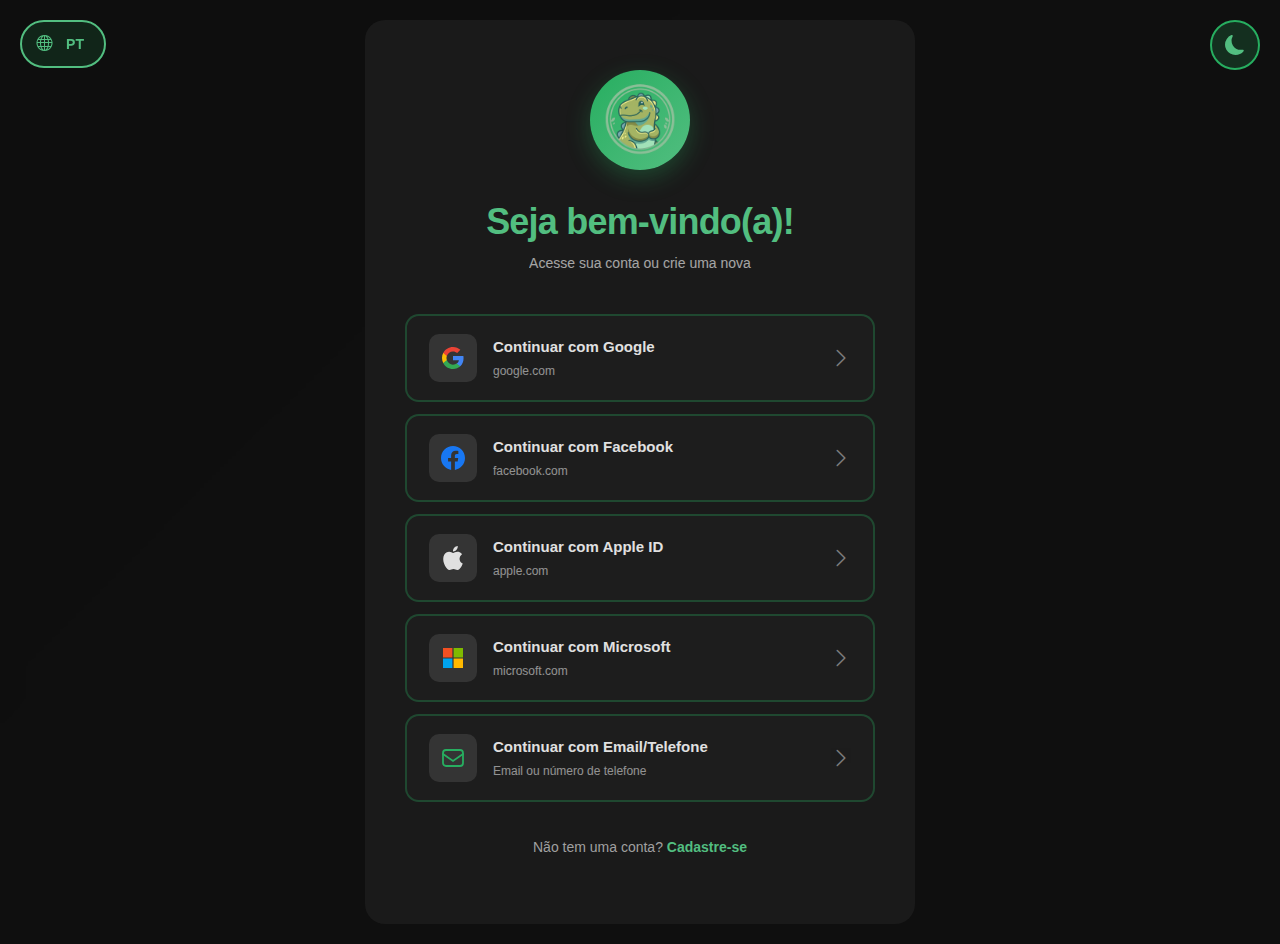
<file: login.html>
<!DOCTYPE html>
<html lang="en">
<head>
    <meta charset="UTF-8">
    <meta name="viewport" content="width=device-width, initial-scale=1.0">
    <title data-i18n="page-title">Login - Welcome!</title>
    <link rel="icon" type="image/png" href="./assents/imgs/logos/logo.png">

    <!-- Bootstrap CSS -->
    <link href="https://cdn.jsdelivr.net/npm/bootstrap@5.3.0/dist/css/bootstrap.min.css" rel="stylesheet">
    <link rel="stylesheet" href="https://cdn.jsdelivr.net/npm/bootstrap-icons@1.10.0/font/bootstrap-icons.css">
    
    <!-- CSS External -->
    <link rel="stylesheet" href="./assents/styles/style.css">

</head>
<body class="dark-mode">
    
    <!-- Toggle Dark/Light Mode -->
    <div class="theme-toggle">
      <button id="themeBtn" class="btn-theme" title="Toggle theme">
        <i class="bi bi-moon-fill"></i>
      </button>
    </div>

    <!-- Language Selector Button -->
    <div class="language-selector">
      <button id="langBtn" class="btn-language-selector" title="Change language">
        <i class="bi bi-globe"></i>
        <span class="lang-code">EN</span>
      </button>
    </div>

    <!-- Login Container -->
    <div class="login-wrapper">
      <div class="login-content">
        <!-- Logo -->
        <div class="user-avatar">
          <img src="./assents/imgs/logos/logo.png" alt="Company Logo">
        </div>

        <!-- Título -->
        <h1 class="welcome-text"><span data-i18n="welcome-pt1">Welcome</span> <span class="highlight" data-i18n="welcome-pt2">Back</span>!</h1>
        
        <!-- Subtítulo -->
        <p class="welcome-subtitle" data-i18n="subtitle">Access your account or create a new one</p>

        <!-- Opções de Login -->
        <div class="login-options">
          <!-- Google -->
          <button class="login-btn btn-google" data-provider="google">
            <div class="btn-icon-wrapper">
              <svg viewBox="0 0 24 24" xmlns="http://www.w3.org/2000/svg">
                <path d="M22.56 12.25c0-.78-.07-1.53-.2-2.25H12v4.26h5.92c-.26 1.37-1.04 2.53-2.21 3.31v2.77h3.57c2.08-1.92 3.28-4.74 3.28-8.09z" fill="#4285F4"/>
                <path d="M12 23c2.97 0 5.46-.98 7.28-2.66l-3.57-2.77c-.98.66-2.23 1.06-3.71 1.06-2.86 0-5.29-1.93-6.16-4.53H2.18v2.84C3.99 20.53 7.7 23 12 23z" fill="#34A853"/>
                <path d="M5.84 14.09c-.22-.66-.35-1.36-.35-2.09s.13-1.43.35-2.09V7.07H2.18C1.43 8.55 1 10.22 1 12s.43 3.45 1.18 4.93l3.66-2.84z" fill="#FBBC05"/>
                <path d="M12 5.38c1.62 0 3.06.56 4.21 1.64l3.15-3.15C17.45 2.09 14.97 1 12 1 7.7 1 3.99 3.47 2.18 7.07l3.66 2.84c.87-2.6 3.3-4.53 6.16-4.53z" fill="#EA4335"/>
              </svg>
            </div>
            <div class="btn-text-wrapper">
              <div class="btn-main-text" data-i18n="google-main">Continue with Google</div>
              <div class="btn-sub-text">google.com</div>
            </div>
            <i class="bi bi-chevron-right btn-arrow"></i>
          </button>

          <!-- Facebook -->
          <button class="login-btn btn-facebook" data-provider="facebook">
            <div class="btn-icon-wrapper">
              <svg viewBox="0 0 24 24" xmlns="http://www.w3.org/2000/svg">
                <path d="M24 12.073c0-6.627-5.373-12-12-12s-12 5.373-12 12c0 5.99 4.388 10.954 10.125 11.854v-8.385H7.078v-3.47h3.047V9.43c0-3.007 1.792-4.669 4.533-4.669 1.312 0 2.686.235 2.686.235v2.953H15.83c-1.491 0-1.956.925-1.956 1.874v2.25h3.328l-.532 3.47h-2.796v8.385C19.612 23.027 24 18.062 24 12.073z" fill="#1877F2"/>
              </svg>
            </div>
            <div class="btn-text-wrapper">
              <div class="btn-main-text" data-i18n="facebook-main">Continue with Facebook</div>
              <div class="btn-sub-text">facebook.com</div>
            </div>
            <i class="bi bi-chevron-right btn-arrow"></i>
          </button>

          <!-- Apple -->
          <button class="login-btn btn-apple" data-provider="apple">
            <div class="btn-icon-wrapper">
              <svg viewBox="0 0 24 24" xmlns="http://www.w3.org/2000/svg">
                <path d="M12.152 6.896c-.948 0-2.415-1.078-3.96-1.04-2.04.027-3.91 1.183-4.961 3.014-2.117 3.675-.54 9.103 1.519 12.09 1.013 1.454 2.208 3.09 3.792 3.039 1.52-.065 2.09-.987 3.935-.987 1.831 0 2.35.987 3.96.948 1.637-.026 2.676-1.48 3.676-2.948 1.156-1.688 1.636-3.325 1.662-3.415-.039-.013-3.182-1.221-3.22-4.857-.026-3.04 2.48-4.494 2.597-4.559-1.429-2.09-3.623-2.324-4.39-2.376-2-.156-3.675 1.09-4.61 1.09z" fill="currentColor"/>
                <path d="M15.53 3.83c.843-1.012 1.4-2.427 1.245-3.83-1.207.052-2.662.805-3.532 1.818-.78.896-1.454 2.338-1.273 3.714 1.338.104 2.715-.688 3.559-1.701z" fill="currentColor"/>
              </svg>
            </div>
            <div class="btn-text-wrapper">
              <div class="btn-main-text" data-i18n="apple-main">Continue with Apple ID</div>
              <div class="btn-sub-text">apple.com</div>
            </div>
            <i class="bi bi-chevron-right btn-arrow"></i>
          </button>

          <!-- Microsoft -->
          <button class="login-btn btn-microsoft" data-provider="microsoft">
            <div class="btn-icon-wrapper">
              <svg viewBox="0 0 24 24" xmlns="http://www.w3.org/2000/svg">
                <path d="M11.4 2H2v9.4h9.4V2z" fill="#F25022"/>
                <path d="M22 2h-9.4v9.4H22V2z" fill="#7FBA00"/>
                <path d="M11.4 12.6H2V22h9.4v-9.4z" fill="#00A4EF"/>
                <path d="M22 12.6h-9.4V22H22v-9.4z" fill="#FFB900"/>
              </svg>
            </div>
            <div class="btn-text-wrapper">
              <div class="btn-main-text" data-i18n="microsoft-main">Continue with Microsoft</div>
              <div class="btn-sub-text">microsoft.com</div>
            </div>
            <i class="bi bi-chevron-right btn-arrow"></i>
          </button>

          <!-- Email/Telefone -->
          <button class="login-btn btn-email" data-provider="email">
            <div class="btn-icon-wrapper">
              <svg viewBox="0 0 24 24" fill="none" xmlns="http://www.w3.org/2000/svg">
                <rect x="2" y="4" width="20" height="16" rx="3" stroke="currentColor" stroke-width="1.8"/>
                <path d="M2 8l10 7 10-7" stroke="currentColor" stroke-width="1.8" stroke-linecap="round"/>
              </svg>
            </div>
            <div class="btn-text-wrapper">
              <div class="btn-main-text" data-i18n="email-main">Continue with Email/Phone</div>
              <div class="btn-sub-text" data-i18n="email-sub">Email or phone number</div>
            </div>
            <i class="bi bi-chevron-right btn-arrow"></i>
          </button>
        </div>

        <!-- Link de Cadastro -->
        <div class="register-section">
          <p><span data-i18n="register-text">Don't have an account?</span> <a href="./cadastro.html" data-i18n="register-link">Sign up</a></p>
        </div>
      </div>
    </div>

    <script src="https://cdn.jsdelivr.net/npm/bootstrap@5.3.3/dist/js/bootstrap.bundle.min.js"></script>
    <script>
      // Traduções
      const translations = {
        'en': {
          'page-title': 'Login - Welcome!',
          'welcome-pt1': 'Welcome',
          'welcome-pt2': 'Back',
          'subtitle': 'Access your account or create a new one',
          'google-main': 'Continue with Google',
          'facebook-main': 'Continue with Facebook',
          'apple-main': 'Continue with Apple ID',
          'microsoft-main': 'Continue with Microsoft',
          'email-main': 'Continue with Email/Phone',
          'email-sub': 'Email or phone number',
          'register-text': "Don't have an account?",
          'register-link': 'Sign up'
        },
        'pt': {
          'page-title': 'Login - Bem vindo(a)!',
          'welcome-pt1': 'Seja',
          'welcome-pt2': 'bem-vindo(a)',
          'subtitle': 'Acesse sua conta ou crie uma nova',
          'google-main': 'Continuar com Google',
          'facebook-main': 'Continuar com Facebook',
          'apple-main': 'Continuar com Apple ID',
          'microsoft-main': 'Continuar com Microsoft',
          'email-main': 'Continuar com Email/Telefone',
          'email-sub': 'Email ou número de telefone',
          'register-text': 'Não tem uma conta?',
          'register-link': 'Cadastre-se'
        },
        'es': {
          'page-title': 'Iniciar sesión - ¡Bienvenido!',
          'welcome-pt1': 'Bienvenido',
          'welcome-pt2': 'de vuelta',
          'subtitle': 'Accede a tu cuenta o crea una nueva',
          'google-main': 'Continuar con Google',
          'facebook-main': 'Continuar con Facebook',
          'apple-main': 'Continuar con Apple ID',
          'microsoft-main': 'Continuar con Microsoft',
          'email-main': 'Continuar con Email/Teléfono',
          'email-sub': 'Correo electrónico o número de teléfono',
          'register-text': '¿No tienes cuenta?',
          'register-link': 'Regístrate'
        },
        'fr': {
          'page-title': 'Connexion - Bienvenue!',
          'welcome-pt1': 'Bienvenue',
          'welcome-pt2': 'de retour',
          'subtitle': 'Accédez à votre compte ou créez-en un nouveau',
          'google-main': 'Continuer avec Google',
          'facebook-main': 'Continuer avec Facebook',
          'apple-main': 'Continuer avec Apple ID',
          'microsoft-main': 'Continuer avec Microsoft',
          'email-main': 'Continuer avec Email/Téléphone',
          'email-sub': 'Email ou numéro de téléphone',
          'register-text': "Vous n'avez pas de compte?",
          'register-link': 'S\'inscrire'
        },
        'de': {
          'page-title': 'Anmelden - Willkommen!',
          'welcome-pt1': 'Willkommen',
          'welcome-pt2': 'zurück',
          'subtitle': 'Greifen Sie auf Ihr Konto zu oder erstellen Sie ein neues',
          'google-main': 'Mit Google fortfahren',
          'facebook-main': 'Mit Facebook fortfahren',
          'apple-main': 'Mit Apple ID fortfahren',
          'microsoft-main': 'Mit Microsoft fortfahren',
          'email-main': 'Mit Email/Telefon fortfahren',
          'email-sub': 'E-Mail oder Telefonnummer',
          'register-text': 'Haben Sie kein Konto?',
          'register-link': 'Registrieren'
        }
      };

      // Detectar idioma
      function detectLanguage() {
        // Verificar URL params
        const urlParams = new URLSearchParams(window.location.search);
        const langParam = urlParams.get('lang');
        if (langParam) {
          return langParam;
        }
        
        // Verificar localStorage
        const savedLang = localStorage.getItem('selectedLanguage');
        if (savedLang) {
          return savedLang;
        }
        
        // Default: English
        return 'en';
      }

      // Aplicar traduções
      function applyLanguage(lang) {
        const trans = translations[lang] || translations['en'];
        
        document.querySelectorAll('[data-i18n]').forEach(element => {
          const key = element.getAttribute('data-i18n');
          if (trans[key]) {
            element.textContent = trans[key];
          }
        });

        // Atualizar título da página
        document.title = trans['page-title'];
        
        // Atualizar código de idioma no botão
        const langCode = lang.toUpperCase();
        const langCodeSpan = document.querySelector('.lang-code');
        if (langCodeSpan) {
          langCodeSpan.textContent = langCode;
        }

        // Salvar idioma no localStorage
        localStorage.setItem('selectedLanguage', lang);
        document.documentElement.lang = lang;
      }

      // Inicializar
      const currentLang = detectLanguage();
      applyLanguage(currentLang);

      // Toggle Dark/Light Mode
      const themeBtn = document.getElementById('themeBtn');
      const body = document.body;
      const savedTheme = localStorage.getItem('theme') || 'dark-mode';

      body.classList.remove('dark-mode', 'light-mode');
      body.classList.add(savedTheme);
      updateThemeIcon();

      themeBtn.addEventListener('click', () => {
        if (body.classList.contains('dark-mode')) {
          body.classList.remove('dark-mode');
          body.classList.add('light-mode');
          localStorage.setItem('theme', 'light-mode');
        } else {
          body.classList.remove('light-mode');
          body.classList.add('dark-mode');
          localStorage.setItem('theme', 'dark-mode');
        }
        updateThemeIcon();
      });

      function updateThemeIcon() {
        const icon = themeBtn.querySelector('i');
        if (body.classList.contains('dark-mode')) {
          icon.classList.remove('bi-sun-fill');
          icon.classList.add('bi-moon-fill');
        } else {
          icon.classList.remove('bi-moon-fill');
          icon.classList.add('bi-sun-fill');
        }
      }

      // Language Selector
      const langBtn = document.getElementById('langBtn');
      langBtn.addEventListener('click', () => {
        window.location.href = './index.html';
      });

      // Eventos dos botões de login
      document.querySelectorAll('.login-btn').forEach(btn => {
        btn.addEventListener('click', (e) => {
          const provider = e.currentTarget.dataset.provider;
          console.log('Login com:', provider);
          // Aqui você pode adicionar a lógica de autenticação
        });
      });
    </script>

</body>
</html>
  
    <script src="https://vlibras.gov.br/app/vlibras-plugin.js"></script>

    <script src="https://cdn.jsdelivr.net/npm/bootstrap@5.3.3/dist/js/bootstrap.bundle.min.js"></script>

    <script>
      // Inicializa o VLibras
      new window.VLibras.Widget("https://vlibras.gov.br/app");

      // Toggle Dark/Light Mode
      const themeBtn = document.getElementById("themeBtn");
      const body = document.body;
      const savedTheme = localStorage.getItem("theme") || "dark-mode";

      body.classList.remove("dark-mode", "light-mode");
      body.classList.add(savedTheme);
      updateThemeIcon();

      themeBtn.addEventListener("click", () => {
        if (body.classList.contains("dark-mode")) {
          body.classList.remove("dark-mode");
          body.classList.add("light-mode");
          localStorage.setItem("theme", "light-mode");
        } else {
          body.classList.remove("light-mode");
          body.classList.add("dark-mode");
          localStorage.setItem("theme", "dark-mode");
        }
        updateThemeIcon();
      });

      function updateThemeIcon() {
        const icon = themeBtn.querySelector("i");
        if (body.classList.contains("dark-mode")) {
          icon.classList.remove("bi-sun-fill");
          icon.classList.add("bi-moon-fill");
        } else {
          icon.classList.remove("bi-moon-fill");
          icon.classList.add("bi-sun-fill");
        }
      }

      // Eventos dos botões de login
      document.querySelectorAll(".login-btn").forEach((btn) => {
        btn.addEventListener("click", (e) => {
          const provider = e.currentTarget.dataset.provider;
          console.log("Login com:", provider);
          // Aqui você pode adicionar a lógica de autenticação
        });
      });
    </script>

</body>
</html>
</file>
<file: assents/styles/style.css>
:root {
  --primary-green: #27AE60;
  --primary-green-dark: #1E8449;
  --primary-green-light: #52BE80;
  --accent-green: #16A085;
  
  /* Dark Mode */
  --dark-bg: #0F0F0F;
  --dark-card: #1A1A1A;
  --dark-text: #E0E0E0;
  --dark-text-secondary: #A0A0A0;
  
  /* Light Mode */
  --light-bg: #F5F5F5;
  --light-card: #FFFFFF;
  --light-text: #212529;
  --light-text-secondary: #6C757D;
  
  --border-color: rgba(39, 174, 96, 0.3);
}

* {
  margin: 0;
  padding: 0;
  box-sizing: border-box;
}

body {
  font-family: 'Segoe UI', Tahoma, Geneva, Verdana, sans-serif;
  min-height: 100vh;
  display: flex;
  align-items: center;
  justify-content: center;
  transition: background 0.4s ease, color 0.4s ease;
  position: relative;
}

/* Dark Mode */
body.dark-mode {
  background: linear-gradient(135deg, #0F0F0F 0%, #1A1A1A 100%);
  color: var(--dark-text);
}

body.dark-mode .login-wrapper {
  background: rgba(15, 15, 15, 0.95);
}

body.dark-mode .login-content {
  background: var(--dark-card);
}

body.dark-mode .welcome-text {
  color: var(--primary-green-light);
}

body.dark-mode .login-btn {
  background: rgba(30, 30, 30, 0.8);
  color: var(--dark-text);
  border: 2px solid var(--border-color);
}

body.dark-mode .login-btn:hover {
  background: rgba(39, 174, 96, 0.15);
  border-color: var(--primary-green-light);
}

body.dark-mode .register-section {
  color: var(--dark-text-secondary);
}

body.dark-mode .register-section a {
  color: var(--primary-green-light);
}

body.dark-mode .btn-theme {
  background: rgba(39, 174, 96, 0.2);
  color: var(--primary-green-light);
}

/* Light Mode */
body.light-mode {
  background: linear-gradient(135deg, #E8F8F5 0%, #D5F4E6 100%);
  color: var(--light-text);
}

body.light-mode .login-wrapper {
  background: transparent;
}

body.light-mode .login-content {
  background: var(--light-card);
  box-shadow: 0 15px 50px rgba(39, 174, 96, 0.2);
}

body.light-mode .welcome-text {
  color: var(--primary-green-dark);
}

body.light-mode .login-btn {
  background: #F5F5F5;
  color: var(--light-text);
  border: 2px solid #E0E0E0;
}

body.light-mode .login-btn:hover {
  background: #E8F8F5;
  border-color: var(--primary-green);
}

body.light-mode .register-section {
  color: var(--light-text-secondary);
}

body.light-mode .register-section a {
  color: var(--primary-green);
}

body.light-mode .btn-theme {
  background: rgba(39, 174, 96, 0.15);
  color: var(--primary-green-dark);
}

/* Theme Toggle Button */
.theme-toggle {
  position: fixed;
  top: 20px;
  right: 20px;
  z-index: 1000;
}

.btn-theme {
  width: 50px;
  height: 50px;
  border-radius: 50%;
  border: 2px solid var(--primary-green);
  background: rgba(39, 174, 96, 0.1);
  cursor: pointer;
  font-size: 20px;
  display: flex;
  align-items: center;
  justify-content: center;
  transition: all 0.3s ease;
}

.btn-theme:hover {
  transform: scale(1.1);
  box-shadow: 0 5px 15px rgba(39, 174, 96, 0.3);
}

.btn-theme:active {
  transform: scale(0.95);
}

/* Login Wrapper */
.login-wrapper {
  width: 100%;
  display: flex;
  align-items: center;
  justify-content: center;
  min-height: 100vh;
  padding: 20px;
  backdrop-filter: blur(10px);
}

.login-content {
  width: 100%;
  max-width: 550px;
  padding: 50px 40px;
  border-radius: 20px;
  animation: slideIn 0.5s ease-out;
}

@keyframes slideIn {
  from {
    opacity: 0;
    transform: translateY(30px);
  }
  to {
    opacity: 1;
    transform: translateY(0);
  }
}

/* User Avatar */
.user-avatar {
  width: 100px;
  height: 100px;
  background: linear-gradient(135deg, var(--primary-green) 0%, var(--primary-green-light) 100%);
  border-radius: 50%;
  display: flex;
  align-items: center;
  justify-content: center;
  margin: 0 auto 30px;
  font-size: 48px;
  color: black;
  box-shadow: 0 8px 25px rgba(39, 174, 96, 0.3);
  animation: popIn 0.5s ease-out;
  overflow: hidden;
}

.user-avatar img {
  width: 100%;
  height: 100%;
  object-fit: cover;
  border-radius: 50%;
}

@keyframes popIn {
  0% {
    transform: scale(0.8);
    opacity: 0;
  }
  50% {
    transform: scale(1.1);
  }
  100% {
    transform: scale(1);
    opacity: 1;
  }
}

/* Welcome Text */
.welcome-text {
  text-align: center;
  font-size: 36px;
  font-weight: 800;
  margin-bottom: 10px;
  letter-spacing: -0.8px;
}

.welcome-text .highlight {
  color: var(--primary-green-light);
}

.welcome-subtitle {
  text-align: center;
  font-size: 14px;
  margin-bottom: 40px;
  opacity: 0.7;
}

/* Login Options */
.login-options {
  display: flex;
  flex-direction: column;
  gap: 12px;
  margin-bottom: 35px;
}

.login-btn {
  display: flex;
  align-items: center;
  justify-content: space-between;
  padding: 18px 22px;
  border-radius: 14px;
  border: 2px solid transparent;
  font-size: 15px;
  font-weight: 600;
  cursor: pointer;
  transition: all 0.3s ease;
  position: relative;
  overflow: hidden;
  width: 100%;
  text-align: left;
}

.login-btn::before {
  content: '';
  position: absolute;
  top: 0;
  left: -100%;
  width: 100%;
  height: 100%;
  background: rgba(39, 174, 96, 0.05);
  transition: left 0.3s ease;
  z-index: 0;
}

.login-btn:hover::before {
  left: 0;
}

.btn-icon-wrapper {
  display: flex;
  align-items: center;
  justify-content: center;
  width: 48px;
  height: 48px;
  background: rgba(255, 255, 255, 0.1);
  border-radius: 10px;
  font-size: 24px;
  flex-shrink: 0;
  z-index: 1;
}

.btn-icon-wrapper svg {
  width: 24px;
  height: 24px;
}

.btn-text-wrapper {
  flex: 1;
  margin-left: 16px;
  display: flex;
  flex-direction: column;
  gap: 3px;
  z-index: 1;
}

.btn-main-text {
  font-weight: 700;
  font-size: 15px;
}

.btn-sub-text {
  font-size: 12px;
  opacity: 0.6;
  font-weight: 400;
}

.btn-arrow {
  font-size: 20px;
  opacity: 0.5;
  transition: all 0.3s ease;
  z-index: 1;
}

.login-btn:hover {
  transform: translateX(5px);
  border-color: var(--primary-green);
}

.login-btn:hover .btn-arrow {
  transform: translateX(5px);
  opacity: 1;
  color: var(--primary-green-light);
}

/* Cor dos botões por rede social */
.btn-google {
  color: #FFFFFF;
}

.btn-google .btn-icon-wrapper {
  color: #EA4335;
}

.dark-mode .btn-google {
  background: rgba(30, 30, 30, 0.8);
  color: var(--dark-text);
}

.dark-mode .btn-google:hover {
  background: rgba(234, 67, 53, 0.08);
}

.light-mode .btn-google {
  background: #F5F5F5;
  color: var(--light-text);
}

.light-mode .btn-google:hover {
  background: #FFFAF5;
}

.btn-facebook {
  color: #FFFFFF;
}

.btn-facebook .btn-icon-wrapper {
  color: #1877F2;
}

.dark-mode .btn-facebook {
  background: rgba(30, 30, 30, 0.8);
  color: var(--dark-text);
}

.dark-mode .btn-facebook:hover {
  background: rgba(24, 119, 242, 0.08);
}

.light-mode .btn-facebook {
  background: #F5F5F5;
  color: var(--light-text);
}

.light-mode .btn-facebook:hover {
  background: #F0F8FF;
}

.btn-apple {
  color: #FFFFFF;
}

.btn-apple .btn-icon-wrapper {
  color: var(--light-text);
}

.dark-mode .btn-apple {
  background: rgba(30, 30, 30, 0.8);
  color: var(--dark-text);
}

.dark-mode .btn-apple .btn-icon-wrapper {
  color: #E0E0E0;
}

.dark-mode .btn-apple:hover {
  background: rgba(224, 224, 224, 0.08);
}

.light-mode .btn-apple {
  background: #F5F5F5;
  color: var(--light-text);
}

.light-mode .btn-apple:hover {
  background: #F5F5F5;
}

.btn-microsoft {
  color: #FFFFFF;
}

.btn-microsoft .btn-icon-wrapper {
  color: #00A4EF;
}

.dark-mode .btn-microsoft {
  background: rgba(30, 30, 30, 0.8);
  color: var(--dark-text);
}

.dark-mode .btn-microsoft:hover {
  background: rgba(0, 164, 239, 0.08);
}

.light-mode .btn-microsoft {
  background: #F5F5F5;
  color: var(--light-text);
}

.light-mode .btn-microsoft:hover {
  background: #F0F8FF;
}

.btn-email {
  color: #FFFFFF;
}

.btn-email .btn-icon-wrapper {
  color: var(--primary-green);
}

.dark-mode .btn-email {
  background: rgba(30, 30, 30, 0.8);
  color: var(--dark-text);
}

.dark-mode .btn-email:hover {
  background: rgba(39, 174, 96, 0.08);
}

.light-mode .btn-email {
  background: #F5F5F5;
  color: var(--light-text);
}

.light-mode .btn-email:hover {
  background: #E8F8F5;
}

/* Register Section */
.register-section {
  text-align: center;
  font-size: 14px;
}

.register-section a {
  text-decoration: none;
  font-weight: 700;
  transition: all 0.3s ease;
  color: var(--primary-green-light);
}

.register-section a:hover {
  text-decoration: underline;
  color: var(--primary-green);
}

/* Responsivo */
@media (max-width: 600px) {
  .login-content {
    padding: 35px 25px;
    max-width: 100%;
  }

  .user-avatar {
    width: 80px;
    height: 80px;
    font-size: 40px;
    margin-bottom: 25px;
  }

  .welcome-text {
    font-size: 28px;
    margin-bottom: 8px;
  }

  .welcome-subtitle {
    margin-bottom: 30px;
  }

  .login-btn {
    padding: 16px 18px;
    font-size: 14px;
  }

  .btn-icon-wrapper {
    width: 42px;
    height: 42px;
    font-size: 20px;
  }

  .btn-text-wrapper {
    margin-left: 14px;
  }

  .btn-main-text {
    font-size: 14px;
  }

  .btn-sub-text {
    font-size: 11px;
  }

  .btn-arrow {
    font-size: 18px;
  }

  .theme-toggle {
    top: 15px;
    right: 15px;
  }

  .btn-theme {
    width: 45px;
    height: 45px;
    font-size: 18px;
  }
}

@media (max-width: 400px) {
  .login-content {
    padding: 25px 16px;
  }

  .user-avatar {
    width: 70px;
    height: 70px;
    font-size: 36px;
    margin-bottom: 20px;
  }

  .welcome-text {
    font-size: 24px;
  }

  .login-btn {
    padding: 14px 16px;
    font-size: 13px;
  }

  .btn-icon-wrapper {
    width: 40px;
    height: 40px;
    font-size: 18px;
  }

  .btn-text-wrapper {
    margin-left: 12px;
  }

  .login-options {
    gap: 10px;
    margin-bottom: 30px;
  }
}

/* Language Selection Buttons */
.btn-language {
  color: var(--primary-green);
}

.btn-portuguese .btn-icon-wrapper {
  background: rgba(39, 174, 96, 0.1);
}

.btn-english .btn-icon-wrapper {
  background: rgba(59, 89, 152, 0.1);
}

.btn-spanish .btn-icon-wrapper {
  background: rgba(255, 196, 0, 0.1);
}

.btn-french .btn-icon-wrapper {
  background: rgba(85, 92, 146, 0.1);
}

.btn-german .btn-icon-wrapper {
  background: rgba(0, 0, 0, 0.1);
}

.dark-mode .btn-portuguese:hover {
  border-color: var(--primary-green-light);
  background: rgba(39, 174, 96, 0.08);
}

.dark-mode .btn-english:hover {
  border-color: #3B5D98;
  background: rgba(59, 89, 152, 0.08);
}

.dark-mode .btn-spanish:hover {
  border-color: #FFC400;
  background: rgba(255, 196, 0, 0.08);
}

.dark-mode .btn-french:hover {
  border-color: #555C92;
  background: rgba(85, 92, 146, 0.08);
}

.dark-mode .btn-german:hover {
  border-color: #333333;
  background: rgba(0, 0, 0, 0.15);
}

.light-mode .btn-portuguese:hover {
  border-color: var(--primary-green);
}

.light-mode .btn-english:hover {
  border-color: #3B5D98;
}

.light-mode .btn-spanish:hover {
  border-color: #FFC400;
}

.light-mode .btn-french:hover {
  border-color: #555C92;
}

.light-mode .btn-german:hover {
  border-color: #333333;
}

.btn-portuguese .btn-icon-wrapper {
  color: var(--primary-green);
}

.btn-english .btn-icon-wrapper {
  color: #3B5D98;
}

.btn-spanish .btn-icon-wrapper {
  color: #FFC400;
}

.btn-french .btn-icon-wrapper {
  color: #555C92;
}

.btn-german .btn-icon-wrapper {
  color: #333333;
}

/* Language Selector Button */
.language-selector {
  position: fixed;
  top: 20px;
  left: 20px;
  z-index: 1000;
}

.btn-language-selector {
  display: flex;
  align-items: center;
  gap: 8px;
  background: rgba(39, 174, 96, 0.2);
  color: var(--primary-green-light);
  border: 2px solid var(--primary-green);
  padding: 10px 14px;
  border-radius: 50px;
  cursor: pointer;
  font-size: 16px;
  font-weight: 600;
  transition: all 0.3s ease;
  backdrop-filter: blur(10px);
}

.btn-language-selector:hover {
  background: rgba(39, 174, 96, 0.3);
  border-color: var(--primary-green-light);
  transform: scale(1.05);
}

.btn-language-selector:active {
  transform: scale(0.95);
}

.btn-language-selector .lang-code {
  font-weight: 700;
  font-size: 14px;
  min-width: 30px;
  text-align: center;
}

/* Dark mode - Language Selector */
body.dark-mode .btn-language-selector {
  background: rgba(39, 174, 96, 0.15);
  border-color: var(--primary-green-light);
  color: var(--primary-green-light);
}

body.dark-mode .btn-language-selector:hover {
  background: rgba(39, 174, 96, 0.25);
}

/* Light mode - Language Selector */
body.light-mode .btn-language-selector {
  background: rgba(39, 174, 96, 0.1);
  border-color: var(--primary-green);
  color: var(--primary-green);
}

body.light-mode .btn-language-selector:hover {
  background: rgba(39, 174, 96, 0.2);
}
</file>
